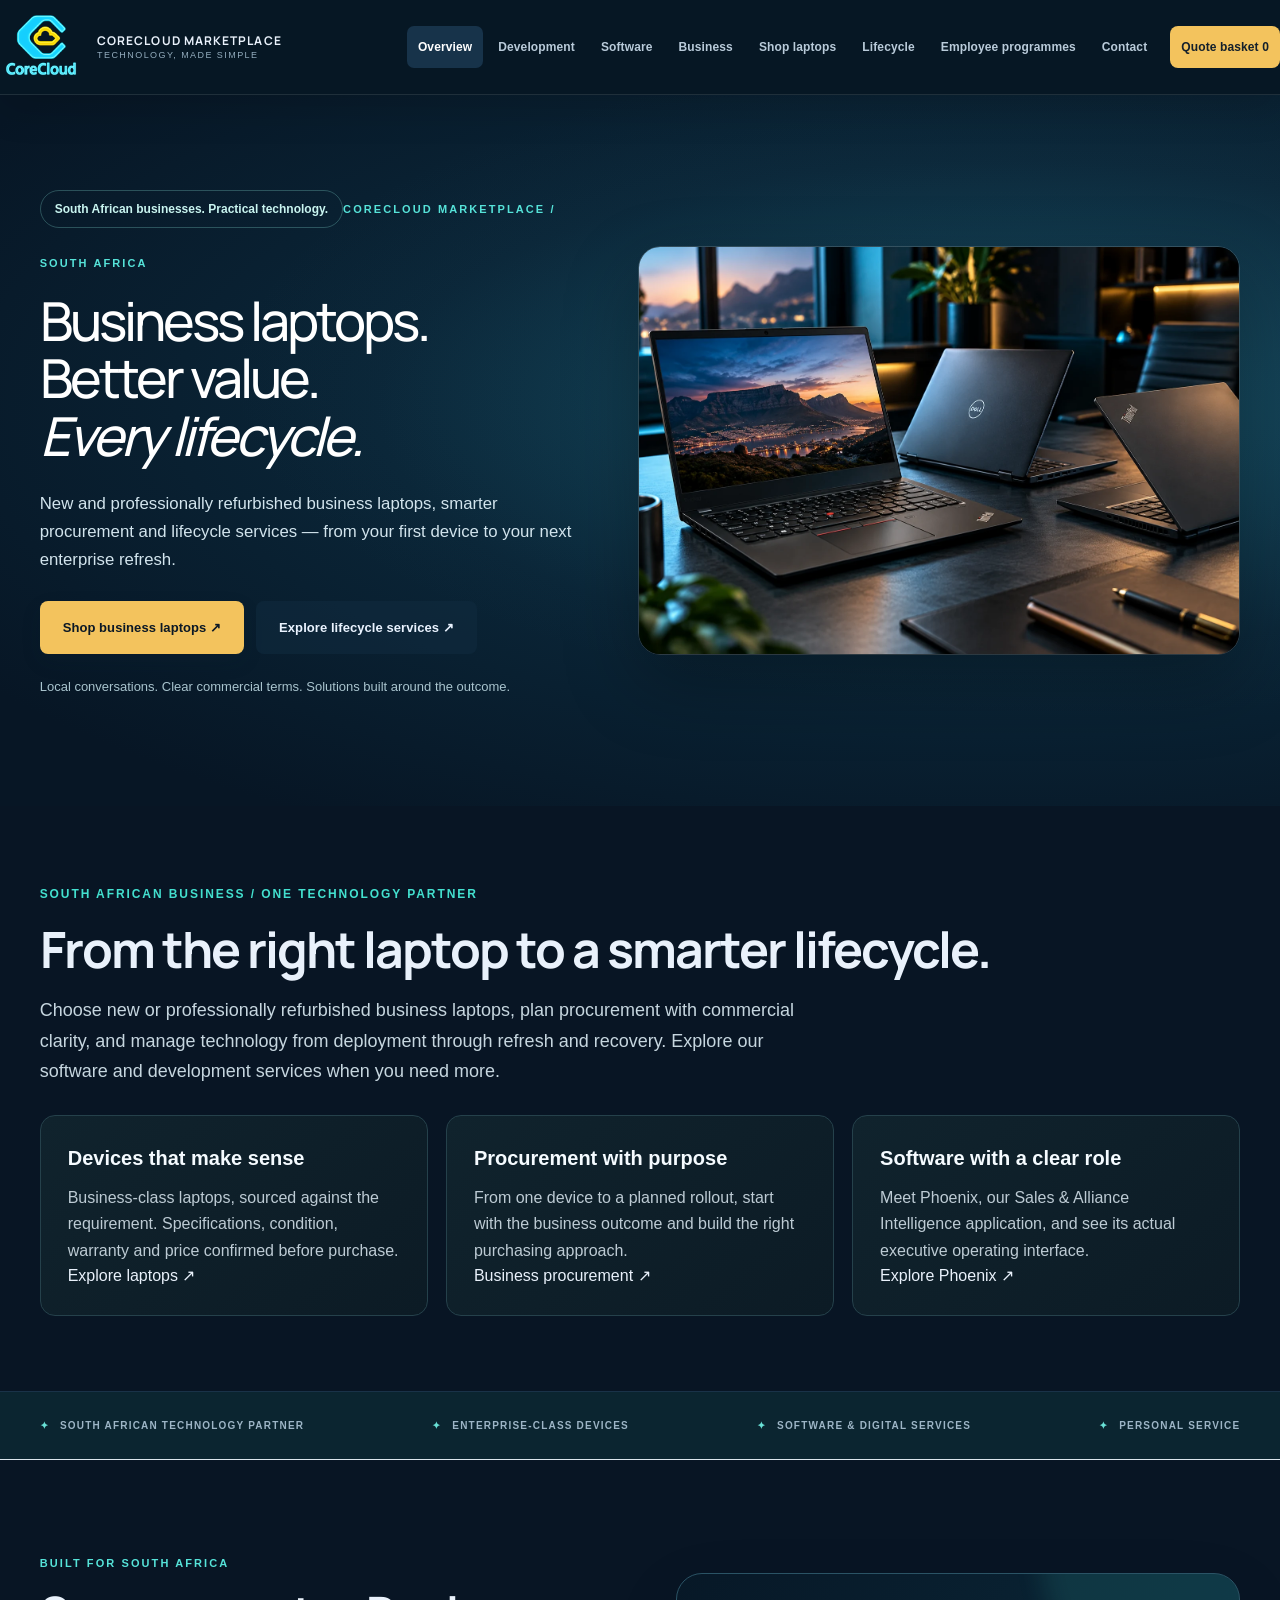
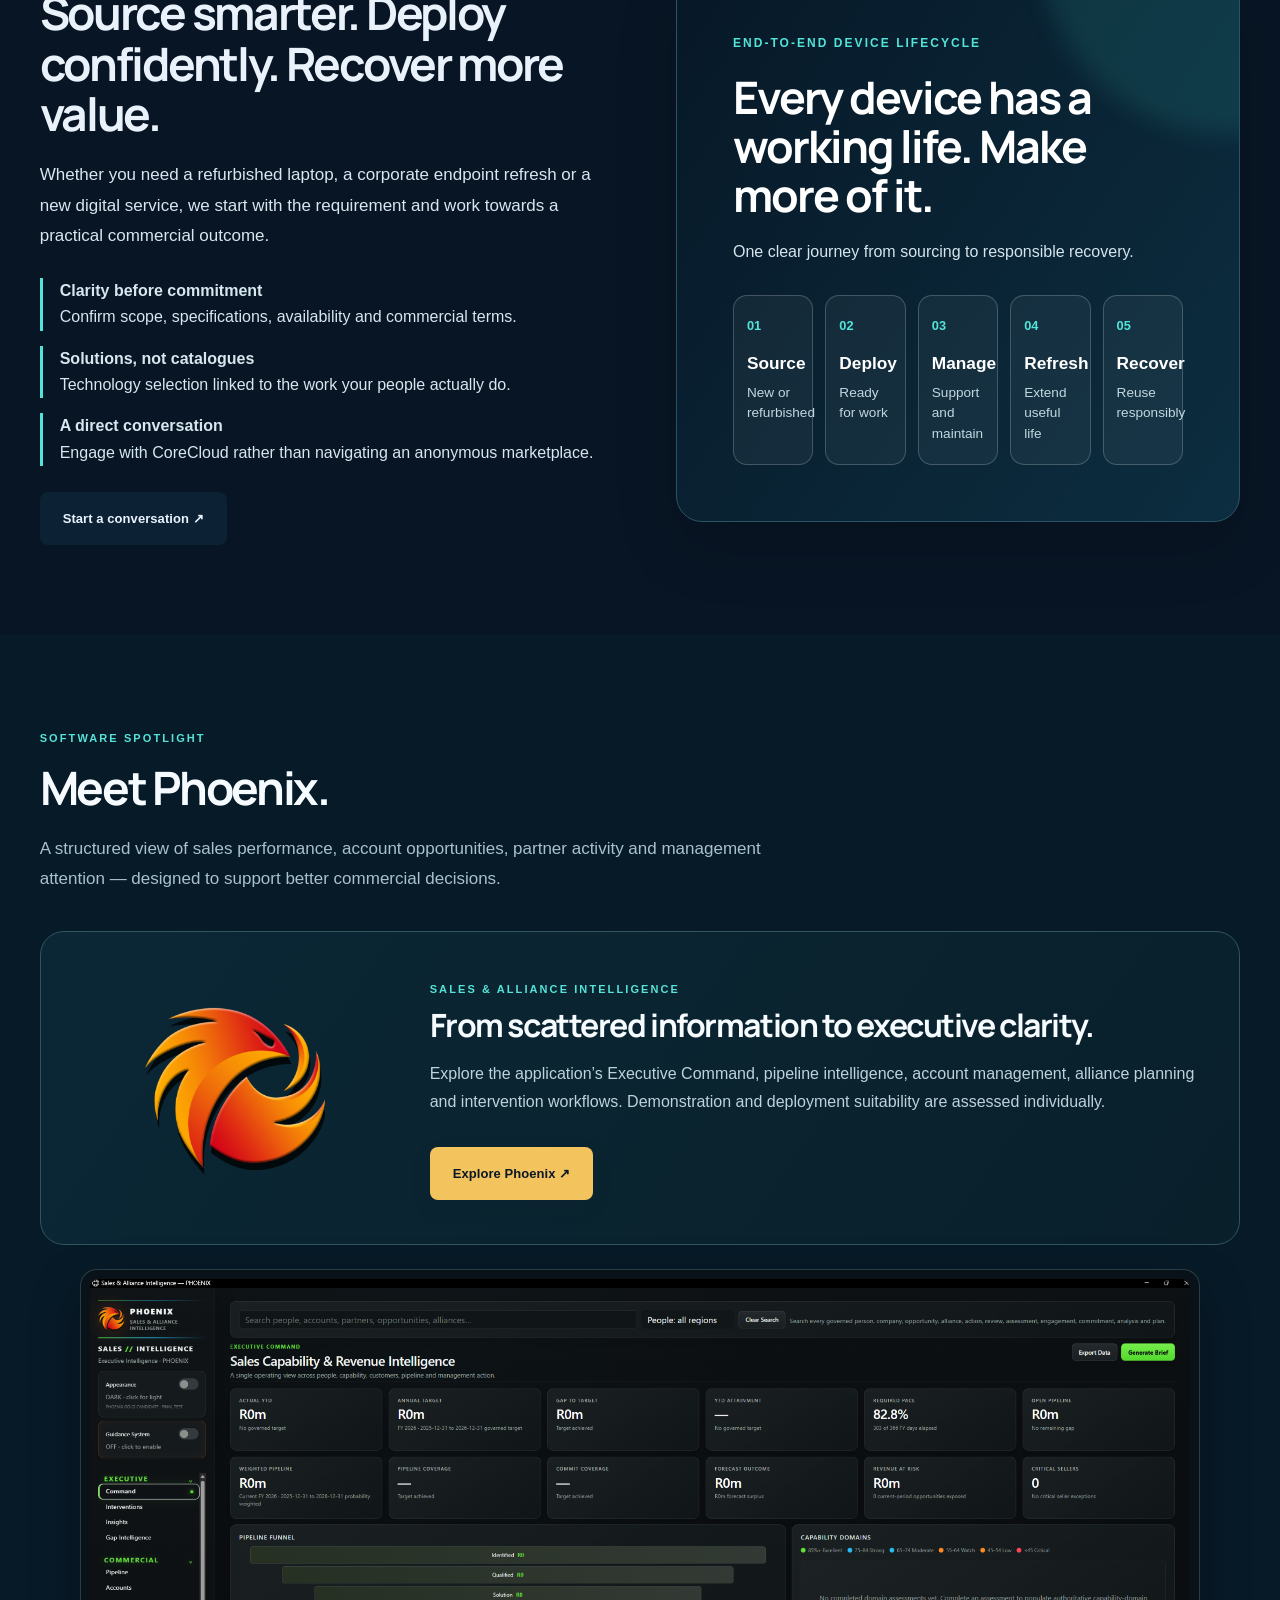
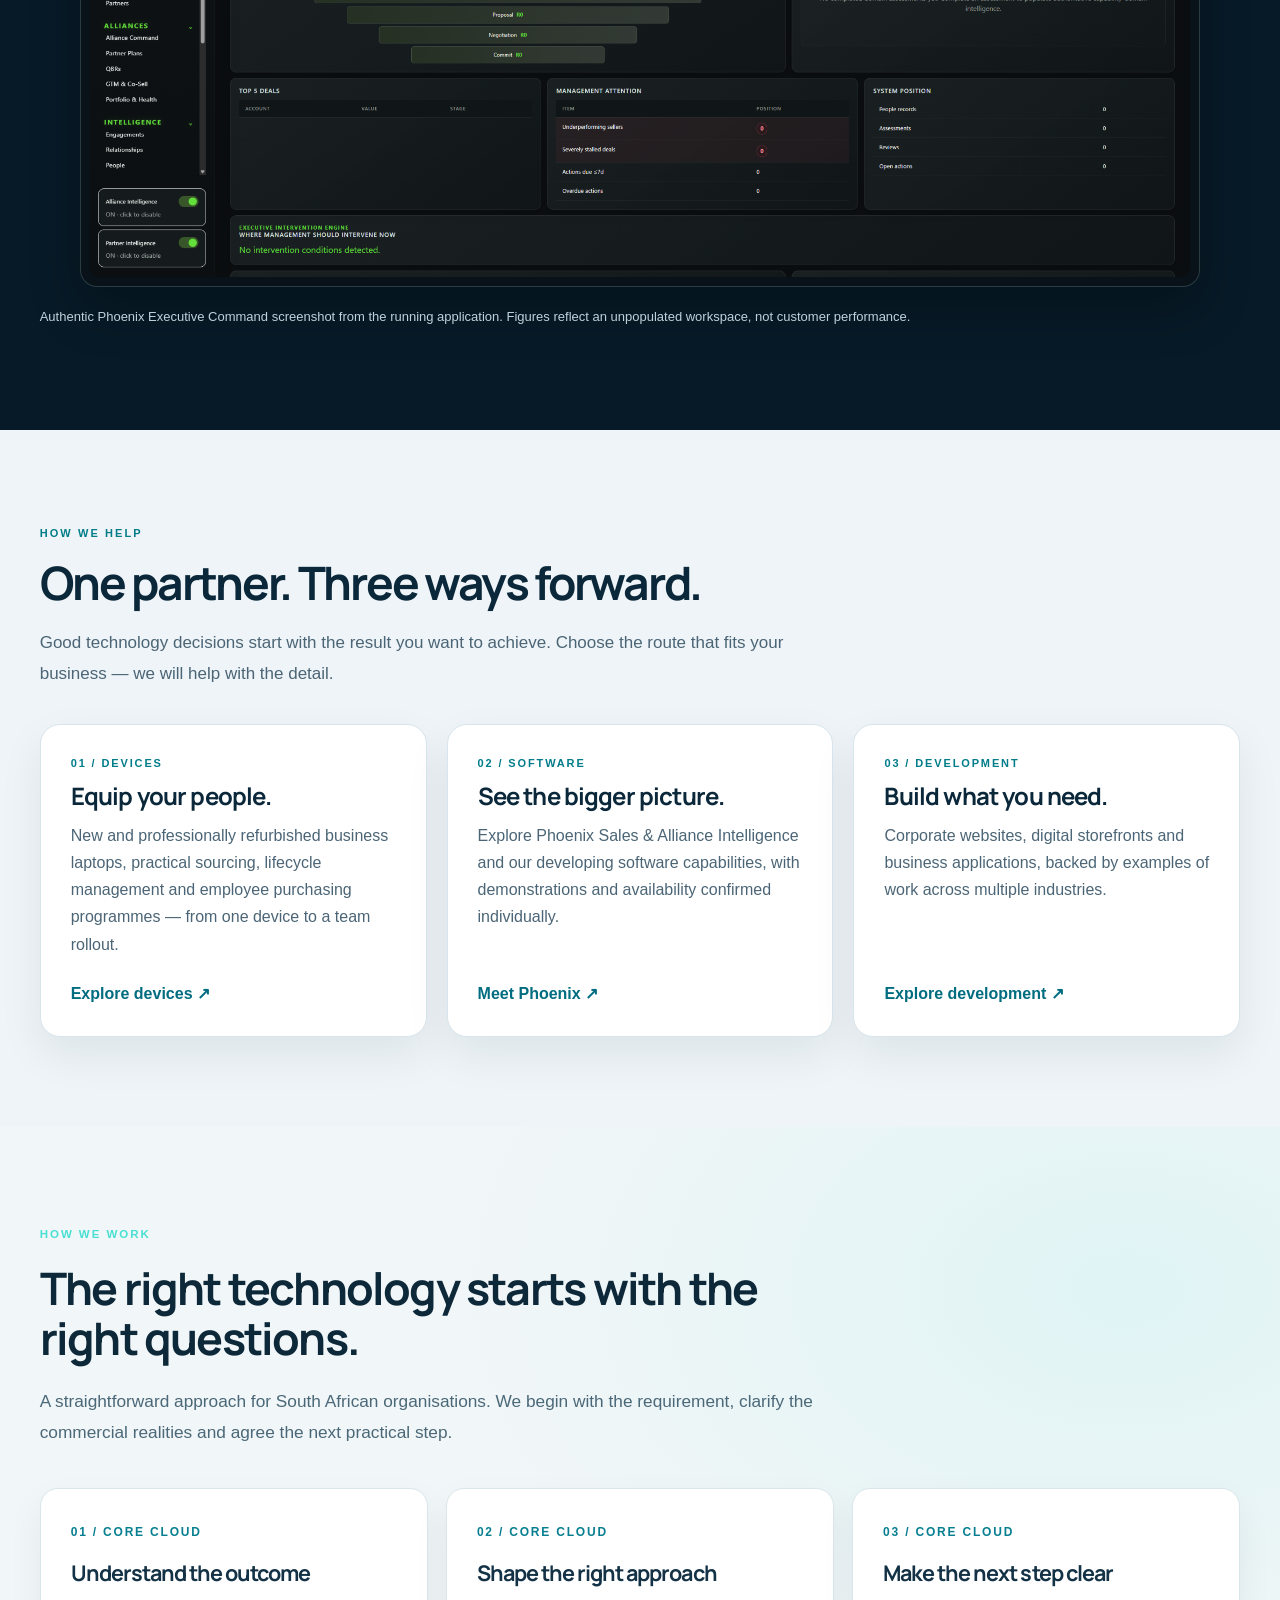
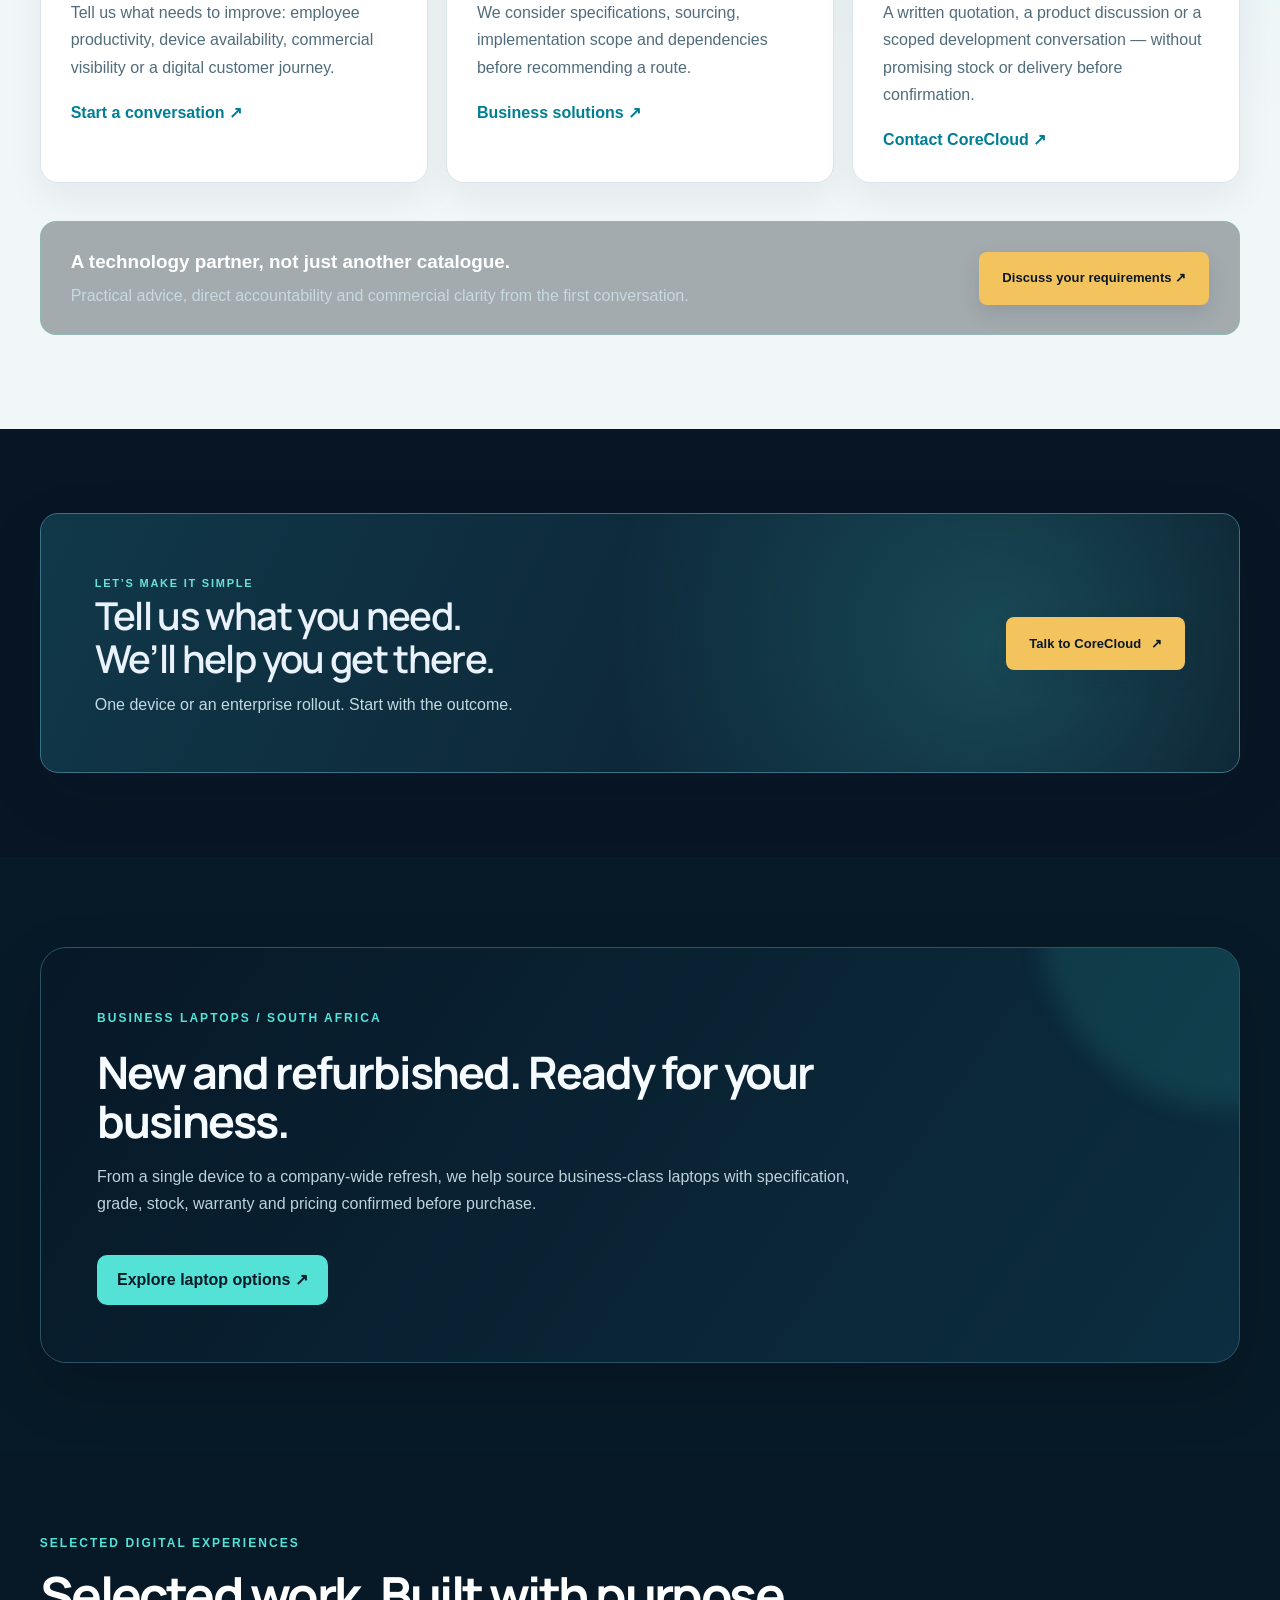
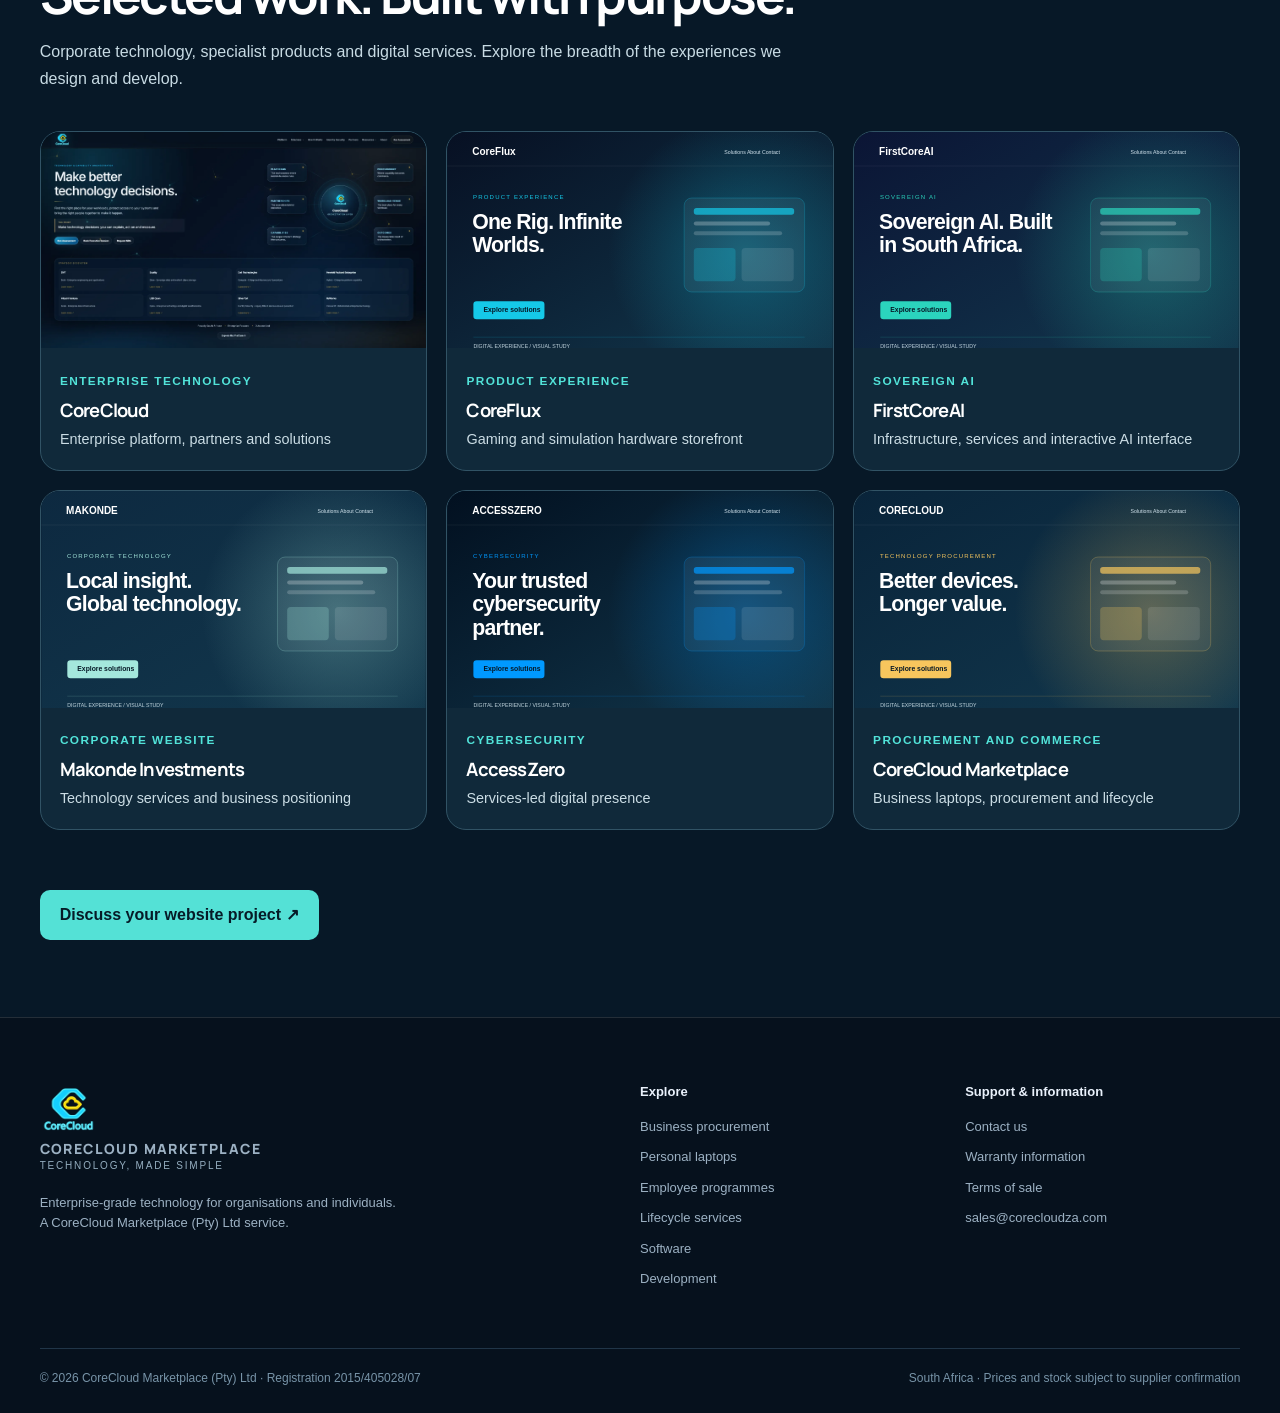
<file: index.html>
<!DOCTYPE html>

<html lang="en-ZA"><head><meta charset="utf-8"/><meta content="width=device-width,initial-scale=1" name="viewport"/><meta content="#071320" name="theme-color"/><title>CoreCloud Marketplace | South African Technology, Software &amp; Business Solutions</title><meta content="New and refurbished laptops in South Africa, lifecycle management, procurement, software and website development. Discover CoreCloud Marketplace and request a tailored quote." name="description"/><link href="assets/images/corecloud-neon-logo.png" rel="icon"/><link href="https://images.unsplash.com" rel="preconnect"/><link href="assets/css/site.css" rel="stylesheet"/></head><body><header class="site-header"><div class="container header-row"><a class="brand" href="index.html"><img alt="CoreCloud logo" src="assets/images/corecloud-neon-logo.png"/><span><b>CORECLOUD MARKETPLACE</b><small>TECHNOLOGY, MADE SIMPLE</small></span></a><button aria-expanded="false" aria-label="Toggle navigation" class="menu-toggle" id="menuToggle">☰ Menu</button><nav aria-label="Main navigation" class="nav" id="mainNav"><a class="active" href="index.html">Overview</a><a href="development.html">Development</a><a href="software.html">Software</a><a class="" href="business.html">Business</a><a class="" href="shop.html">Shop laptops</a><a class="" href="lifecycle.html">Lifecycle</a><a class="" href="employee-programme.html">Employee programmes</a><a class="" href="contact.html">Contact</a><a class="nav-cta" href="cart.html">Quote basket <span id="basketCount">0</span></a></nav></div></header><main><section class="hero rc6-hero" style='--hero-photo:url("assets/images/enterprise-laptops-editorial.webp")'><div class="container hero-grid"><div><div class="sa-pill">South African businesses. Practical technology.</div><span class="sa-eyebrow">CORECLOUD MARKETPLACE / SOUTH AFRICA</span><h1>Business laptops.<br/>Better value.<br/><em>Every lifecycle.</em></h1><p class="lead">New and professionally refurbished business laptops, smarter procurement and lifecycle services — from your first device to your next enterprise refresh.</p><div class="button-row"><a class="btn btn-primary" href="shop.html">Shop business laptops ↗</a><a class="btn btn-secondary" href="lifecycle.html">Explore lifecycle services ↗</a></div><p class="sa-hero-note">Local conversations. Clear commercial terms. Solutions built around the outcome.</p></div><div class="hero-art rc6-photo"><img alt="Lenovo ThinkPad and Dell business laptops on a desk" decoding="async" loading="eager" src="assets/images/enterprise-laptops-editorial.webp"/></div></div></section><section class="rc17-section"><div class="container"><span class="rc17-kicker">South African business / One technology partner</span><h2>From the right laptop to a smarter lifecycle.</h2><p class="rc17-lead">Choose new or professionally refurbished business laptops, plan procurement with commercial clarity, and manage technology from deployment through refresh and recovery. Explore our software and development services when you need more.</p><div class="rc17-grid"><div class="rc17-tile"><strong>Devices that make sense</strong><p>Business-class laptops, sourced against the requirement. Specifications, condition, warranty and price confirmed before purchase.</p><a href="shop.html">Explore laptops ↗</a></div><div class="rc17-tile"><strong>Procurement with purpose</strong><p>From one device to a planned rollout, start with the business outcome and build the right purchasing approach.</p><a href="business.html">Business procurement ↗</a></div><div class="rc17-tile"><strong>Software with a clear role</strong><p>Meet Phoenix, our Sales &amp; Alliance Intelligence application, and see its actual executive operating interface.</p><a href="phoenix.html">Explore Phoenix ↗</a></div></div></div></section><div class="trust-strip"><div class="container trust-inner"><span>SOUTH AFRICAN TECHNOLOGY PARTNER</span><span>ENTERPRISE-CLASS DEVICES</span><span>SOFTWARE &amp; DIGITAL SERVICES</span><span>PERSONAL SERVICE</span></div></div><section class="sa-section"><div class="container sa-feature"><div><span class="sa-eyebrow">BUILT FOR SOUTH AFRICA</span><h2>Source smarter. Deploy confidently. Recover more value.</h2><p class="sa-intro">Whether you need a refurbished laptop, a corporate endpoint refresh or a new digital service, we start with the requirement and work towards a practical commercial outcome.</p><div class="sa-checks"><div class="sa-check"><b>Clarity before commitment</b>Confirm scope, specifications, availability and commercial terms.</div><div class="sa-check"><b>Solutions, not catalogues</b>Technology selection linked to the work your people actually do.</div><div class="sa-check"><b>A direct conversation</b>Engage with CoreCloud rather than navigating an anonymous marketplace.</div></div><a class="btn btn-secondary" href="contact.html">Start a conversation ↗</a></div><div class="rc21-feature"><span class="rc21-kicker">END-TO-END DEVICE LIFECYCLE</span><h2>Every device has a working life. Make more of it.</h2><p>One clear journey from sourcing to responsible recovery.</p><div class="rc21-steps"><div><span>01</span><strong>Source</strong><small>New or refurbished</small></div><div><span>02</span><strong>Deploy</strong><small>Ready for work</small></div><div><span>03</span><strong>Manage</strong><small>Support and maintain</small></div><div><span>04</span><strong>Refresh</strong><small>Extend useful life</small></div><div><span>05</span><strong>Recover</strong><small>Reuse responsibly</small></div></div></div></div></section><section class="sa-section dark"><div class="container"><span class="sa-eyebrow">SOFTWARE SPOTLIGHT</span><h2>Meet Phoenix.</h2><p class="sa-intro">A structured view of sales performance, account opportunities, partner activity and management attention — designed to support better commercial decisions.</p><div class="sa-phoenix-panel"><img alt="Phoenix Sales and Alliance Intelligence product logo" class="rc18-phoenix-mark" loading="lazy" src="assets/images/phoenix-official-mark.png"/><div><span class="sa-eyebrow">SALES &amp; ALLIANCE INTELLIGENCE</span><h3>From scattered information to executive clarity.</h3><p>Explore the application’s Executive Command, pipeline intelligence, account management, alliance planning and intervention workflows. Demonstration and deployment suitability are assessed individually.</p><a class="btn btn-primary" href="phoenix.html">Explore Phoenix ↗</a></div></div><a aria-label="Explore the authentic Phoenix application dashboard" class="rc18-home-preview" href="phoenix.html"><img alt="Authentic Phoenix Executive Command dashboard with pipeline funnel and commercial intelligence panels" decoding="async" loading="lazy" src="assets/images/phoenix-executive-command.png"/></a><p class="sa-note">Authentic Phoenix Executive Command screenshot from the running application. Figures reflect an unpopulated workspace, not customer performance.</p></div></section><section class="sa-section light"><div class="container"><span class="sa-eyebrow">HOW WE HELP</span><h2>One partner. Three ways forward.</h2><p class="sa-intro">Good technology decisions start with the result you want to achieve. Choose the route that fits your business — we will help with the detail.</p><div class="sa-cards"><article class="sa-card"><span class="sa-number">01 / DEVICES</span><h3>Equip your people.</h3><p>New and professionally refurbished business laptops, practical sourcing, lifecycle management and employee purchasing programmes — from one device to a team rollout.</p><a href="shop.html">Explore devices ↗</a></article><article class="sa-card"><span class="sa-number">02 / SOFTWARE</span><h3>See the bigger picture.</h3><p>Explore Phoenix Sales &amp; Alliance Intelligence and our developing software capabilities, with demonstrations and availability confirmed individually.</p><a href="phoenix.html">Meet Phoenix ↗</a></article><article class="sa-card"><span class="sa-number">03 / DEVELOPMENT</span><h3>Build what you need.</h3><p>Corporate websites, digital storefronts and business applications, backed by examples of work across multiple industries.</p><a href="development.html">Explore development ↗</a></article></div></div></section><section class="rc20-depth rc20-light"><div class="container"><span class="rc20-kicker">HOW WE WORK</span><h2>The right technology starts with the right questions.</h2><p class="rc20-lead">A straightforward approach for South African organisations. We begin with the requirement, clarify the commercial realities and agree the next practical step.</p><div class="rc20-grid"><article class="rc20-card"><span class="rc20-index">01 / CORE CLOUD</span><h3>Understand the outcome</h3><p>Tell us what needs to improve: employee productivity, device availability, commercial visibility or a digital customer journey.</p><a href="contact.html">Start a conversation ↗</a></article><article class="rc20-card"><span class="rc20-index">02 / CORE CLOUD</span><h3>Shape the right approach</h3><p>We consider specifications, sourcing, implementation scope and dependencies before recommending a route.</p><a href="business.html">Business solutions ↗</a></article><article class="rc20-card"><span class="rc20-index">03 / CORE CLOUD</span><h3>Make the next step clear</h3><p>A written quotation, a product discussion or a scoped development conversation — without promising stock or delivery before confirmation.</p><a href="contact.html">Contact CoreCloud ↗</a></article></div><div class="rc20-outcome"><div><strong>A technology partner, not just another catalogue.</strong><p>Practical advice, direct accountability and commercial clarity from the first conversation.</p></div><a class="btn btn-primary" href="contact.html">Discuss your requirements ↗</a></div></div></section><section class="section"><div class="container"><div class="cta-panel"><div><span class="eyebrow">LET’S MAKE IT SIMPLE</span><h2>Tell us what you need.<br/>We’ll help you get there.</h2><p>One device or an enterprise rollout. Start with the outcome.</p></div><a class="btn btn-primary" href="contact.html">Talk to CoreCloud <span aria-hidden="true">↗</span></a></div></div></section><section class="sa-section dark"><div class="container"><div class="rc21-feature"><span class="rc21-kicker">BUSINESS LAPTOPS / SOUTH AFRICA</span><h2>New and refurbished. Ready for your business.</h2><p>From a single device to a company-wide refresh, we help source business-class laptops with specification, grade, stock, warranty and pricing confirmed before purchase.</p><a class="rc21-cta" href="shop.html">Explore laptop options ↗</a></div></div></section><section class="rc21-portfolio-section" id="portfolio-home"><div class="container"><span class="rc21-kicker">SELECTED DIGITAL EXPERIENCES</span><h2>Selected work. Built with purpose.</h2><p class="rc21-intro">Corporate technology, specialist products and digital services. Explore the breadth of the experiences we design and develop.</p><div class="rc21-portfolio"><article class="rc21-project"><div class="rc21-project-art"><img alt="CoreCloud website preview" loading="lazy" src="assets/images/portfolio-corecloud.webp"/></div><div class="rc21-project-copy"><small>Enterprise technology</small><h3>CoreCloud</h3><p>Enterprise platform, partners and solutions</p></div></article><article class="rc21-project"><div class="rc21-project-art"><img alt="Illustrative design study for CoreFlux" loading="lazy" src="assets/images/portfolio-study-1.svg"/></div><div class="rc21-project-copy"><small>Product experience</small><h3>CoreFlux</h3><p>Gaming and simulation hardware storefront</p></div></article><article class="rc21-project"><div class="rc21-project-art"><img alt="Illustrative design study for FirstCoreAI" loading="lazy" src="assets/images/portfolio-study-2.svg"/></div><div class="rc21-project-copy"><small>Sovereign AI</small><h3>FirstCoreAI</h3><p>Infrastructure, services and interactive AI interface</p></div></article><article class="rc21-project"><div class="rc21-project-art"><img alt="Illustrative design study for Makonde Investments" loading="lazy" src="assets/images/portfolio-study-3.svg"/></div><div class="rc21-project-copy"><small>Corporate website</small><h3>Makonde Investments</h3><p>Technology services and business positioning</p></div></article><article class="rc21-project"><div class="rc21-project-art"><img alt="Illustrative design study for AccessZero" loading="lazy" src="assets/images/portfolio-study-4.svg"/></div><div class="rc21-project-copy"><small>Cybersecurity</small><h3>AccessZero</h3><p>Services-led digital presence</p></div></article><article class="rc21-project"><div class="rc21-project-art"><img alt="Illustrative design study for CoreCloud Marketplace" loading="lazy" src="assets/images/portfolio-study-5.svg"/></div><div class="rc21-project-copy"><small>Procurement and commerce</small><h3>CoreCloud Marketplace</h3><p>Business laptops, procurement and lifecycle</p></div></article></div><p class="rc21-intro"></p><a class="rc21-cta" href="contact.html">Discuss your website project ↗</a></div></section></main><footer class="footer"><div class="container"><div class="footer-grid"><div><a class="brand" href="index.html"><img alt="" src="assets/images/corecloud-neon-logo.png"/><span><b>CORECLOUD MARKETPLACE</b><small>TECHNOLOGY, MADE SIMPLE</small></span></a><p style="margin-top:20px;max-width:360px">Enterprise-grade technology for organisations and individuals. A CoreCloud Marketplace (Pty) Ltd service.</p></div><div><h4>Explore</h4><a href="business.html">Business procurement</a><a href="shop.html">Personal laptops</a><a href="employee-programme.html">Employee programmes</a><a href="lifecycle.html">Lifecycle services</a><a href="software.html">Software</a><a href="development.html">Development</a></div><div><h4>Support &amp; information</h4><a href="contact.html">Contact us</a><a href="warranty.html">Warranty information</a><a href="terms.html">Terms of sale</a><a href="mailto:sales@corecloudza.com">sales@corecloudza.com</a></div></div><div class="footer-bottom"><span>© 2026 CoreCloud Marketplace (Pty) Ltd · Registration 2015/405028/07</span><span>South Africa · Prices and stock subject to supplier confirmation</span></div></div></footer><script defer="" src="assets/js/rc5.js"></script><script defer="True" src="assets/js/rc6-motion.js"></script></body></html>
</file>
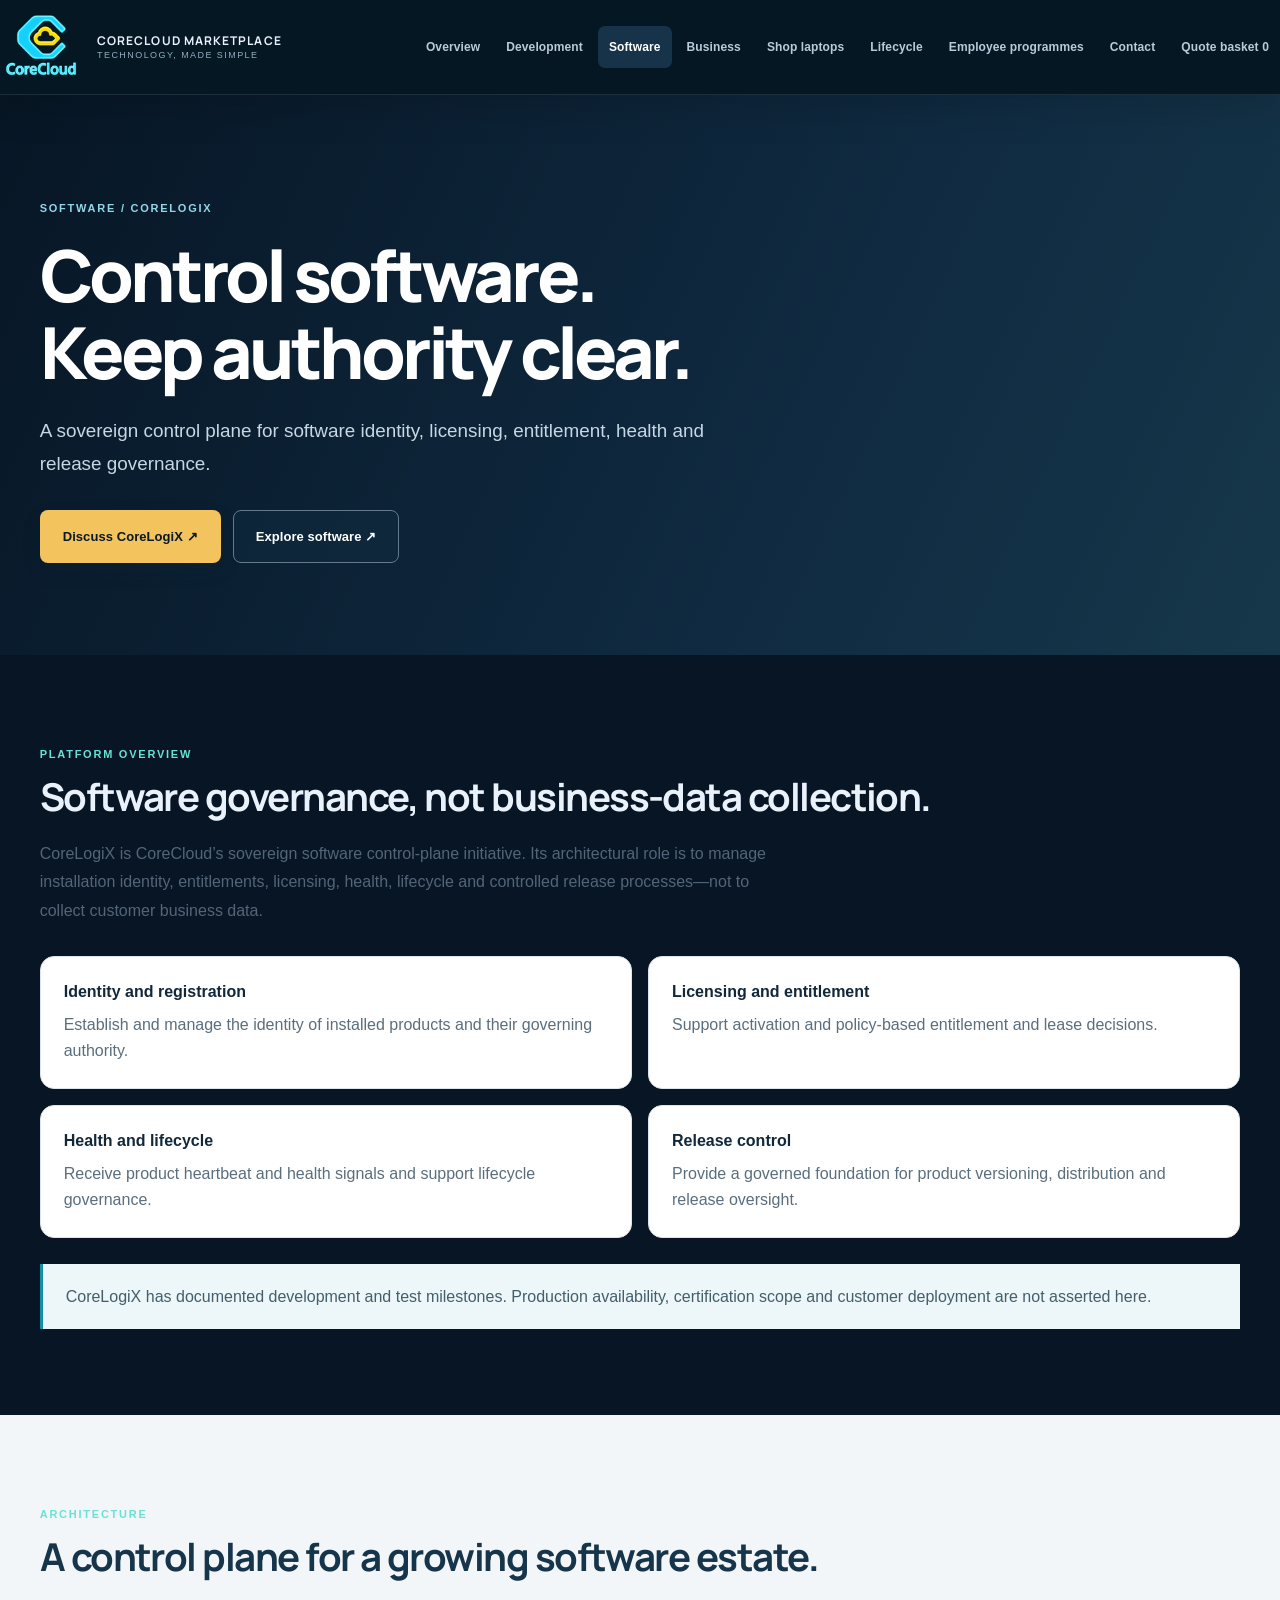
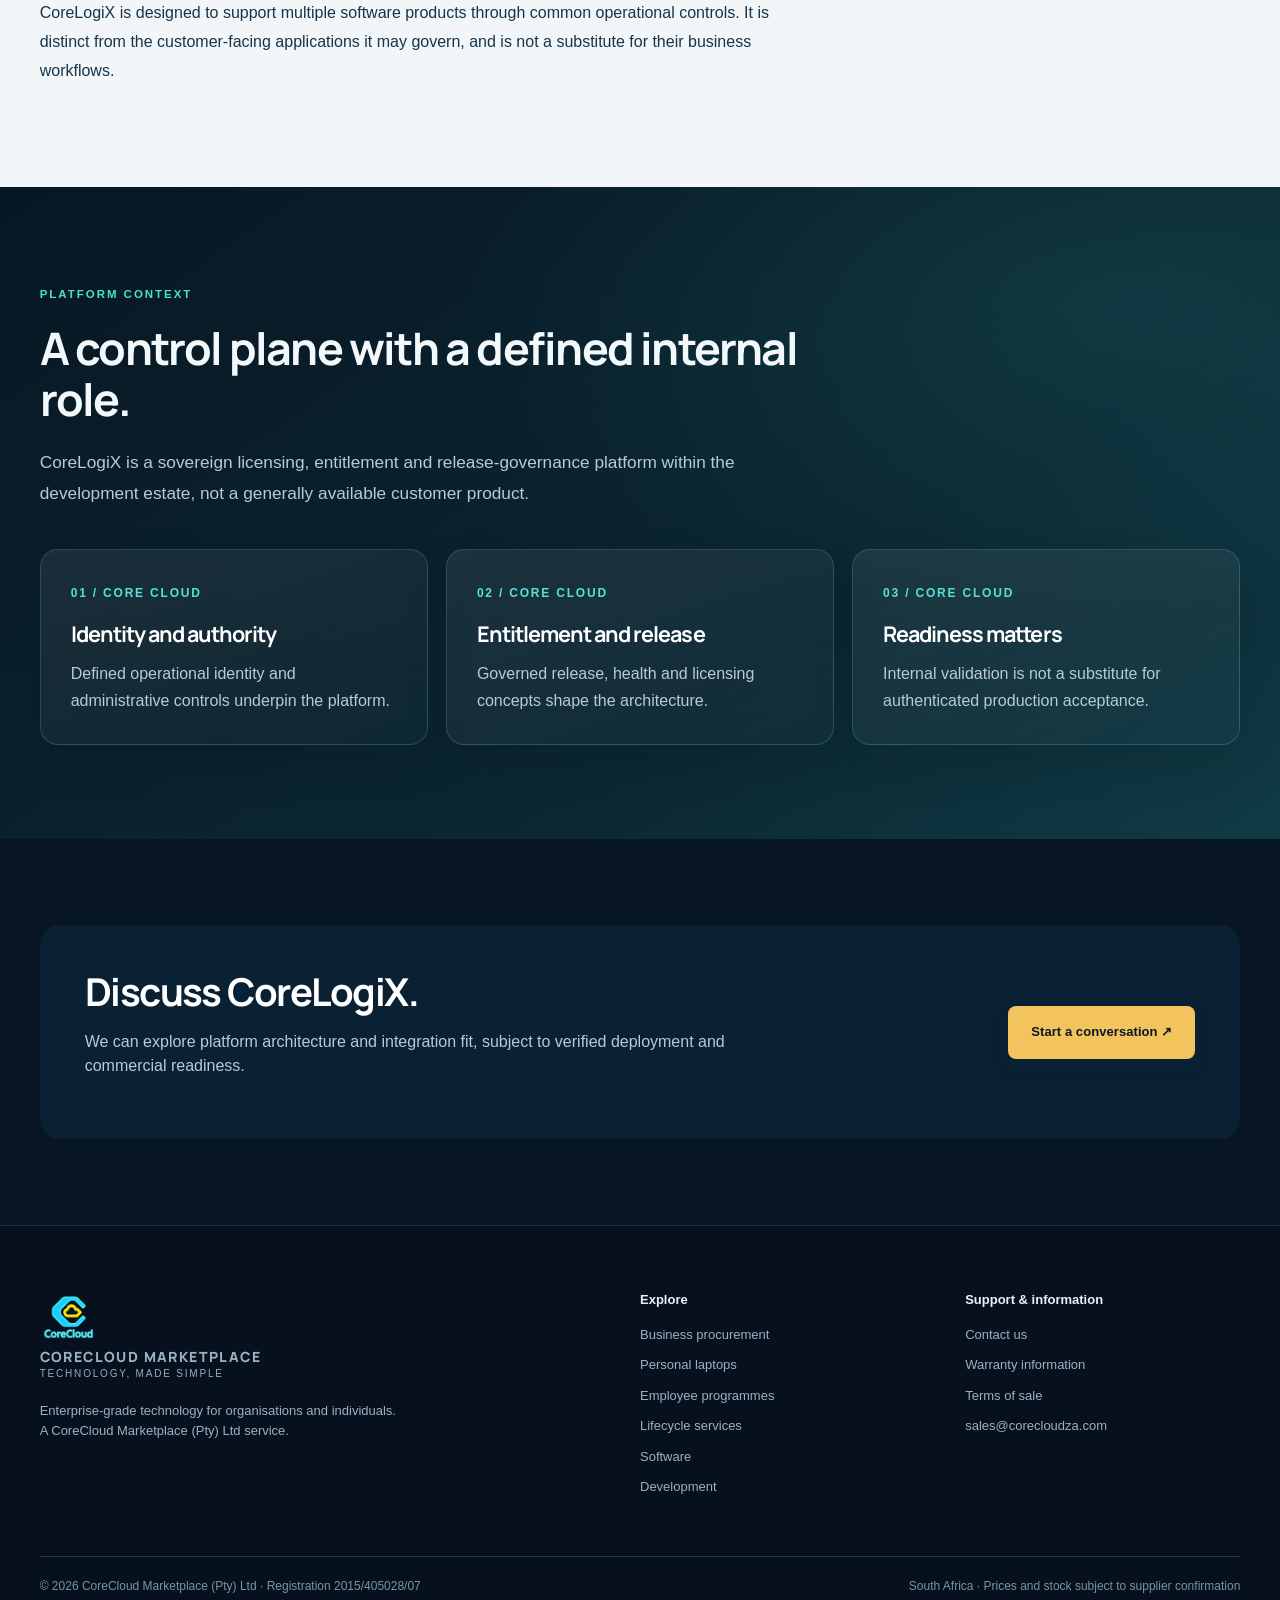
<file: corelogix.html>
<!DOCTYPE html>

<html lang="en-ZA"><head><meta charset="utf-8"/><meta content="width=device-width,initial-scale=1" name="viewport"/><meta content="#071320" name="theme-color"/><title>CoreLogiX — Sovereign Software Control | CoreCloud Marketplace</title><meta content="CoreLogiX is CoreCloud’s sovereign software control-plane initiative." name="description"/><link href="assets/images/corecloud-neon-logo.png" rel="icon"/><link href="https://images.unsplash.com" rel="preconnect"/><link href="assets/css/site.css" rel="stylesheet"/></head><body><header class="site-header"><div class="container header-row"><a class="brand" href="index.html"><img alt="CoreCloud logo" src="assets/images/corecloud-neon-logo.png"/><span><b>CORECLOUD MARKETPLACE</b><small>TECHNOLOGY, MADE SIMPLE</small></span></a><button aria-expanded="false" aria-label="Toggle navigation" class="menu-toggle" id="menuToggle">☰ Menu</button><nav aria-label="Main navigation" class="nav" id="mainNav"><a class="" href="index.html">Overview</a><a class="" href="development.html">Development</a><a class="active" href="software.html">Software</a><a class="" href="business.html">Business</a><a class="" href="shop.html">Shop laptops</a><a class="" href="lifecycle.html">Lifecycle</a><a class="" href="employee-programme.html">Employee programmes</a><a class="" href="contact.html">Contact</a><a class="" href="cart.html">Quote basket <span id="basketCount">0</span></a></nav></div></header><main><section class="software-hero"><div class="container"><span class="eyebrow">SOFTWARE / CORELOGIX</span><h1>Control software.<br/>Keep authority clear.</h1><p>A sovereign control plane for software identity, licensing, entitlement, health and release governance.</p><div class="button-row"><a class="btn btn-primary" href="contact.html">Discuss CoreLogiX ↗</a><a class="btn btn-secondary" href="software.html">Explore software ↗</a></div></div></section><section class="software-section"><div class="container"><span class="eyebrow">PLATFORM OVERVIEW</span><h2>Software governance, not business-data collection.</h2><p class="intro">CoreLogiX is CoreCloud’s sovereign software control-plane initiative. Its architectural role is to manage installation identity, entitlements, licensing, health, lifecycle and controlled release processes—not to collect customer business data.</p><div class="software-list"><div><strong>Identity and registration</strong><p>Establish and manage the identity of installed products and their governing authority.</p></div><div><strong>Licensing and entitlement</strong><p>Support activation and policy-based entitlement and lease decisions.</p></div><div><strong>Health and lifecycle</strong><p>Receive product heartbeat and health signals and support lifecycle governance.</p></div><div><strong>Release control</strong><p>Provide a governed foundation for product versioning, distribution and release oversight.</p></div></div><div class="software-note">CoreLogiX has documented development and test milestones. Production availability, certification scope and customer deployment are not asserted here.</div></div></section><section class="software-section alt"><div class="container"><span class="eyebrow">ARCHITECTURE</span><h2>A control plane for a growing software estate.</h2><p class="intro">CoreLogiX is designed to support multiple software products through common operational controls. It is distinct from the customer-facing applications it may govern, and is not a substitute for their business workflows.</p></div></section><section class="rc20-depth"><div class="container"><span class="rc20-kicker">PLATFORM CONTEXT</span><h2>A control plane with a defined internal role.</h2><p class="rc20-lead">CoreLogiX is a sovereign licensing, entitlement and release-governance platform within the development estate, not a generally available customer product.</p><div class="rc20-grid"><article class="rc20-card"><span class="rc20-index">01 / CORE CLOUD</span><h3>Identity and authority</h3><p>Defined operational identity and administrative controls underpin the platform.</p></article><article class="rc20-card"><span class="rc20-index">02 / CORE CLOUD</span><h3>Entitlement and release</h3><p>Governed release, health and licensing concepts shape the architecture.</p></article><article class="rc20-card"><span class="rc20-index">03 / CORE CLOUD</span><h3>Readiness matters</h3><p>Internal validation is not a substitute for authenticated production acceptance.</p></article></div></div></section><section class="software-section"><div class="container"><div class="software-cta"><div><h2>Discuss CoreLogiX.</h2><p>We can explore platform architecture and integration fit, subject to verified deployment and commercial readiness.</p></div><a class="btn btn-primary" href="contact.html">Start a conversation ↗</a></div></div></section></main><footer class="footer"><div class="container"><div class="footer-grid"><div><a class="brand" href="index.html"><img alt="" src="assets/images/corecloud-neon-logo.png"/><span><b>CORECLOUD MARKETPLACE</b><small>TECHNOLOGY, MADE SIMPLE</small></span></a><p style="margin-top:20px;max-width:360px">Enterprise-grade technology for organisations and individuals. A CoreCloud Marketplace (Pty) Ltd service.</p></div><div><h4>Explore</h4><a href="business.html">Business procurement</a><a href="shop.html">Personal laptops</a><a href="employee-programme.html">Employee programmes</a><a href="lifecycle.html">Lifecycle services</a><a href="software.html">Software</a><a href="development.html">Development</a></div><div><h4>Support &amp; information</h4><a href="contact.html">Contact us</a><a href="warranty.html">Warranty information</a><a href="terms.html">Terms of sale</a><a href="mailto:sales@corecloudza.com">sales@corecloudza.com</a></div></div><div class="footer-bottom"><span>© 2026 CoreCloud Marketplace (Pty) Ltd · Registration 2015/405028/07</span><span>South Africa · Prices and stock subject to supplier confirmation</span></div></div></footer><script defer="" src="assets/js/rc5.js"></script></body></html>
</file>
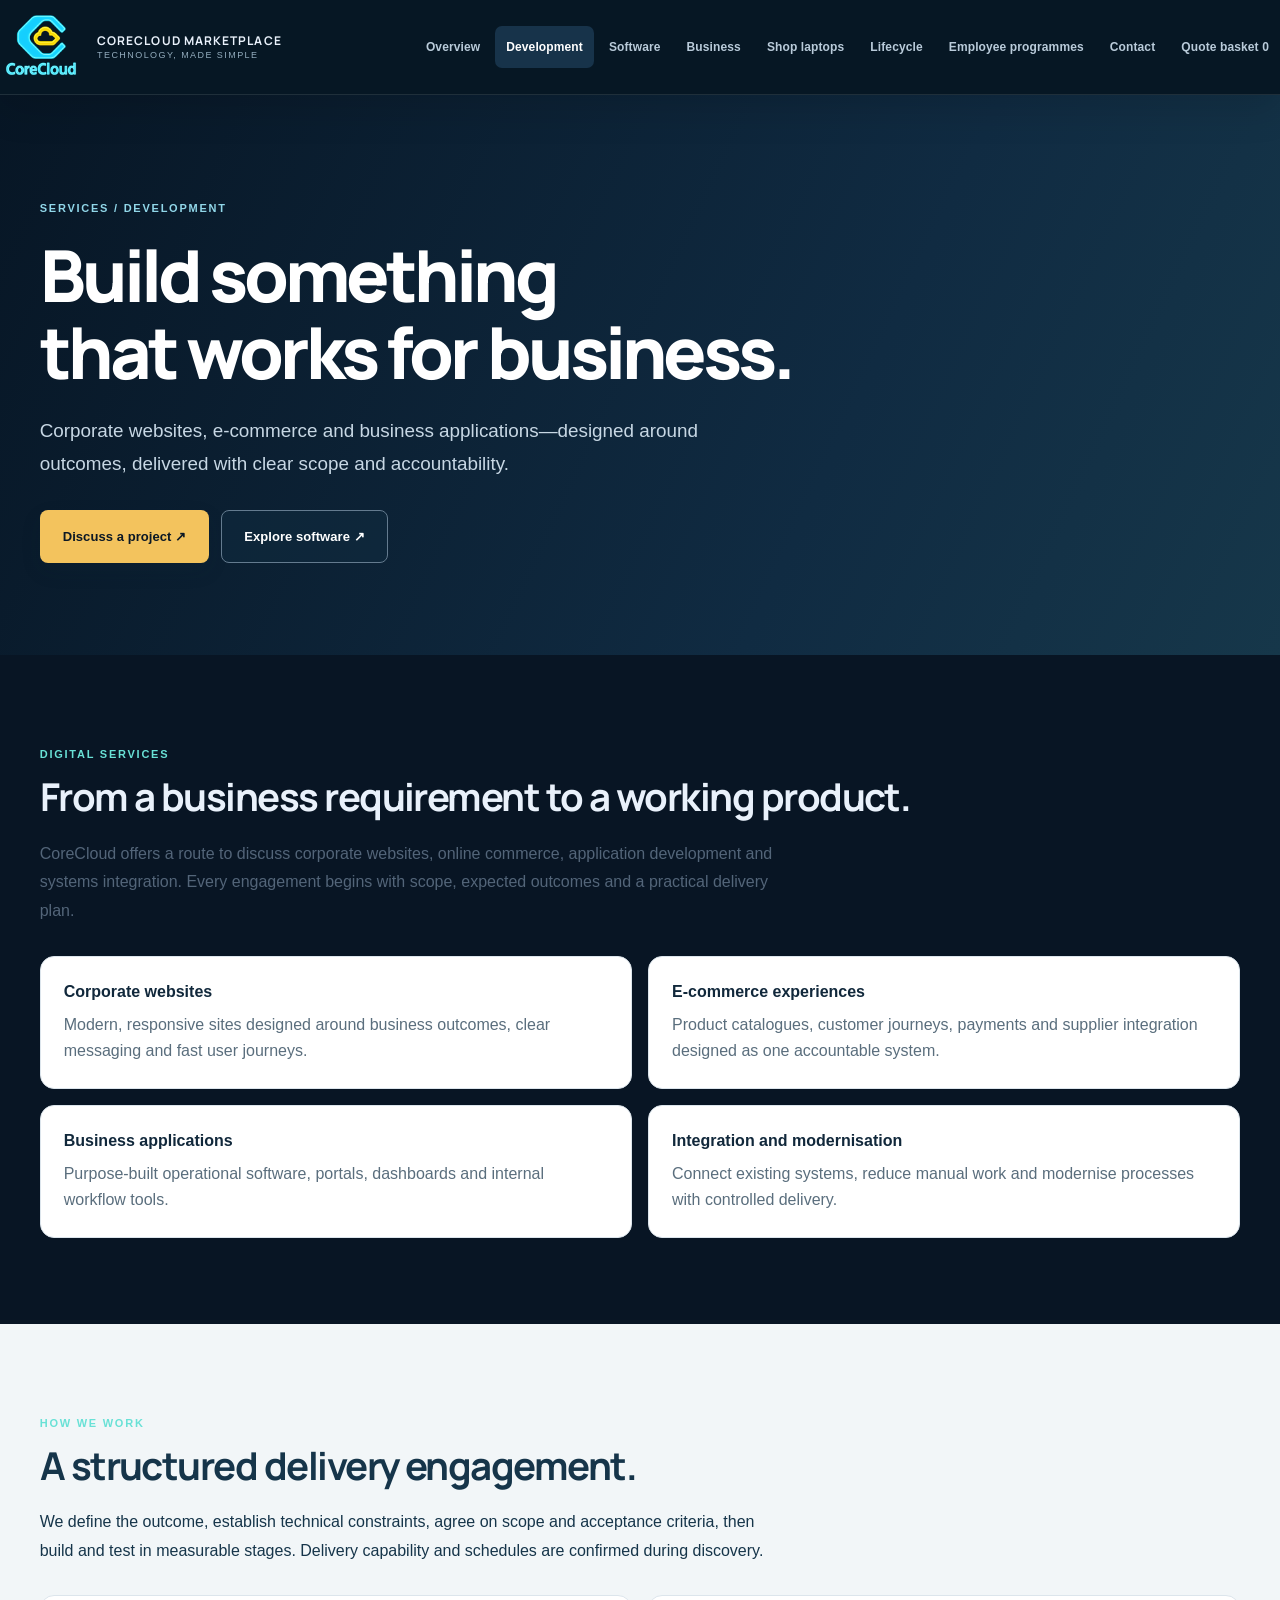
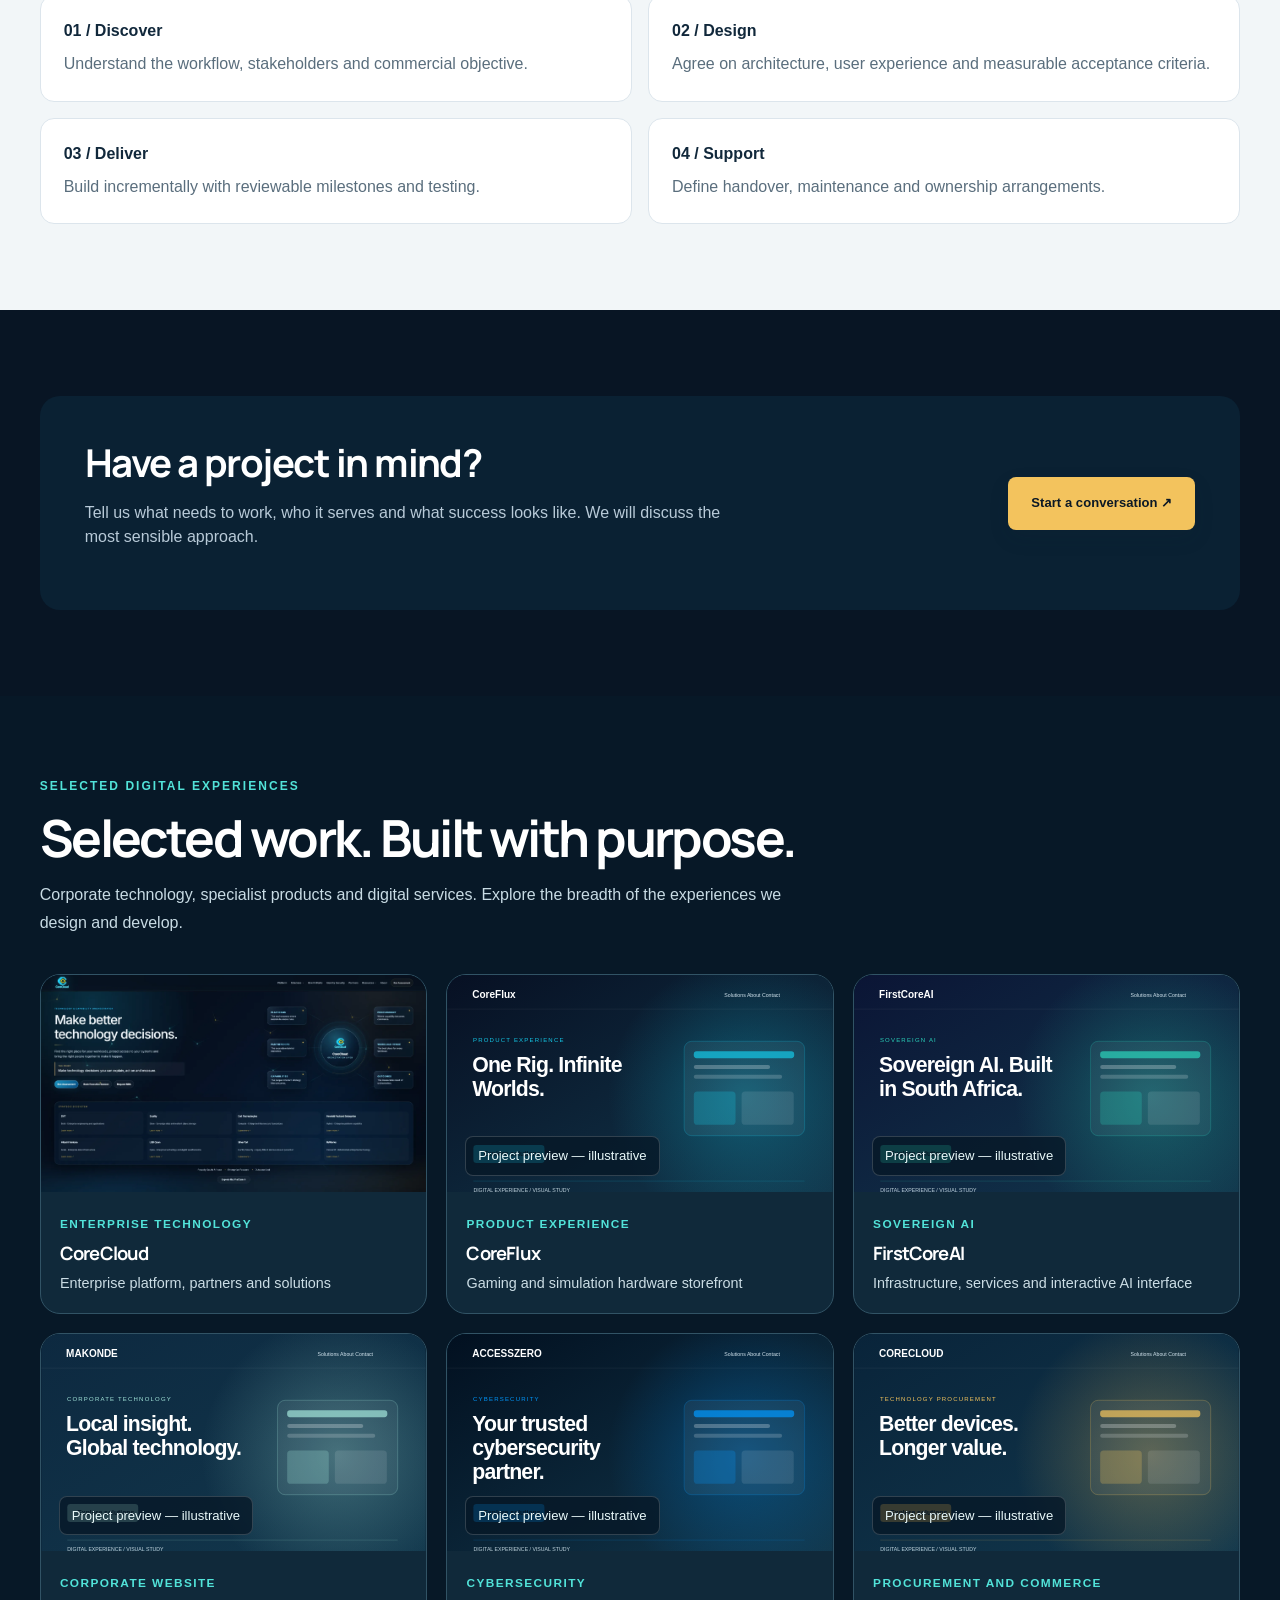
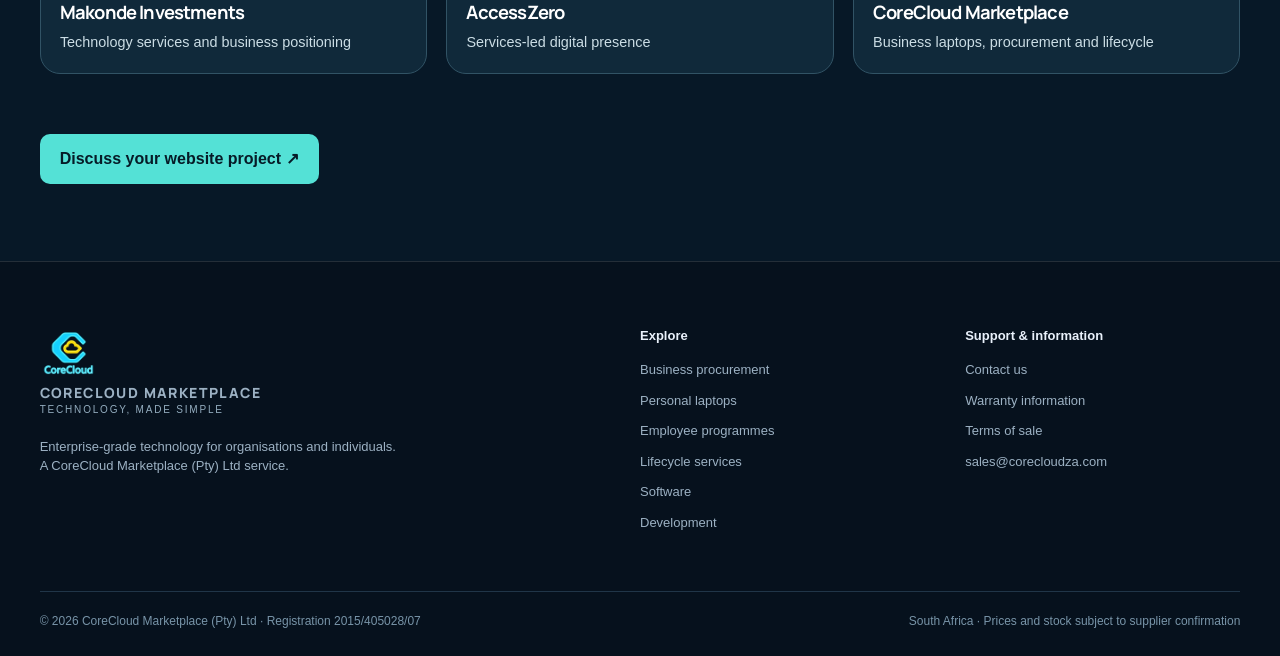
<file: development.html>
<!DOCTYPE html>

<html lang="en-ZA"><head><meta charset="utf-8"/><meta content="width=device-width,initial-scale=1" name="viewport"/><meta content="#071320" name="theme-color"/><title>Web &amp; Application Development | CoreCloud Marketplace</title><meta content="Explore corporate websites, e-commerce, digital experiences and business application development by CoreCloud Marketplace." name="description"/><link href="assets/images/corecloud-neon-logo.png" rel="icon"/><link href="https://images.unsplash.com" rel="preconnect"/><link href="assets/css/site.css" rel="stylesheet"/></head><body><header class="site-header"><div class="container header-row"><a class="brand" href="index.html"><img alt="CoreCloud logo" src="assets/images/corecloud-neon-logo.png"/><span><b>CORECLOUD MARKETPLACE</b><small>TECHNOLOGY, MADE SIMPLE</small></span></a><button aria-expanded="false" aria-label="Toggle navigation" class="menu-toggle" id="menuToggle">☰ Menu</button><nav aria-label="Main navigation" class="nav" id="mainNav"><a class="" href="index.html">Overview</a><a class="active" href="development.html">Development</a><a class="" href="software.html">Software</a><a class="" href="business.html">Business</a><a class="" href="shop.html">Shop laptops</a><a class="" href="lifecycle.html">Lifecycle</a><a class="" href="employee-programme.html">Employee programmes</a><a class="" href="contact.html">Contact</a><a class="" href="cart.html">Quote basket <span id="basketCount">0</span></a></nav></div></header><main><section class="software-hero"><div class="container"><span class="eyebrow">SERVICES / DEVELOPMENT</span><h1>Build something<br/>that works for business.</h1><p>Corporate websites, e-commerce and business applications—designed around outcomes, delivered with clear scope and accountability.</p><div class="button-row"><a class="btn btn-primary" href="contact.html">Discuss a project ↗</a><a class="btn btn-secondary" href="software.html">Explore software ↗</a></div></div></section><section class="software-section"><div class="container"><span class="eyebrow">DIGITAL SERVICES</span><h2>From a business requirement to a working product.</h2><p class="intro">CoreCloud offers a route to discuss corporate websites, online commerce, application development and systems integration. Every engagement begins with scope, expected outcomes and a practical delivery plan.</p><div class="software-list"><div><strong>Corporate websites</strong><p>Modern, responsive sites designed around business outcomes, clear messaging and fast user journeys.</p></div><div><strong>E-commerce experiences</strong><p>Product catalogues, customer journeys, payments and supplier integration designed as one accountable system.</p></div><div><strong>Business applications</strong><p>Purpose-built operational software, portals, dashboards and internal workflow tools.</p></div><div><strong>Integration and modernisation</strong><p>Connect existing systems, reduce manual work and modernise processes with controlled delivery.</p></div></div></div></section><section class="software-section alt"><div class="container"><span class="eyebrow">HOW WE WORK</span><h2>A structured delivery engagement.</h2><p class="intro">We define the outcome, establish technical constraints, agree on scope and acceptance criteria, then build and test in measurable stages. Delivery capability and schedules are confirmed during discovery.</p><div class="software-list"><div><strong>01 / Discover</strong><p>Understand the workflow, stakeholders and commercial objective.</p></div><div><strong>02 / Design</strong><p>Agree on architecture, user experience and measurable acceptance criteria.</p></div><div><strong>03 / Deliver</strong><p>Build incrementally with reviewable milestones and testing.</p></div><div><strong>04 / Support</strong><p>Define handover, maintenance and ownership arrangements.</p></div></div></div></section><section class="software-section"><div class="container"><div class="software-cta"><div><h2>Have a project in mind?</h2><p>Tell us what needs to work, who it serves and what success looks like. We will discuss the most sensible approach.</p></div><a class="btn btn-primary" href="contact.html">Start a conversation ↗</a></div></div></section><section class="rc21-portfolio-section" id="portfolio"><div class="container"><span class="rc21-kicker">SELECTED DIGITAL EXPERIENCES</span><h2>Selected work. Built with purpose.</h2><p class="rc21-intro">Corporate technology, specialist products and digital services. Explore the breadth of the experiences we design and develop.</p><div class="rc21-portfolio"><article class="rc21-project"><div class="rc21-project-art"><img alt="CoreCloud website preview" loading="lazy" src="assets/images/portfolio-corecloud.webp"/></div><div class="rc21-project-copy"><small>Enterprise technology</small><h3>CoreCloud</h3><p>Enterprise platform, partners and solutions</p></div></article><article class="rc21-project"><div class="rc21-project-art"><img alt="Conceptual visual for CoreFlux; actual website screenshot pending" loading="lazy" src="assets/images/portfolio-study-1.svg"/><span class="preview-label">Project preview — illustrative</span></div><div class="rc21-project-copy"><small>Product experience</small><h3>CoreFlux</h3><p>Gaming and simulation hardware storefront</p></div></article><article class="rc21-project"><div class="rc21-project-art"><img alt="Conceptual visual for FirstCoreAI; actual website screenshot pending" loading="lazy" src="assets/images/portfolio-study-2.svg"/><span class="preview-label">Project preview — illustrative</span></div><div class="rc21-project-copy"><small>Sovereign AI</small><h3>FirstCoreAI</h3><p>Infrastructure, services and interactive AI interface</p></div></article><article class="rc21-project"><div class="rc21-project-art"><img alt="Conceptual visual for Makonde Investments; actual website screenshot pending" loading="lazy" src="assets/images/portfolio-study-3.svg"/><span class="preview-label">Project preview — illustrative</span></div><div class="rc21-project-copy"><small>Corporate website</small><h3>Makonde Investments</h3><p>Technology services and business positioning</p></div></article><article class="rc21-project"><div class="rc21-project-art"><img alt="Conceptual visual for AccessZero; actual website screenshot pending" loading="lazy" src="assets/images/portfolio-study-4.svg"/><span class="preview-label">Project preview — illustrative</span></div><div class="rc21-project-copy"><small>Cybersecurity</small><h3>AccessZero</h3><p>Services-led digital presence</p></div></article><article class="rc21-project"><div class="rc21-project-art"><img alt="Conceptual visual for CoreCloud Marketplace; actual website screenshot pending" loading="lazy" src="assets/images/portfolio-study-5.svg"/><span class="preview-label">Project preview — illustrative</span></div><div class="rc21-project-copy"><small>Procurement and commerce</small><h3>CoreCloud Marketplace</h3><p>Business laptops, procurement and lifecycle</p></div></article></div><a class="rc21-cta" href="contact.html">Discuss your website project ↗</a></div></section></main><footer class="footer"><div class="container"><div class="footer-grid"><div><a class="brand" href="index.html"><img alt="" src="assets/images/corecloud-neon-logo.png"/><span><b>CORECLOUD MARKETPLACE</b><small>TECHNOLOGY, MADE SIMPLE</small></span></a><p style="margin-top:20px;max-width:360px">Enterprise-grade technology for organisations and individuals. A CoreCloud Marketplace (Pty) Ltd service.</p></div><div><h4>Explore</h4><a href="business.html">Business procurement</a><a href="shop.html">Personal laptops</a><a href="employee-programme.html">Employee programmes</a><a href="lifecycle.html">Lifecycle services</a><a href="software.html">Software</a><a href="development.html">Development</a></div><div><h4>Support &amp; information</h4><a href="contact.html">Contact us</a><a href="warranty.html">Warranty information</a><a href="terms.html">Terms of sale</a><a href="mailto:sales@corecloudza.com">sales@corecloudza.com</a></div></div><div class="footer-bottom"><span>© 2026 CoreCloud Marketplace (Pty) Ltd · Registration 2015/405028/07</span><span>South Africa · Prices and stock subject to supplier confirmation</span></div></div></footer><script defer="" src="assets/js/rc5.js"></script></body></html>
</file>
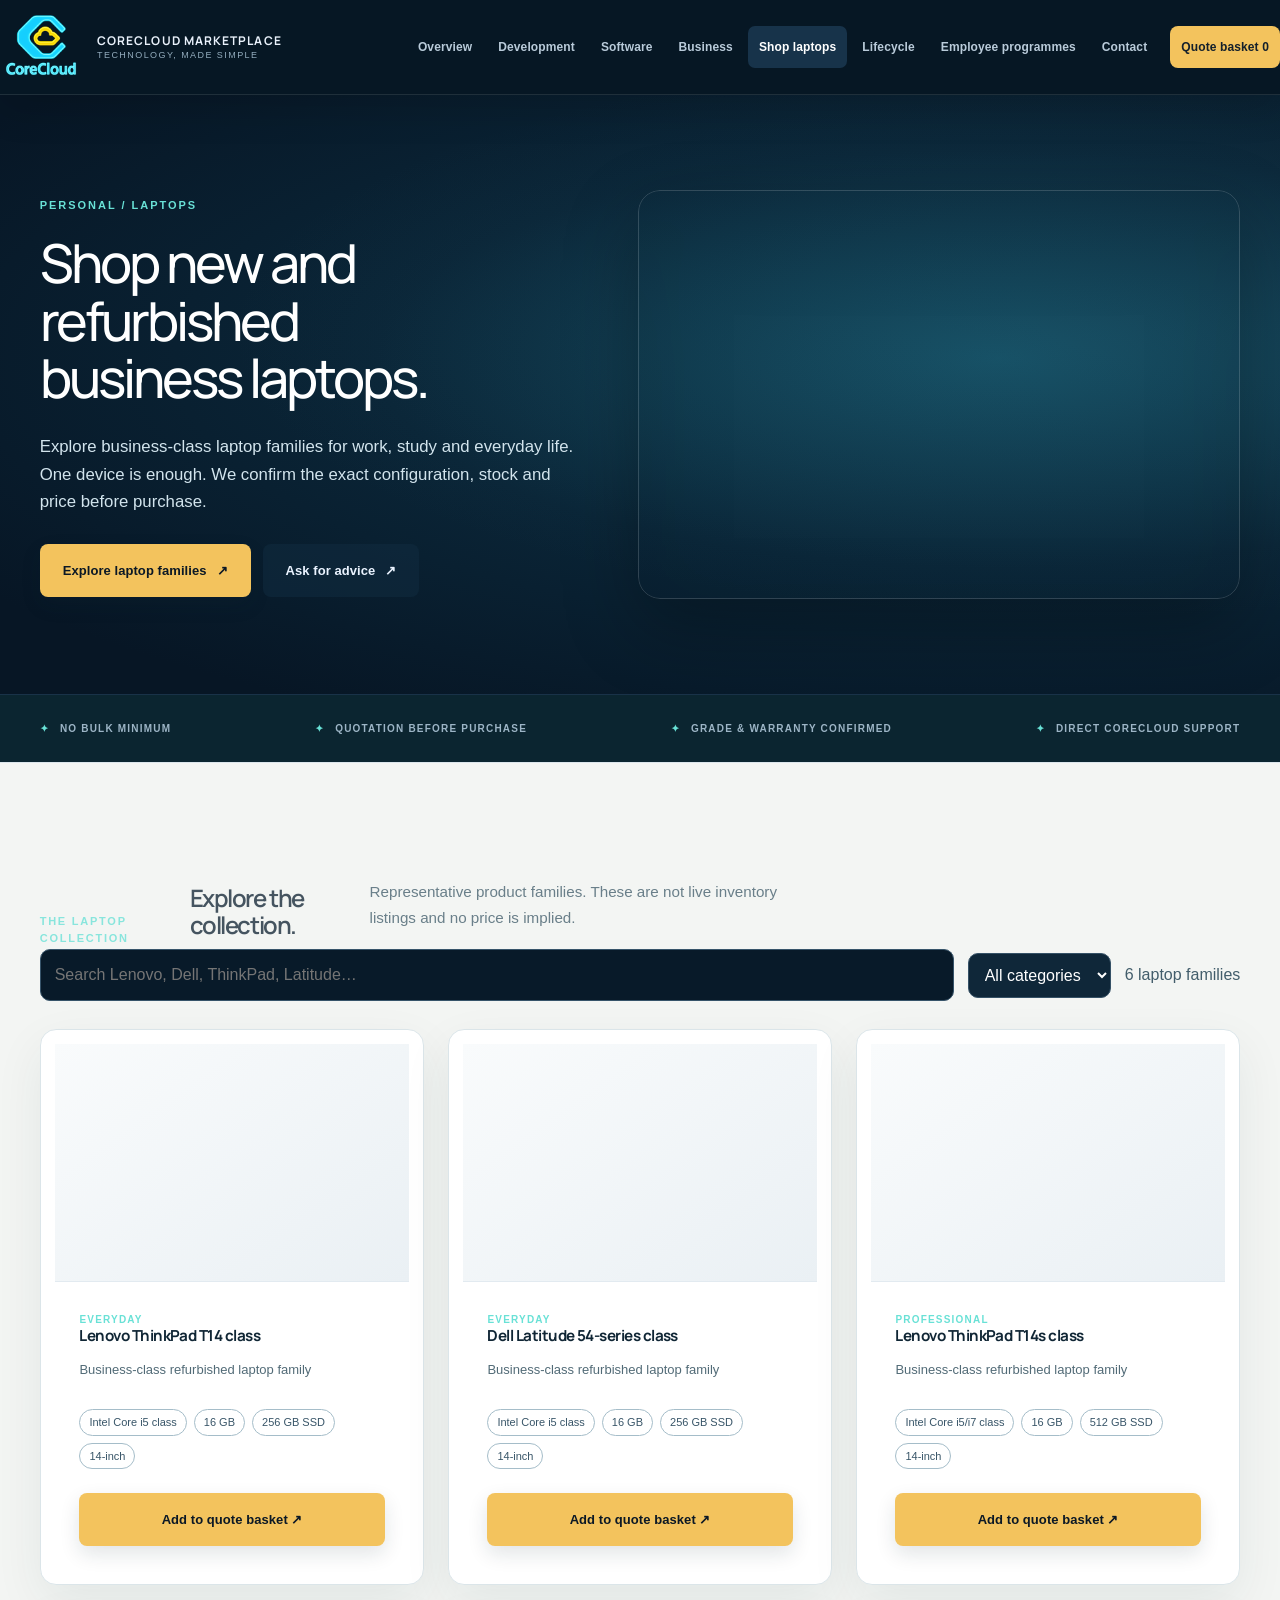
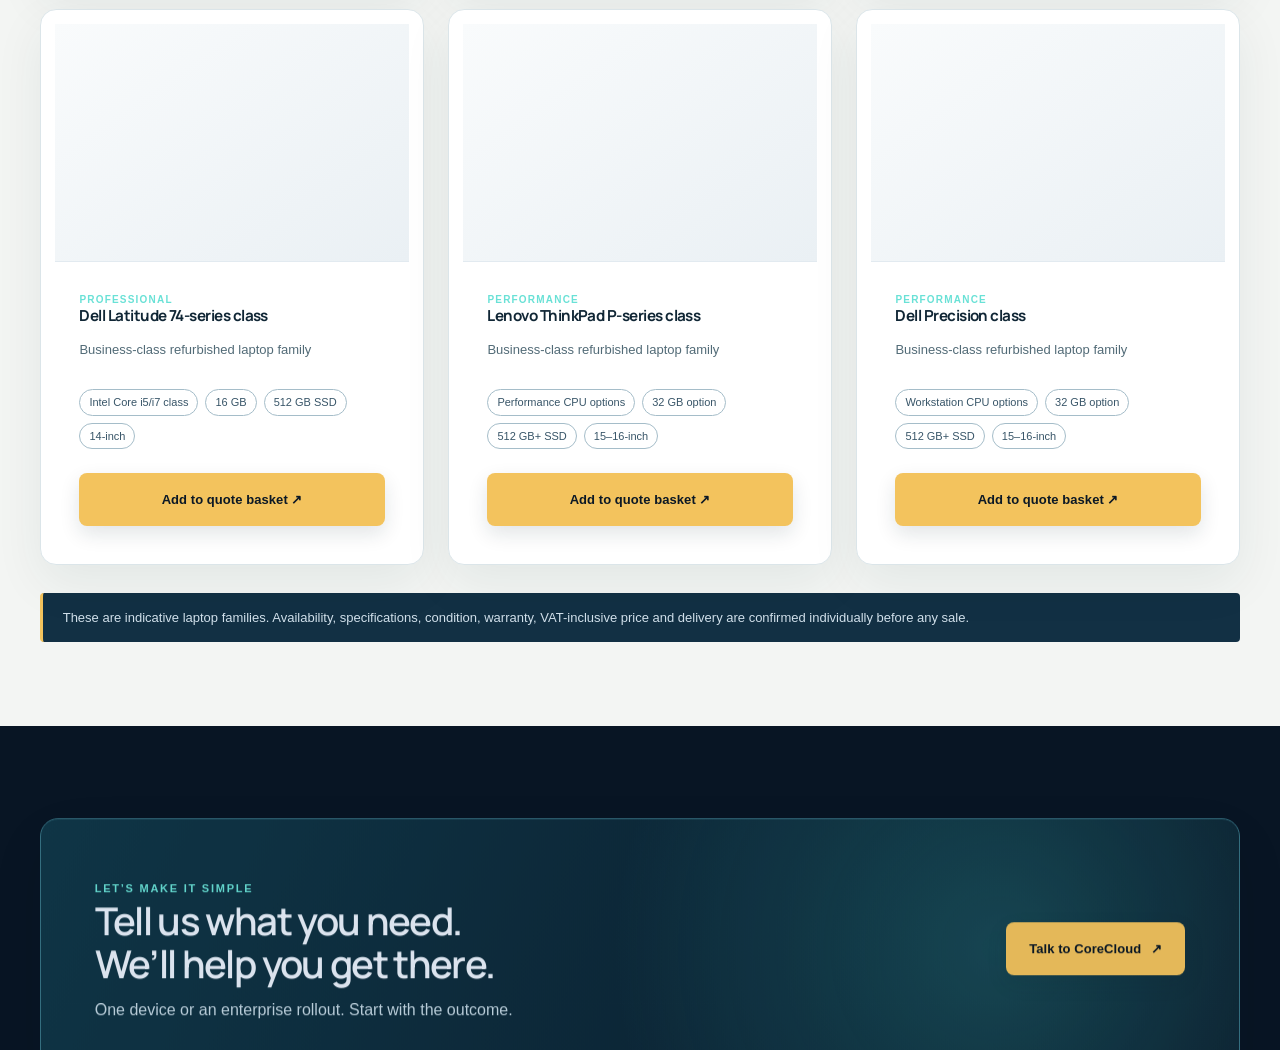
<file: employee-purchase.html>
<!DOCTYPE html>

<html lang="en"><head><meta charset="utf-8"/><meta content="width=device-width,initial-scale=1" name="viewport"/><meta content="0;url=shop.html" http-equiv="refresh"/><title>Shop laptops | CoreCloud Marketplace</title><link href="https://www.corecloud-marketplace.com/shop.html" rel="canonical"/><link href="assets/css/site.css" rel="stylesheet"/></head><body><p>Our laptop catalogue has moved to <a href="shop.html">Shop laptops</a>.</p></body></html>
</file>
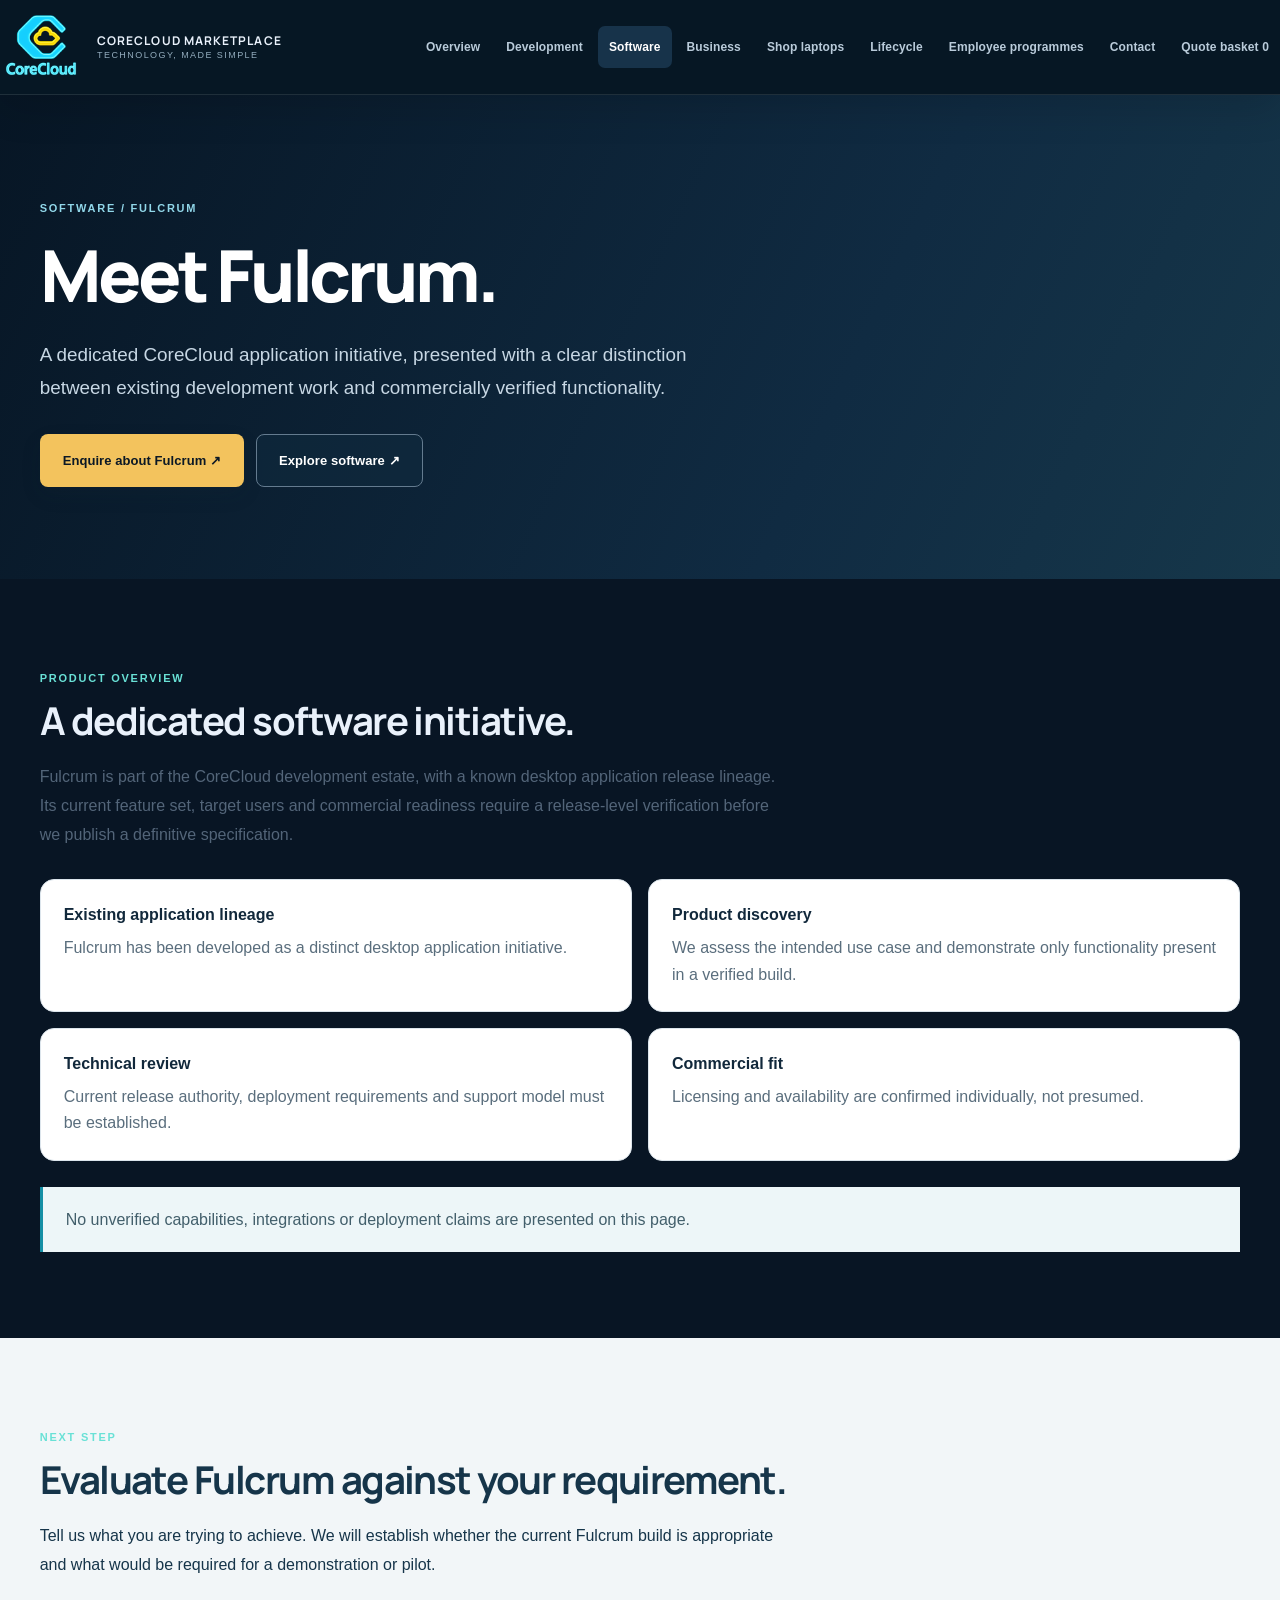
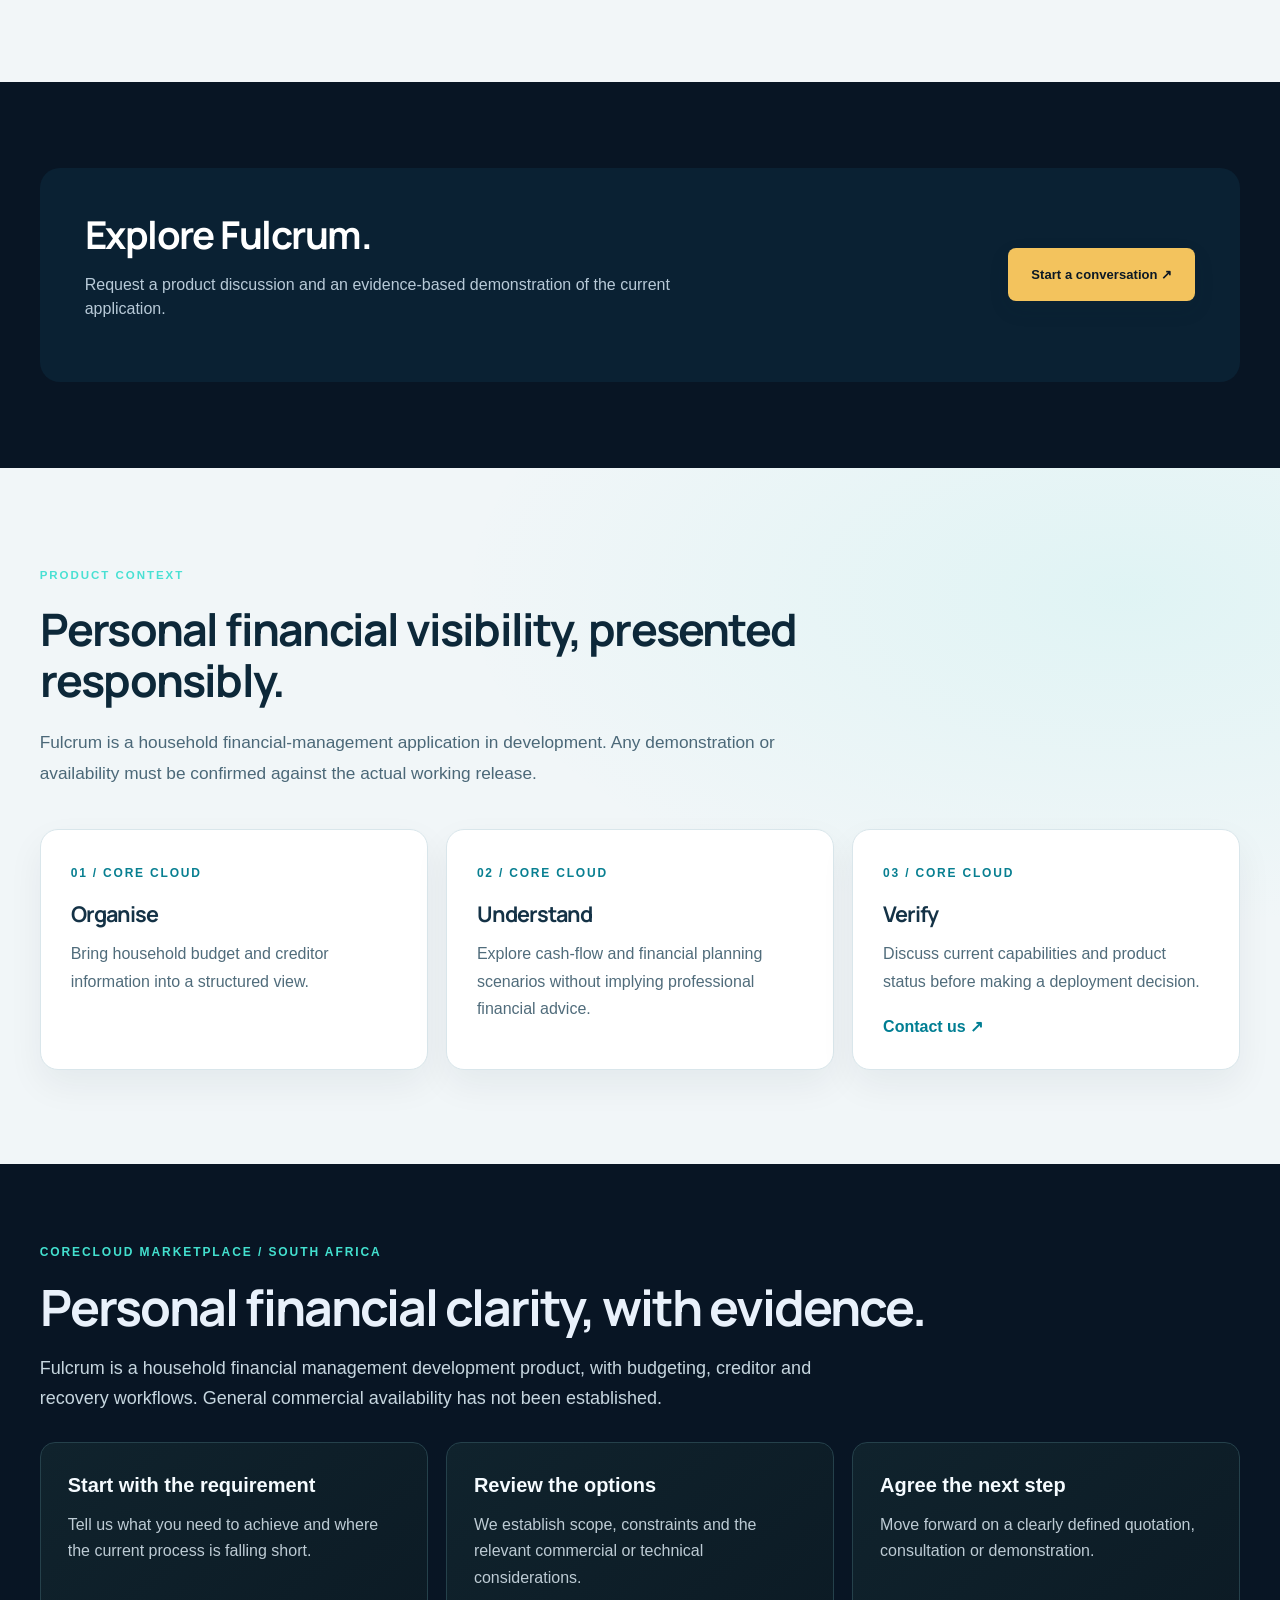
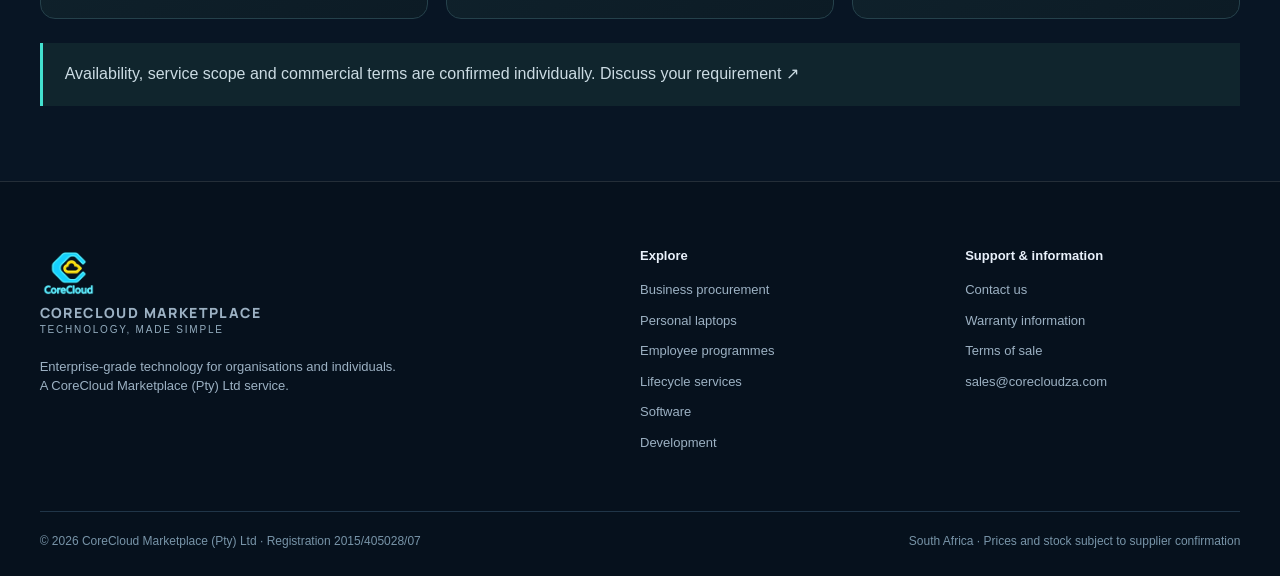
<file: fulcrum.html>
<!DOCTYPE html>

<html lang="en-ZA"><head><meta charset="utf-8"/><meta content="width=device-width,initial-scale=1" name="viewport"/><meta content="#071320" name="theme-color"/><title>Fulcrum — Software | CoreCloud Marketplace</title><meta content="Learn about Fulcrum, a CoreCloud software development initiative." name="description"/><link href="assets/images/corecloud-neon-logo.png" rel="icon"/><link href="https://images.unsplash.com" rel="preconnect"/><link href="assets/css/site.css" rel="stylesheet"/></head><body><header class="site-header"><div class="container header-row"><a class="brand" href="index.html"><img alt="CoreCloud logo" src="assets/images/corecloud-neon-logo.png"/><span><b>CORECLOUD MARKETPLACE</b><small>TECHNOLOGY, MADE SIMPLE</small></span></a><button aria-expanded="false" aria-label="Toggle navigation" class="menu-toggle" id="menuToggle">☰ Menu</button><nav aria-label="Main navigation" class="nav" id="mainNav"><a class="" href="index.html">Overview</a><a class="" href="development.html">Development</a><a class="active" href="software.html">Software</a><a class="" href="business.html">Business</a><a class="" href="shop.html">Shop laptops</a><a class="" href="lifecycle.html">Lifecycle</a><a class="" href="employee-programme.html">Employee programmes</a><a class="" href="contact.html">Contact</a><a class="" href="cart.html">Quote basket <span id="basketCount">0</span></a></nav></div></header><main><section class="software-hero"><div class="container"><span class="eyebrow">SOFTWARE / FULCRUM</span><h1>Meet Fulcrum.</h1><p>A dedicated CoreCloud application initiative, presented with a clear distinction between existing development work and commercially verified functionality.</p><div class="button-row"><a class="btn btn-primary" href="contact.html">Enquire about Fulcrum ↗</a><a class="btn btn-secondary" href="software.html">Explore software ↗</a></div></div></section><section class="software-section"><div class="container"><span class="eyebrow">PRODUCT OVERVIEW</span><h2>A dedicated software initiative.</h2><p class="intro">Fulcrum is part of the CoreCloud development estate, with a known desktop application release lineage. Its current feature set, target users and commercial readiness require a release-level verification before we publish a definitive specification.</p><div class="software-list"><div><strong>Existing application lineage</strong><p>Fulcrum has been developed as a distinct desktop application initiative.</p></div><div><strong>Product discovery</strong><p>We assess the intended use case and demonstrate only functionality present in a verified build.</p></div><div><strong>Technical review</strong><p>Current release authority, deployment requirements and support model must be established.</p></div><div><strong>Commercial fit</strong><p>Licensing and availability are confirmed individually, not presumed.</p></div></div><div class="software-note">No unverified capabilities, integrations or deployment claims are presented on this page.</div></div></section><section class="software-section alt"><div class="container"><span class="eyebrow">NEXT STEP</span><h2>Evaluate Fulcrum against your requirement.</h2><p class="intro">Tell us what you are trying to achieve. We will establish whether the current Fulcrum build is appropriate and what would be required for a demonstration or pilot.</p></div></section><section class="software-section"><div class="container"><div class="software-cta"><div><h2>Explore Fulcrum.</h2><p>Request a product discussion and an evidence-based demonstration of the current application.</p></div><a class="btn btn-primary" href="contact.html">Start a conversation ↗</a></div></div></section><section class="rc20-depth rc20-light"><div class="container"><span class="rc20-kicker">PRODUCT CONTEXT</span><h2>Personal financial visibility, presented responsibly.</h2><p class="rc20-lead">Fulcrum is a household financial-management application in development. Any demonstration or availability must be confirmed against the actual working release.</p><div class="rc20-grid"><article class="rc20-card"><span class="rc20-index">01 / CORE CLOUD</span><h3>Organise</h3><p>Bring household budget and creditor information into a structured view.</p></article><article class="rc20-card"><span class="rc20-index">02 / CORE CLOUD</span><h3>Understand</h3><p>Explore cash-flow and financial planning scenarios without implying professional financial advice.</p></article><article class="rc20-card"><span class="rc20-index">03 / CORE CLOUD</span><h3>Verify</h3><p>Discuss current capabilities and product status before making a deployment decision.</p><a href="contact.html">Contact us ↗</a></article></div></div></section><section class="rc17-section"><div class="container"><span class="rc17-kicker">CoreCloud Marketplace / South Africa</span><h2>Personal financial clarity, with evidence.</h2><p class="rc17-lead">Fulcrum is a household financial management development product, with budgeting, creditor and recovery workflows. General commercial availability has not been established.</p><div class="rc17-grid"><div class="rc17-tile"><strong>Start with the requirement</strong><p>Tell us what you need to achieve and where the current process is falling short.</p></div><div class="rc17-tile"><strong>Review the options</strong><p>We establish scope, constraints and the relevant commercial or technical considerations.</p></div><div class="rc17-tile"><strong>Agree the next step</strong><p>Move forward on a clearly defined quotation, consultation or demonstration.</p></div></div><div class="rc17-info">Availability, service scope and commercial terms are confirmed individually. <a href="contact.html">Discuss your requirement ↗</a></div></div></section></main><footer class="footer"><div class="container"><div class="footer-grid"><div><a class="brand" href="index.html"><img alt="" src="assets/images/corecloud-neon-logo.png"/><span><b>CORECLOUD MARKETPLACE</b><small>TECHNOLOGY, MADE SIMPLE</small></span></a><p style="margin-top:20px;max-width:360px">Enterprise-grade technology for organisations and individuals. A CoreCloud Marketplace (Pty) Ltd service.</p></div><div><h4>Explore</h4><a href="business.html">Business procurement</a><a href="shop.html">Personal laptops</a><a href="employee-programme.html">Employee programmes</a><a href="lifecycle.html">Lifecycle services</a><a href="software.html">Software</a><a href="development.html">Development</a></div><div><h4>Support &amp; information</h4><a href="contact.html">Contact us</a><a href="warranty.html">Warranty information</a><a href="terms.html">Terms of sale</a><a href="mailto:sales@corecloudza.com">sales@corecloudza.com</a></div></div><div class="footer-bottom"><span>© 2026 CoreCloud Marketplace (Pty) Ltd · Registration 2015/405028/07</span><span>South Africa · Prices and stock subject to supplier confirmation</span></div></div></footer><script defer="" src="assets/js/rc5.js"></script></body></html>
</file>
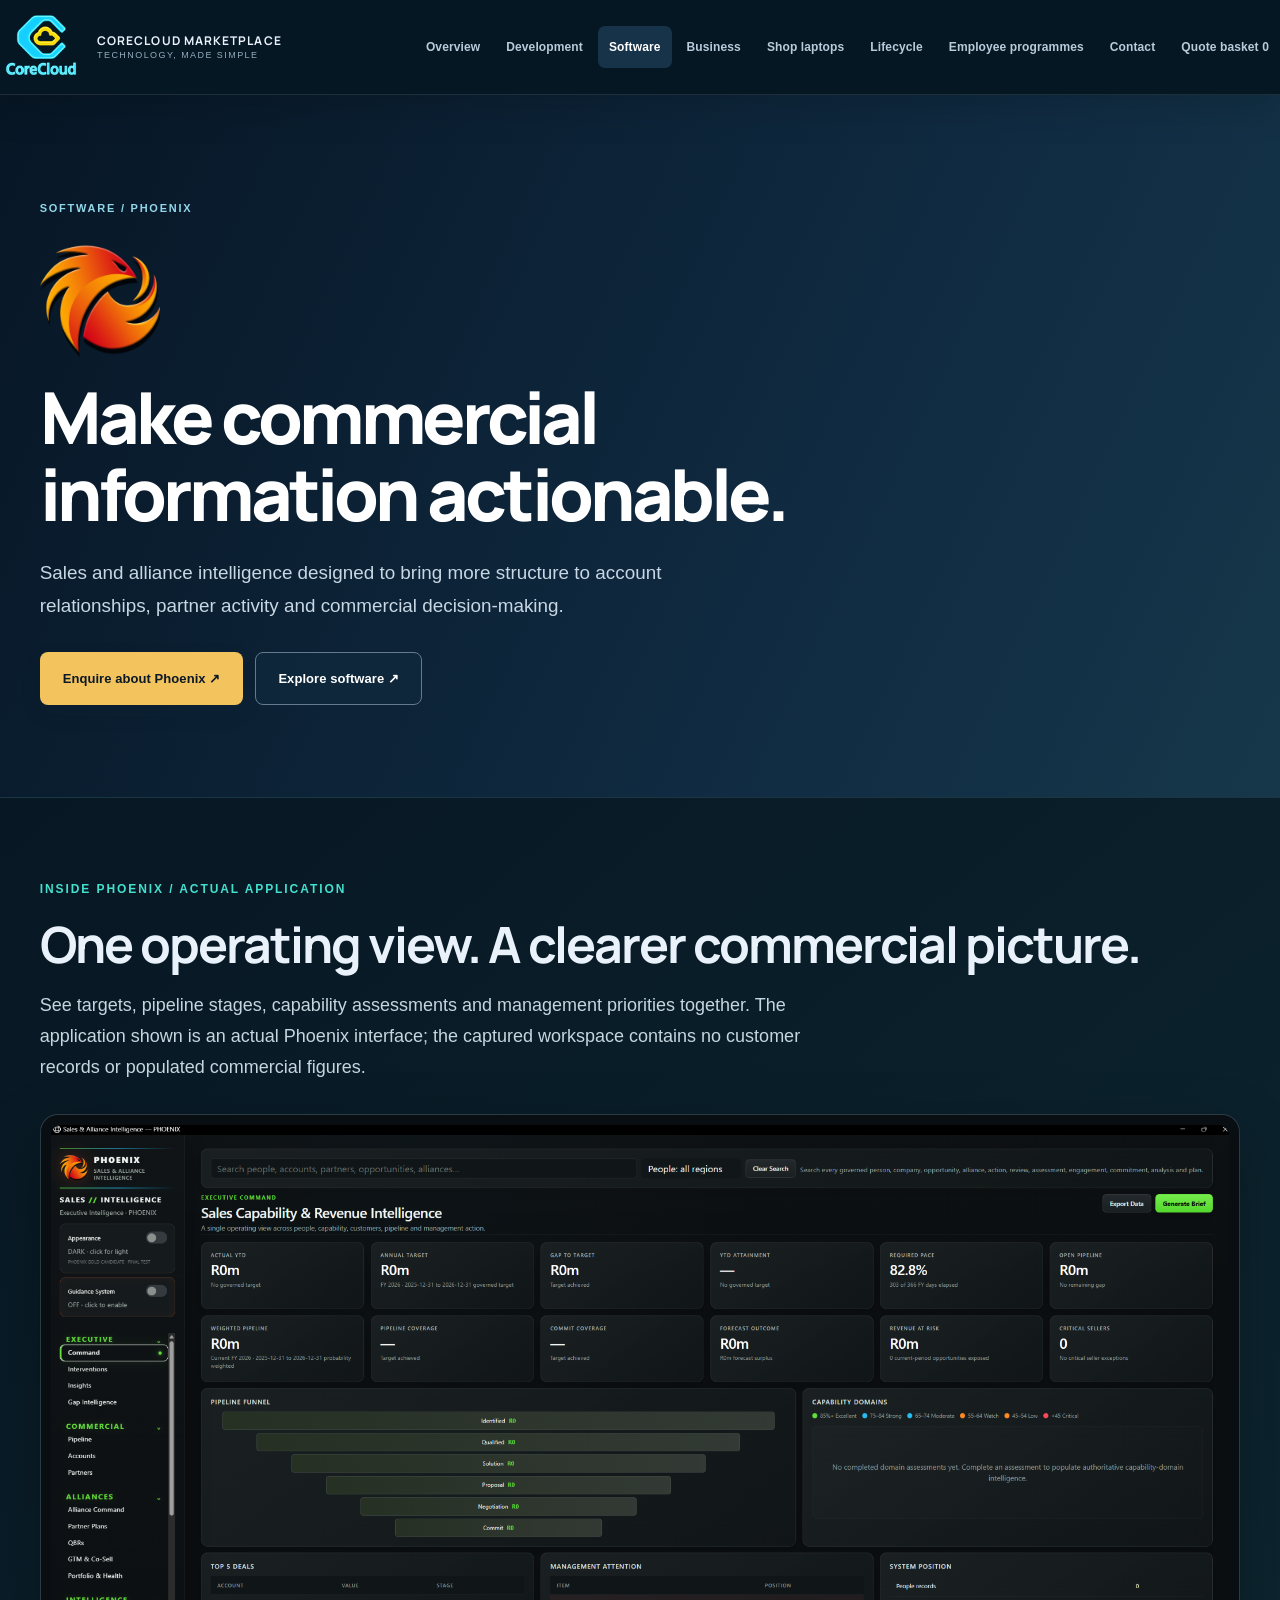
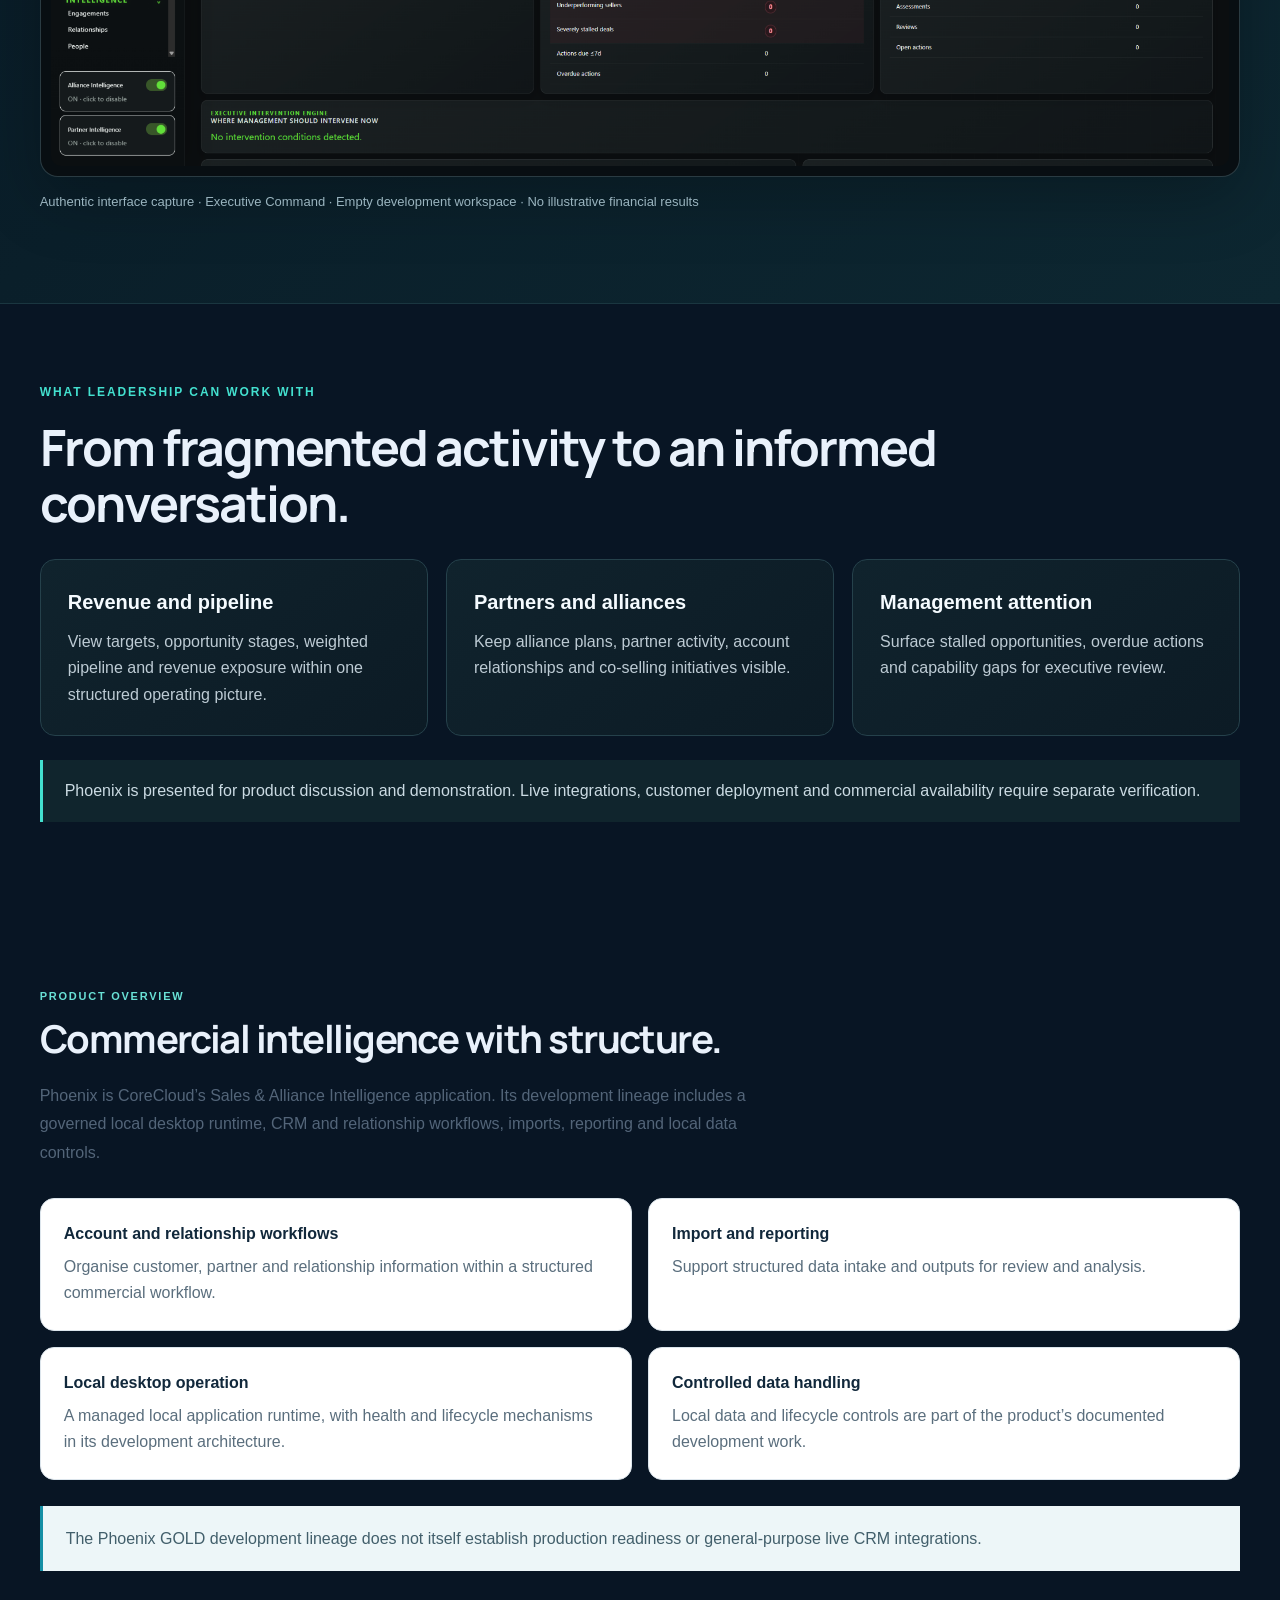
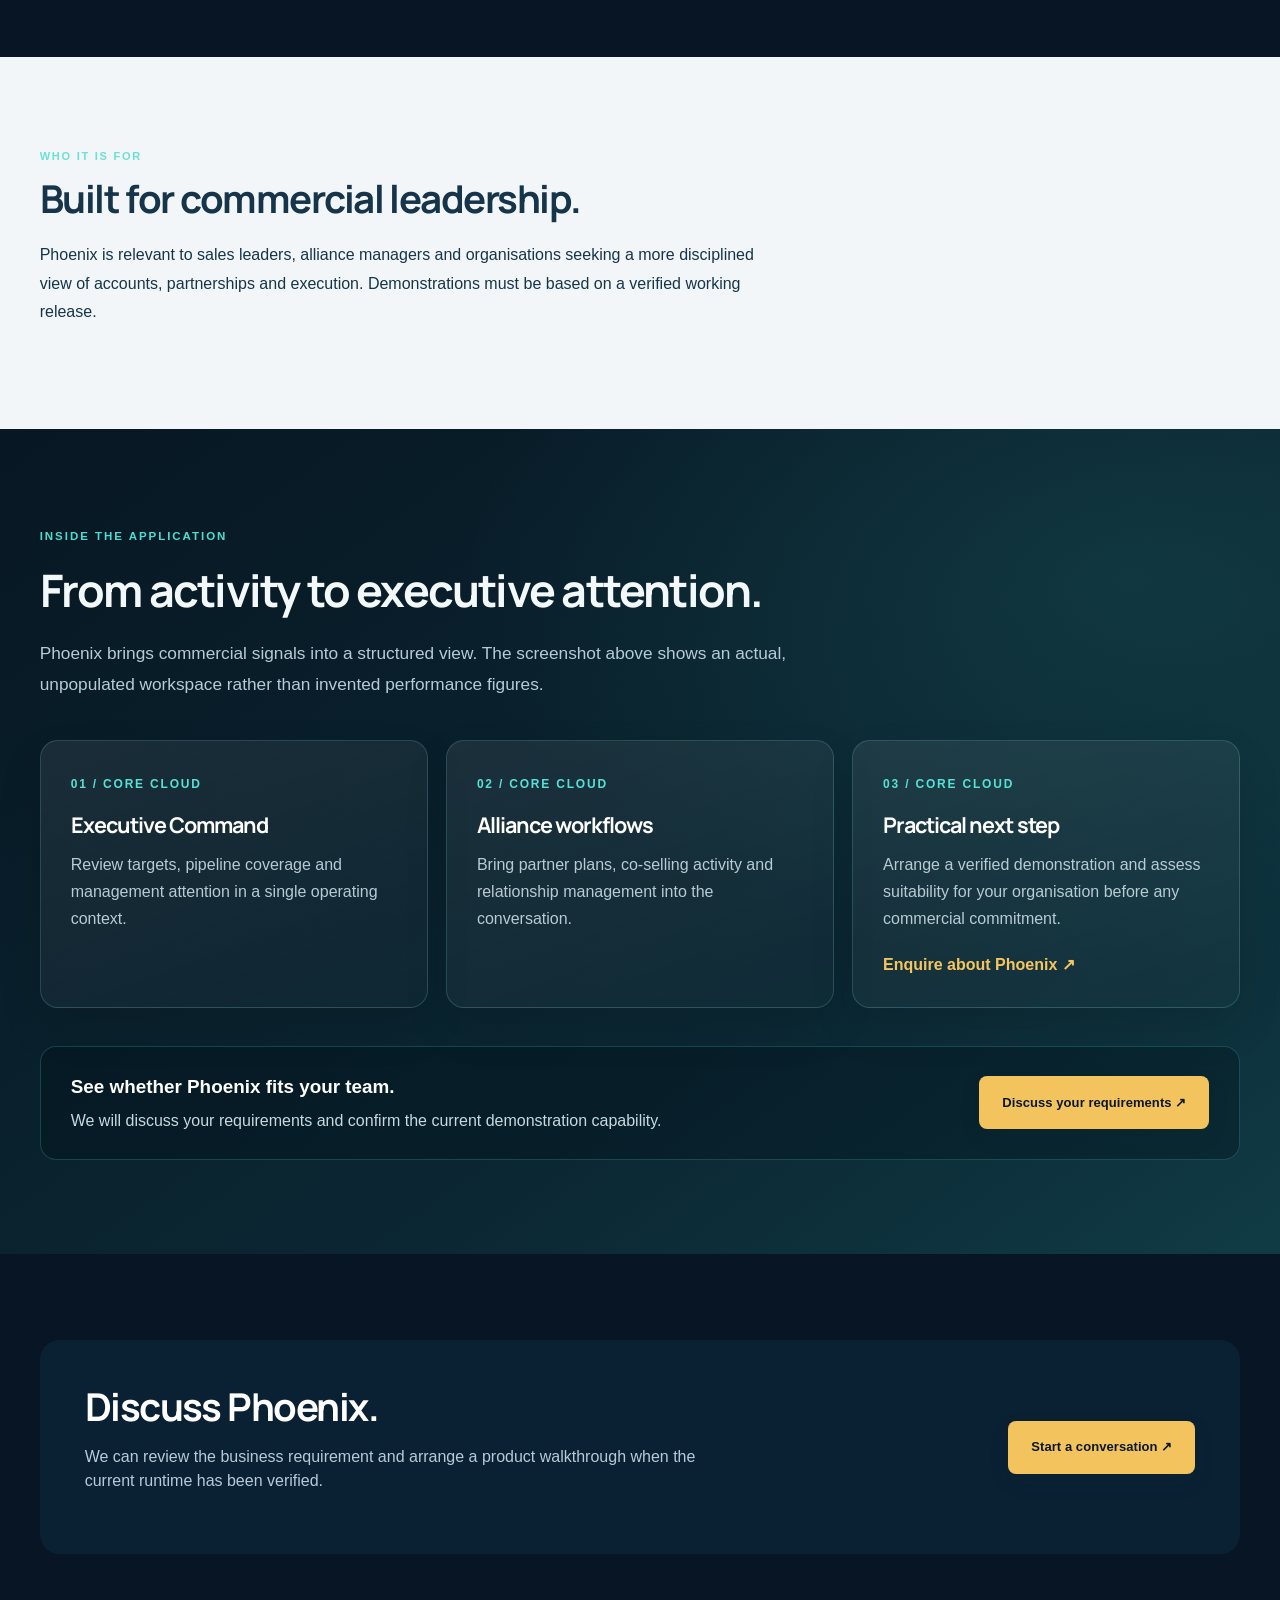
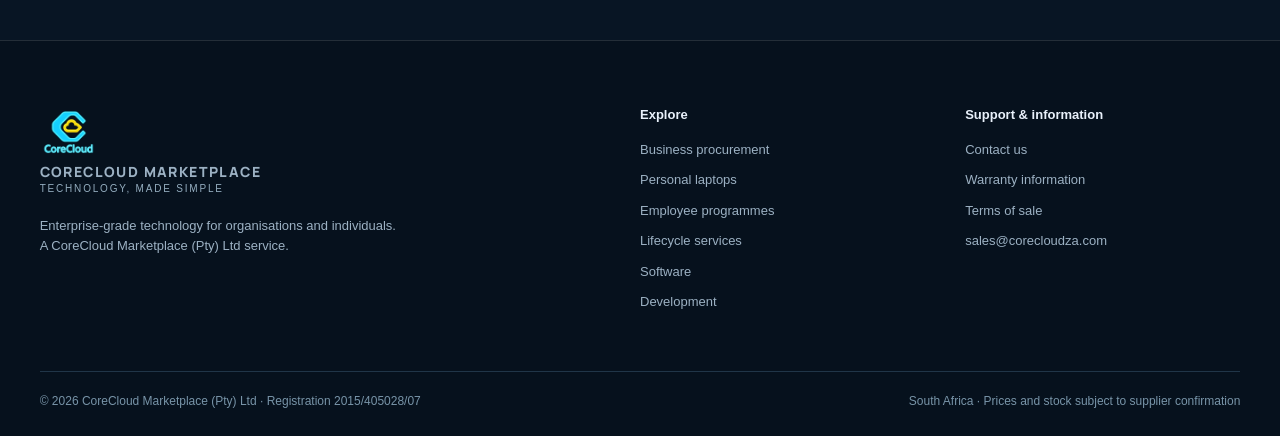
<file: phoenix.html>
<!DOCTYPE html>

<html lang="en-ZA"><head><meta charset="utf-8"/><meta content="width=device-width,initial-scale=1" name="viewport"/><meta content="#071320" name="theme-color"/><title>Phoenix — Sales &amp; Alliance Intelligence | CoreCloud Marketplace</title><meta content="Phoenix is CoreCloud’s Sales &amp; Alliance Intelligence application." name="description"/><link href="assets/images/corecloud-neon-logo.png" rel="icon"/><link href="https://images.unsplash.com" rel="preconnect"/><link href="assets/css/site.css" rel="stylesheet"/></head><body><header class="site-header"><div class="container header-row"><a class="brand" href="index.html"><img alt="CoreCloud logo" src="assets/images/corecloud-neon-logo.png"/><span><b>CORECLOUD MARKETPLACE</b><small>TECHNOLOGY, MADE SIMPLE</small></span></a><button aria-expanded="false" aria-label="Toggle navigation" class="menu-toggle" id="menuToggle">☰ Menu</button><nav aria-label="Main navigation" class="nav" id="mainNav"><a class="" href="index.html">Overview</a><a class="" href="development.html">Development</a><a class="active" href="software.html">Software</a><a class="" href="business.html">Business</a><a class="" href="shop.html">Shop laptops</a><a class="" href="lifecycle.html">Lifecycle</a><a class="" href="employee-programme.html">Employee programmes</a><a class="" href="contact.html">Contact</a><a class="" href="cart.html">Quote basket <span id="basketCount">0</span></a></nav></div></header><main><section class="software-hero"><div class="container"><span class="eyebrow">SOFTWARE / PHOENIX</span><img alt="Phoenix product logo" loading="eager" src="assets/images/phoenix-official-mark.png" style="display:block;max-width:260px;max-height:120px;object-fit:contain;margin:20px 0;"/><h1>Make commercial<br/>information actionable.</h1><p>Sales and alliance intelligence designed to bring more structure to account relationships, partner activity and commercial decision-making.</p><div class="button-row"><a class="btn btn-primary" href="contact.html">Enquire about Phoenix ↗</a><a class="btn btn-secondary" href="software.html">Explore software ↗</a></div></div></section><section class="rc17-showcase"><div class="container"><span class="rc17-kicker">Inside Phoenix / Actual application</span><h2>One operating view. A clearer commercial picture.</h2><p class="rc17-lead">See targets, pipeline stages, capability assessments and management priorities together. The application shown is an actual Phoenix interface; the captured workspace contains no customer records or populated commercial figures.</p><div class="rc17-screen-frame"><img alt="Actual Phoenix Sales and Alliance Intelligence Executive Command interface showing revenue metrics, pipeline funnel, capability domains and management attention" loading="lazy" src="assets/images/phoenix-executive-command.png"/></div><p class="rc17-screen-caption">Authentic interface capture · Executive Command · Empty development workspace · No illustrative financial results</p></div></section><section class="rc17-section"><div class="container"><span class="rc17-kicker">What leadership can work with</span><h2>From fragmented activity to an informed conversation.</h2><div class="rc17-grid"><div class="rc17-tile"><strong>Revenue and pipeline</strong><p>View targets, opportunity stages, weighted pipeline and revenue exposure within one structured operating picture.</p></div><div class="rc17-tile"><strong>Partners and alliances</strong><p>Keep alliance plans, partner activity, account relationships and co-selling initiatives visible.</p></div><div class="rc17-tile"><strong>Management attention</strong><p>Surface stalled opportunities, overdue actions and capability gaps for executive review.</p></div></div><div class="rc17-info">Phoenix is presented for product discussion and demonstration. Live integrations, customer deployment and commercial availability require separate verification.</div></div></section><section class="software-section"><div class="container"><span class="eyebrow">PRODUCT OVERVIEW</span><h2>Commercial intelligence with structure.</h2><p class="intro">Phoenix is CoreCloud’s Sales &amp; Alliance Intelligence application. Its development lineage includes a governed local desktop runtime, CRM and relationship workflows, imports, reporting and local data controls.</p><div class="software-list"><div><strong>Account and relationship workflows</strong><p>Organise customer, partner and relationship information within a structured commercial workflow.</p></div><div><strong>Import and reporting</strong><p>Support structured data intake and outputs for review and analysis.</p></div><div><strong>Local desktop operation</strong><p>A managed local application runtime, with health and lifecycle mechanisms in its development architecture.</p></div><div><strong>Controlled data handling</strong><p>Local data and lifecycle controls are part of the product’s documented development work.</p></div></div><div class="software-note">The Phoenix GOLD development lineage does not itself establish production readiness or general-purpose live CRM integrations.</div></div></section><section class="software-section alt"><div class="container"><span class="eyebrow">WHO IT IS FOR</span><h2>Built for commercial leadership.</h2><p class="intro">Phoenix is relevant to sales leaders, alliance managers and organisations seeking a more disciplined view of accounts, partnerships and execution. Demonstrations must be based on a verified working release.</p></div></section><section class="rc20-depth"><div class="container"><span class="rc20-kicker">INSIDE THE APPLICATION</span><h2>From activity to executive attention.</h2><p class="rc20-lead">Phoenix brings commercial signals into a structured view. The screenshot above shows an actual, unpopulated workspace rather than invented performance figures.</p><div class="rc20-grid"><article class="rc20-card"><span class="rc20-index">01 / CORE CLOUD</span><h3>Executive Command</h3><p>Review targets, pipeline coverage and management attention in a single operating context.</p></article><article class="rc20-card"><span class="rc20-index">02 / CORE CLOUD</span><h3>Alliance workflows</h3><p>Bring partner plans, co-selling activity and relationship management into the conversation.</p></article><article class="rc20-card"><span class="rc20-index">03 / CORE CLOUD</span><h3>Practical next step</h3><p>Arrange a verified demonstration and assess suitability for your organisation before any commercial commitment.</p><a href="contact.html">Enquire about Phoenix ↗</a></article></div><div class="rc20-outcome"><div><strong>See whether Phoenix fits your team.</strong><p>We will discuss your requirements and confirm the current demonstration capability.</p></div><a class="btn btn-primary" href="contact.html">Discuss your requirements ↗</a></div></div></section><section class="software-section"><div class="container"><div class="software-cta"><div><h2>Discuss Phoenix.</h2><p>We can review the business requirement and arrange a product walkthrough when the current runtime has been verified.</p></div><a class="btn btn-primary" href="contact.html">Start a conversation ↗</a></div></div></section></main><footer class="footer"><div class="container"><div class="footer-grid"><div><a class="brand" href="index.html"><img alt="" src="assets/images/corecloud-neon-logo.png"/><span><b>CORECLOUD MARKETPLACE</b><small>TECHNOLOGY, MADE SIMPLE</small></span></a><p style="margin-top:20px;max-width:360px">Enterprise-grade technology for organisations and individuals. A CoreCloud Marketplace (Pty) Ltd service.</p></div><div><h4>Explore</h4><a href="business.html">Business procurement</a><a href="shop.html">Personal laptops</a><a href="employee-programme.html">Employee programmes</a><a href="lifecycle.html">Lifecycle services</a><a href="software.html">Software</a><a href="development.html">Development</a></div><div><h4>Support &amp; information</h4><a href="contact.html">Contact us</a><a href="warranty.html">Warranty information</a><a href="terms.html">Terms of sale</a><a href="mailto:sales@corecloudza.com">sales@corecloudza.com</a></div></div><div class="footer-bottom"><span>© 2026 CoreCloud Marketplace (Pty) Ltd · Registration 2015/405028/07</span><span>South Africa · Prices and stock subject to supplier confirmation</span></div></div></footer><script defer="" src="assets/js/rc5.js"></script></body></html>
</file>
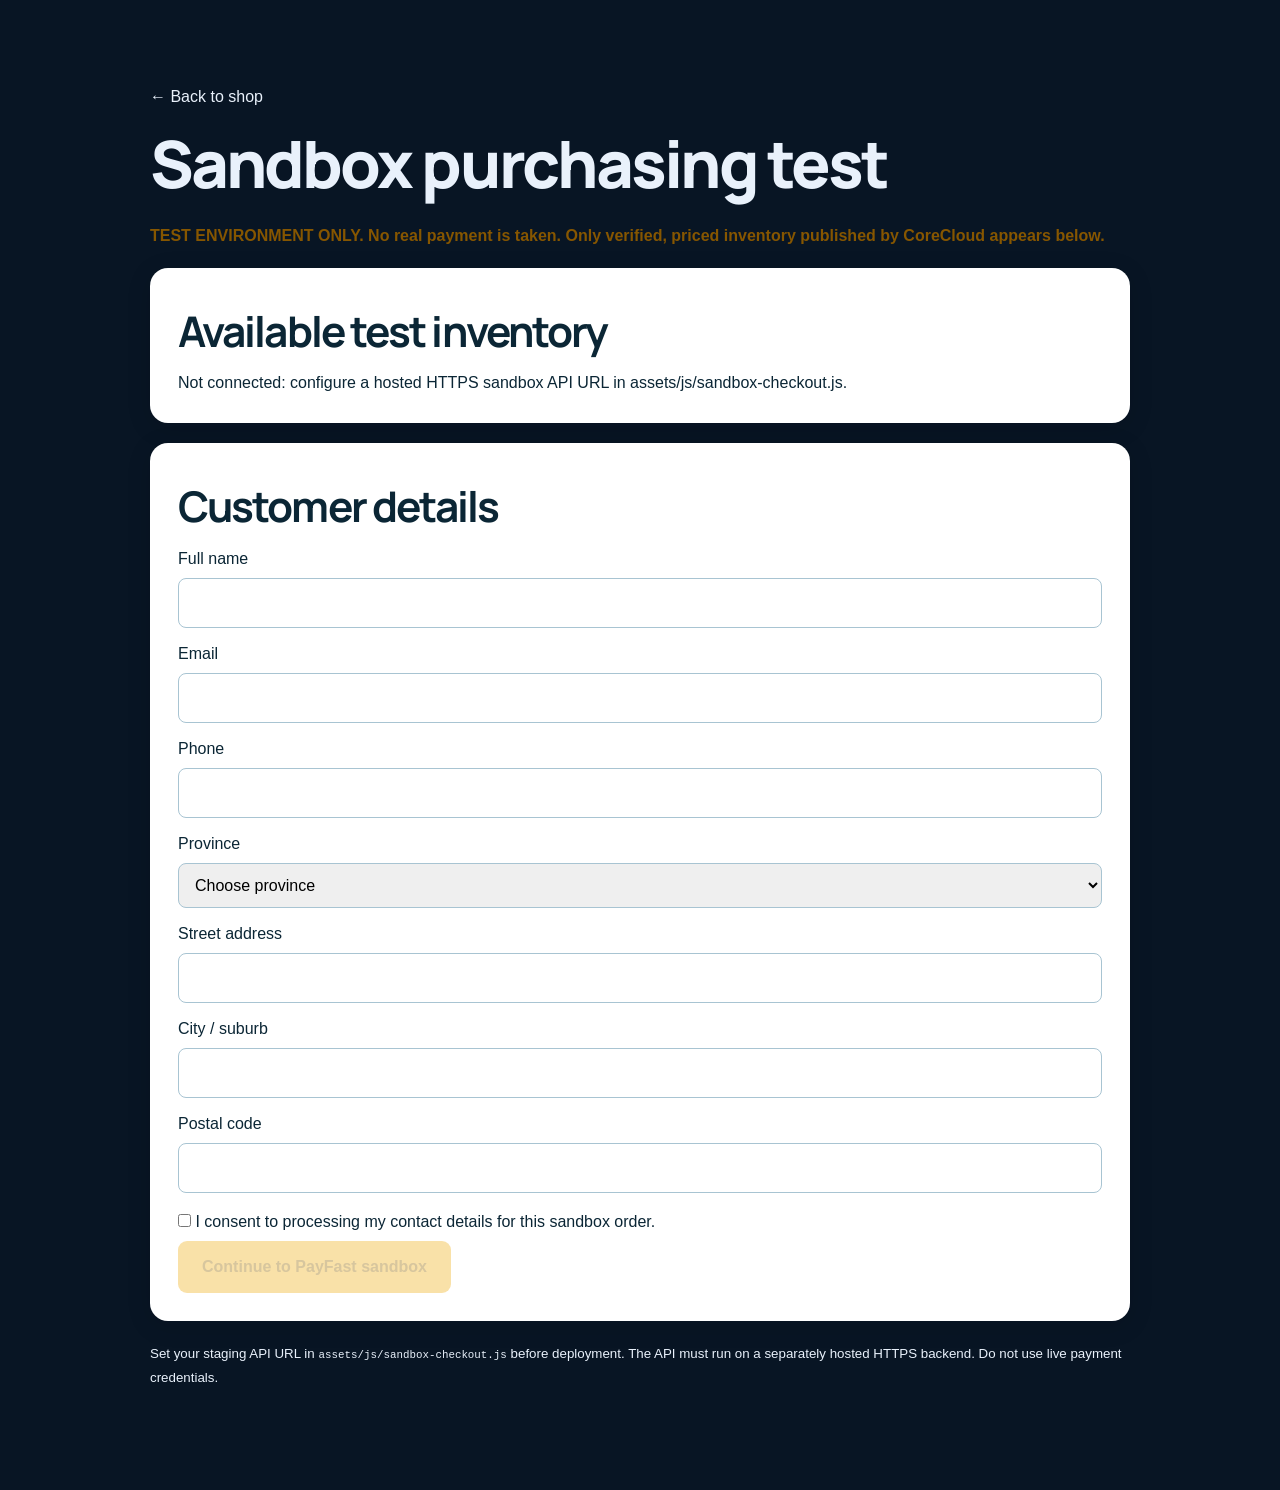
<file: sandbox-checkout.html>
<!DOCTYPE html>

<html lang="en-ZA"><head><meta charset="utf-8"/><meta content="width=device-width,initial-scale=1" name="viewport"/><title>Sandbox checkout | CoreCloud Marketplace</title><style>main{max-width:1020px;margin:65px auto;padding:20px} .sandbox{background:#fff;border-radius:18px;padding:28px;margin:20px 0;color:#0b2635;box-shadow:0 5px 24px #0012} .sandbox input,.sandbox select{width:100%;padding:12px;margin:7px 0 14px;border:1px solid #a8c4d2;border-radius:8px} .sandbox button{padding:14px 24px;border:0;border-radius:9px;background:#f5c453;font-weight:700;cursor:pointer} .sandbox button:disabled{opacity:.5} .sandbox label{display:block} .sandbox .check{width:auto} #status{white-space:pre-wrap} .warn{color:#865600;font-weight:700}</style><meta content="noindex,nofollow" name="robots"/><link href="assets/css/site.css" rel="stylesheet"/></head><body><main><a href="shop.html">← Back to shop</a><h1>Sandbox purchasing test</h1><p class="warn">TEST ENVIRONMENT ONLY. No real payment is taken. Only verified, priced inventory published by CoreCloud appears below.</p><div class="sandbox"><h2>Available test inventory</h2><div id="products">Connecting to commerce API…</div></div><form class="sandbox" id="checkout"><h2>Customer details</h2><label>Full name<input maxlength="150" name="customer" required=""/></label><label>Email<input name="email" required="" type="email"/></label><label>Phone<input name="phone" required=""/></label><label>Province<select name="province" required=""><option value="">Choose province</option><option>Gauteng</option><option>Western Cape</option><option>KwaZulu-Natal</option><option>Eastern Cape</option><option>Free State</option><option>Mpumalanga</option><option>Limpopo</option><option>North West</option><option>Northern Cape</option></select></label><label>Street address<input autocomplete="street-address" maxlength="150" name="address_line1" required=""/></label><label>City / suburb<input maxlength="150" name="city" required=""/></label><label>Postal code<input autocomplete="postal-code" maxlength="20" name="postal_code" required=""/></label><label><input class="check" name="consent" required="" type="checkbox"/> I consent to processing my contact details for this sandbox order.</label><button disabled="" id="submit">Continue to PayFast sandbox</button></form><div id="status" role="status"></div><p><small>Set your staging API URL in <code>assets/js/sandbox-checkout.js</code> before deployment. The API must run on a separately hosted HTTPS backend. Do not use live payment credentials.</small></p></main><script defer="" src="assets/js/sandbox-checkout.js"></script></body></html>
</file>
<file: assets/css/site.css>
/* CoreCloud Marketplace | canonical stylesheet */
@import url("https://fonts.googleapis.com/css2?family=DM+Sans:wght@400;500;600;700&family=Manrope:wght@400;500;600;700;800&display=swap");
button{cursor:pointer;}
.brand{display:flex;align-items:center;gap:12px;flex-shrink:0;}
.brand small{display:block;font-size:10px;letter-spacing:.18em;color:#94adbf;}
.nav{display:flex;align-items:center;gap:8px;flex-wrap:wrap;justify-content:flex-end;}
.nav a:hover,.nav a.active{color:#fff;background:#17334a;}
.nav .nav-cta{background:var(--gold);color:#13202c;font-weight:800;margin-left:8px;}
.nav .nav-cta:hover{background:#ffdb88;color:#13202c;}
.menu-toggle{display:none;border:1px solid var(--line);color:white;background:none;border-radius:12px;padding:9px 13px;}
h1,h2,h3{font-family:Manrope,sans-serif;letter-spacing:-.045em;line-height:1.12;}
h1{font-size:clamp(42px,5.1vw,78px);margin:18px 0 24px;font-weight:800;}
h2{font-size:clamp(30px,3.3vw,48px);margin:12px 0 16px;}
h3{font-size:21px;margin:10px 0;}
.lead{font-size:18px;color:#b5c8d8;max-width:640px;line-height:1.75;}
.muted{color:var(--muted);}
.hero{position:relative;overflow:hidden;padding:90px 0 85px;background:radial-gradient(ellipse at 79% 28%,rgba(23,121,144,.3),transparent 44%),linear-gradient(150deg,#0b1d2c,#071320 68%);}
.hero-art{position:relative;min-height:420px;display:flex;align-items:center;justify-content:center;}
.hero-art:before{content:"";position:absolute;width:80%;aspect-ratio:1;border:1px solid #2b6671;border-radius:50%;box-shadow:0 0 0 50px rgba(53,145,153,.035),0 0 0 100px rgba(53,145,153,.025);}
.button-row{display:flex;gap:12px;flex-wrap:wrap;margin-top:30px;}
.btn-secondary{border-color:#46657b;background:rgba(16,43,63,.6);color:#eaf3ff;}
.btn-secondary:hover{background:#193c54;}
.trust-inner span:before{content:"✦";color:var(--aqua);margin-right:11px;}
.grid-2{grid-template-columns:repeat(2,minmax(0,1fr));}
.grid-3{grid-template-columns:repeat(3,minmax(0,1fr));}
.grid-4{grid-template-columns:repeat(4,minmax(0,1fr));}
.card .card-link{font-size:13px;font-weight:800;color:var(--gold);}
.feature-card{padding:0;overflow:hidden;}
.feature-content{padding:25px;}
.tag{display:inline-block;color:var(--aqua);font-size:10px;letter-spacing:.12em;text-transform:uppercase;font-weight:800;}
.statline{display:flex;gap:26px;flex-wrap:wrap;margin-top:36px;}
.statline div{border-left:2px solid var(--aqua);padding-left:15px;}
.statline strong{display:block;font:800 20px Manrope;}
.statline small{font-size:12px;color:var(--muted);}
.split{display:grid;grid-template-columns:1fr 1fr;gap:60px;align-items:center;}
.steps{counter-reset:step;}
.step{display:flex;gap:20px;padding:18px 0;border-bottom:1px solid #284153;}
.step:before{counter-increment:step;content:"0" counter(step);color:var(--gold);font:800 20px Manrope;}
.step h3{margin:0 0 6px;font-size:17px;}
.step p{margin:0;color:var(--muted);font-size:14px;}
.cta-panel h2{margin:0;font-size:clamp(26px,3vw,40px);}
.cta-panel p{margin:12px 0 0;color:#c4d8e4;}
.footer-grid{display:grid;grid-template-columns:2fr 1fr 1fr;gap:50px;}
.footer h4{font-size:13px;margin:0 0 15px;}
.footer a,.footer p{display:block;color:#9cb1c3;font-size:13px;margin:0 0 11px;}
.footer-bottom{border-top:1px solid #203548;margin-top:48px;padding-top:20px;font-size:12px;color:#7894a8;display:flex;justify-content:space-between;gap:20px;}
.page-hero{padding:85px 0 65px;background:radial-gradient(ellipse at 86% 20%,rgba(32,119,138,.23),transparent 44%),#0a1c2b;}
.page-hero h1{font-size:clamp(40px,4.5vw,66px);max-width:850px;}
.page-hero .lead{max-width:790px;}
.notice{padding:15px 20px;background:#123044;border-left:3px solid var(--gold);color:#d1e0eb;font-size:13px;border-radius:4px;}
.form-grid{display:grid;grid-template-columns:1fr 1fr;gap:17px;}
.field{display:flex;flex-direction:column;gap:7px;}
.field.full{grid-column:1/-1;}
.field label{font-size:12px;font-weight:700;color:#c7d9e5;}
.field input,.field textarea,.field select,.search{width:100%;border:1px solid #37546a;background:#081a29;color:#eaf3ff;padding:13px 14px;border-radius:10px;outline:none;}
.field input:focus,.field textarea:focus,.field select:focus,.search:focus{border-color:var(--aqua);}
.field textarea{min-height:120px;resize:vertical;}
.filterbar{display:flex;align-items:center;gap:14px;flex-wrap:wrap;margin-bottom:28px;}
.filterbar .search{flex:1;min-width:220px;}
.filterbar select{background:#0f2739;color:white;border:1px solid #355166;padding:12px;border-radius:10px;}
.product-card .feature-content .btn{margin-top:auto;}
.specs{display:flex;flex-wrap:wrap;gap:7px;margin:16px 0 24px;}
.specs span{font-size:11px;color:#c4d5e2;border:1px solid #395469;border-radius:99px;padding:4px 9px;}
.product-card .muted{font-size:13px;}
.basket-panel{position:sticky;top:108px;}
.basket-line{display:flex;justify-content:space-between;gap:15px;border-bottom:1px solid #2d4b60;padding:12px 0;font-size:13px;}
.basket-line button{border:0;background:none;color:var(--gold);}
.two-col{display:grid;grid-template-columns:1.25fr .75fr;gap:26px;align-items:start;}
.faq details{border-bottom:1px solid #2c485d;padding:20px 0;}
.faq summary{font-weight:800;cursor:pointer;}
.faq p{color:var(--muted);}
.hidden{display:none;}
@media(max-width:1050px){.hero-grid,.split{gap:35px}.grid-4{grid-template-columns:repeat(2,1fr)}.nav a{padding:8px}}
@media(max-width:800px){.header-row{min-height:76px}.menu-toggle{display:block}.nav{display:none;position:absolute;left:0;right:0;top:76px;background:#0a1c2c;padding:18px 22px 24px;border-bottom:1px solid #2d465a;flex-direction:column;align-items:stretch}.nav.open{display:flex}.nav a{padding:12px}.nav .nav-cta{margin-left:0}.hero{padding:60px 0}.hero-grid,.split,.two-col{grid-template-columns:1fr}.hero-art{min-height:270px}.hero-art img{max-height:260px}.grid-3{grid-template-columns:repeat(2,minmax(0,1fr))}.trust-inner{flex-wrap:wrap}.footer-grid{grid-template-columns:1fr 1fr}.basket-panel{position:static}.cta-panel{flex-direction:column;align-items:flex-start}}
@media(max-width:560px){.brand b{font-size:12px}.brand small{font-size:8px}.brand img{width:42px;height:42px}.grid-2,.grid-3,.grid-4,.form-grid,.footer-grid{grid-template-columns:1fr}.hero-art{min-height:220px}.section{padding:64px 0}.page-hero{padding:62px 0 45px}.cta-panel{padding:30px}.footer-bottom{flex-direction:column}.field.full{grid-column:auto}h1{font-size:42px}.lead{font-size:16px}}
.header-row{display:flex;align-items:center;justify-content:space-between;gap:28px;min-height:84px;}
.brand img{object-fit:contain;width:57px;height:57px;}
.brand b{display:block;letter-spacing:.1em;font:800 14px Manrope,sans-serif;font-size:14px;}
.nav a{font-size:13px;color:#b9cbda;padding:10px 13px;border-radius:999px;transition:background .25s,transform .25s;}
.nav a:hover{transform:translateY(-2px);}
.rc6-photo:before{display:none;}
.rc6-photo:after{content:"";position:absolute;inset:5% -8% 5% 6%;border:1px solid rgba(107,218,221,.24);border-radius:50%;pointer-events:none;z-index:-1;}
.page-hero.rc6-hero{min-height:410px;padding:85px 0;display:block;background:linear-gradient(95deg,rgba(5,17,28,.97),rgba(6,23,34,.89) 50%,rgba(8,35,44,.68)),var(--hero-photo) center/cover;}
.page-hero.rc6-hero>
.rc6-page-visual{display:none;}
.section:nth-of-type(even){background:#f3f5f3;color:#132635;}
.section:nth-of-type(even) .section-head p,.section:nth-of-type(even) .muted,.section:nth-of-type(even) .lead{color:#425d6b;}
.section:nth-of-type(even) .card{background:#fff;border-color:#dbe5e9;color:#102635;box-shadow:0 18px 50px rgba(20,51,62,.07);}
.section:nth-of-type(even) .card p{color:#526b77;}
.section-alt .lead,.section-alt p{color:#385968;}
.section-alt .btn-secondary{color:#0d3544;border-color:#a8c7cc;}
.card{border:1px solid #294356;background:linear-gradient(145deg,#112a3d,#0d2031);border-radius:var(--radius);padding:28px;min-width:0;transition:transform .4s cubic-bezier(.2,.8,.2,1),box-shadow .4s,border-color .4s;overflow:hidden;}
.card:hover{transform:translateY(-9px);border-color:#3d8d99;box-shadow:0 30px 70px rgba(0,0,0,.18);}
.grid{display:grid;gap:24px;}
.card h3{font-size:clamp(20px,1.5vw,27px);}
.card p{color:#b2c4d3;font-size:15px;line-height:1.7;}
.btn-primary:hover{background:#ffdb83;}
.cta-panel:after{content:"";position:absolute;right:-80px;top:-100px;width:330px;height:330px;border:1px solid rgba(111,227,225,.28);border-radius:50%;pointer-events:none;}
.form-grid input,.form-grid textarea,.form-grid select{transition:border-color .2s,box-shadow .2s;}
.form-grid input:focus,.form-grid textarea:focus{box-shadow:0 0 0 3px rgba(95,220,216,.15);}
.rc6-reveal{opacity:0;transform:translateY(28px);transition:opacity .8s ease,transform .8s cubic-bezier(.2,.8,.2,1);}
.rc6-reveal.is-visible{opacity:1;transform:none;}
@media(max-width:1050px){.rc6-hero .hero-grid{gap:22px}.rc6-hero h1{font-size:clamp(45px,6vw,70px)}.rc6-photo{min-height:350px}.rc6-photo img{height:390px}}
@media(max-width:800px){.rc6-hero{min-height:unset}.rc6-hero .hero-grid{grid-template-columns:1fr}.rc6-photo{min-height:260px;transform:none}.rc6-photo img{height:300px;border-radius:22px;mask-image:none}.page-hero.rc6-hero{min-height:340px}.section{padding:76px 0}.section-head h2{font-size:38px}}
@media(max-width:560px){.rc6-hero h1{font-size:clamp(42px,11vw,60px)}.rc6-hero .lead{font-size:16px}.rc6-photo img{height:240px}.section{padding:62px 0}.section-head h2{font-size:34px}.trust-inner{gap:12px}.trust-inner span{width:calc(50% - 12px);font-size:9px}}
@media(prefers-reduced-motion:reduce){*,*:before,*:after{scroll-behavior:auto;transition:none;animation:none}.rc6-reveal{opacity:1;transform:none}}
.site-header .brand{gap:15px;min-width:0;}
.rc6-hero h1,.page-hero.rc6-hero h1{font-weight:500;letter-spacing:-.045em;line-height:1.09;}
.page-hero.rc6-hero h1{font-size:clamp(45px,4.7vw,76px);max-width:970px;}
.section-head h2,.cta-panel h2{font-weight:600;letter-spacing:-.045em;}
.field label,.form-grid label{color:#244457;font-size:13px;font-weight:650;}
.field input::placeholder,.field textarea::placeholder,.form-grid input::placeholder,.form-grid textarea::placeholder{color:#5d7180;opacity:1;}
.field input:focus-visible,.field textarea:focus-visible,.field select:focus-visible,.form-grid input:focus-visible,.form-grid textarea:focus-visible,.form-grid select:focus-visible{outline:3px solid #3ca7b2;outline-offset:2px;}
.section:nth-of-type(even) .specs span,.section .product-card .specs span{color:#385568;border-color:#a5bdc9;}
@media(max-width:1180px){.site-header .brand img{width:86px;height:86px}.site-header .header-row{min-height:100px}.site-header .nav a{font-size:11px;padding:8px}}
@media(max-width:800px){.site-header .brand img{width:76px;height:76px}.site-header .header-row{min-height:90px}.site-header .nav{top:90px}.rc6-hero .hero-grid{grid-template-columns:1fr}.rc6-hero h1{font-size:clamp(43px,7vw,66px)}.section{padding-block:68px}}
@media(max-width:560px){.site-header .brand img{width:72px;height:72px}.site-header .brand b{font-size:11px}.site-header .brand small{font-size:8px}.rc6-hero h1{font-size:clamp(39px,10vw,54px)}.page-hero.rc6-hero h1{font-size:clamp(38px,10vw,55px)}.section{padding-block:56px}}
.feature-visual{display:flex;align-items:center;justify-content:center;overflow:hidden;height:265px;background:linear-gradient(145deg,#f2f6f7,#e8eff2);}
.feature-visual img{width:100%;height:100%;max-width:none;transition:transform .7s ease;object-fit:cover;object-position:center;filter:none;}
.product-card:hover{transform:translateY(-10px);box-shadow:0 30px 65px rgba(6,28,41,.18);}
.product-card .btn-primary{transition:transform .2s,filter .2s;}
.product-card .btn-primary:hover{filter:brightness(1.06);transform:translateY(-2px);}
@media(max-width:700px){.rc6-photo img{height:290px}.feature-visual{height:235px}.product-card .feature-content{padding:20px}}
@media(prefers-reduced-motion:reduce){.product-card,.product-card img,.btn{transition:none;animation:none}}
.product-card:hover .feature-visual img{transform:scale(1.025);}
@media(max-width:700px){.product-card .feature-visual{height:210px;padding:14px}}
:where(a,button,input,select,textarea):focus-visible{outline:3px solid #2a96b7;outline-offset:3px;}
.site-header{position:sticky;top:0;z-index:100;border-color:rgba(255,255,255,.12);box-shadow:0 12px 40px rgba(0,0,0,.14);background:rgba(7,24,37,.97);backdrop-filter:blur(18px);-webkit-backdrop-filter:blur(18px);border-bottom:1px solid rgba(255,255,255,.1);}
.site-header .header-row{min-height:94px;gap:20px;}
.site-header .brand img{flex:none;object-fit:contain;width:82px;height:82px;}
.site-header .brand b{font-weight:700;font-size:12px;letter-spacing:.09em;}
.site-header .brand small{font-size:9px;letter-spacing:.16em;}
.site-header .nav{align-items:center;gap:4px;}
.site-header .nav a{font-size:12px;font-weight:550;letter-spacing:.01em;padding:12px 11px;border-radius:7px;transition:background .2s,color .2s;}
.site-header .nav a:hover{background:rgba(255,255,255,.09);}
.site-header .nav .nav-cta{border-radius:8px;}
.rc6-hero:before{z-index:-1;content:"";position:absolute;inset:0;pointer-events:none;background:radial-gradient(ellipse at 85% 40%,rgba(55,115,136,.16),transparent 56%);}
.eyebrow{color:var(--aqua);font-size:11px;letter-spacing:.16em;font-weight:750;text-transform:uppercase;}
.hero .eyebrow,.page-hero .eyebrow{letter-spacing:.18em;}
.trust-strip{border-top:1px solid #193248;background:#0b2530;border-bottom:1px solid #dce6ec;}
.trust-inner{display:flex;align-items:center;justify-content:space-between;color:#9db5c6;font-size:12px;font-weight:700;letter-spacing:.06em;padding:26px 0;gap:20px;flex-wrap:wrap;}
.trust-inner span{font-size:10px;letter-spacing:.12em;font-weight:700;}
.section{padding:112px 0;padding-block:84px;}
.section-alt{color:#102635;background:var(--corp-surface);}
.section-head h2,.split h2,.cta-panel h2{letter-spacing:-.043em;line-height:1.13;}
.section-head p,.split p{line-height:1.7;}
.card,.product-card{border:1px solid var(--corp-border);border-radius:16px;box-shadow:0 12px 36px rgba(10,36,54,.045);transition:box-shadow .22s,transform .22s,border-color .22s;}
.card:hover,.product-card:hover{transform:translateY(-3px);border-color:#b9cbd6;box-shadow:0 20px 45px rgba(10,36,54,.095);}
.card-icon{font-size:26px;width:52px;height:52px;background:#1b4253;display:grid;place-items:center;margin-bottom:20px;border-radius:11px;}
.card h3,.product-card h3{letter-spacing:-.025em;}
.card p,.product-card p{line-height:1.65;}
.card-link{font-weight:700;}
.btn{display:inline-flex;align-items:center;justify-content:center;gap:10px;padding:12px 22px;font-size:13px;border:1px solid transparent;min-height:53px;border-radius:8px;font-weight:700;letter-spacing:.005em;transition:transform .2s,box-shadow .2s,background .2s;}
.btn:hover{box-shadow:0 12px 32px rgba(0,0,0,.2);transform:translateY(-1px);}
.btn-primary{color:#0b1825;background:#f3c35d;box-shadow:0 8px 20px rgba(19,39,51,.12);}
.product-card .feature-visual{overflow:hidden;height:238px;padding:17px 20px;background:linear-gradient(145deg,#f9fbfc,#eaf0f4);border-bottom:1px solid #e2eaf0;}
.product-card .feature-visual img{display:block;max-width:100%;max-height:100%;width:100%;height:100%;object-fit:contain;object-position:center;transform:none;filter:none;}
.product-card .feature-content{display:flex;flex:1;flex-direction:column;padding:23px 24px 25px;}
.product-card .feature-content h3{letter-spacing:-.035em;line-height:1.24;}
.product-card .specs{gap:7px;}
.visual-panel{display:flex;align-items:center;justify-content:center;min-height:460px;background:#0c2835;border:0;box-shadow:0 35px 80px rgba(0,0,0,.15);border-radius:16px;overflow:hidden;}
.visual-panel img{height:460px;max-width:none;max-height:none;width:100%;object-fit:cover;}
.cta-panel{border:1px solid #387485;padding:54px;display:flex;align-items:center;justify-content:space-between;gap:30px;position:relative;overflow:hidden;background:radial-gradient(circle at 80% 50%,rgba(68,213,210,.22),transparent 40%),linear-gradient(115deg,#103849,#0b1b2b);min-height:260px;border-radius:18px;box-shadow:0 20px 60px rgba(4,26,42,.11);}
.field input,.field textarea,.field select,.form-grid input,.form-grid textarea,.form-grid select{border:1px solid #72909f;background:#fff;color:#102535;border-radius:8px;border-color:#b7c9d4;min-height:44px;}
.footer{background:#06111d;padding:64px 0 26px;border-top:1px solid rgba(255,255,255,.12);}
.footer a:hover{text-decoration:underline;text-underline-offset:4px;}
@media(max-width:1180px){.site-header .brand img{width:72px;height:72px}.site-header .header-row{min-height:84px}.site-header .nav a{font-size:11px;padding:9px 8px}}
@media(max-width:800px){.site-header .header-row{min-height:78px}.site-header .brand img{width:66px;height:66px}.site-header .nav{top:78px}.section{padding-block:64px}.rc6-photo img{max-height:390px;object-fit:contain}.product-card .feature-visual{height:218px}}
@media(max-width:560px){.site-header .brand img{width:60px;height:60px}.site-header .brand b{font-size:10px}.section{padding-block:52px}.product-card .feature-visual{height:210px;padding:15px}.product-card .feature-content{padding:20px}.trust-inner{justify-content:center;text-align:center}.trust-inner span{font-size:9px}}
@media(prefers-reduced-motion:reduce){html{scroll-behavior:auto}.card,.product-card,.btn{transition:none}}
.software-hero{background:linear-gradient(115deg,#071625,#102b42 65%,#16374a);color:white;padding:100px 0 92px;position:relative;overflow:hidden;}
.software-hero:after{content:"";position:absolute;width:470px;height:470px;border:1px solid #ffffff18;border-radius:50%;right:-110px;top:-230px;box-shadow:0 0 0 75px #ffffff05,0 0 0 150px #ffffff03;}
.software-hero .eyebrow{color:#91d7e9;}
.software-hero h1{color:white;max-width:920px;font-size:clamp(2.8rem,5.6vw,5.7rem);line-height:1.07;letter-spacing:-.055em;margin:18px 0 24px;}
.software-hero p{color:#c7d7e4;max-width:700px;font-size:1.18rem;line-height:1.75;}
.software-hero .btn-secondary{border-color:#647b8f;color:white;}
.software-hero .btn-secondary:hover{background:#ffffff16;}
.software-section{padding:86px 0;}
.software-section.alt{background:#f2f6f8;}
.software-section h2{font-size:clamp(2rem,3vw,3rem);letter-spacing:-.04em;line-height:1.15;margin:10px 0 20px;}
.software-section .intro{max-width:740px;color:#536579;line-height:1.8;}
.software-grid{display:grid;grid-template-columns:repeat(2,minmax(0,1fr));gap:20px;margin-top:34px;}
.software-card{border:1px solid #dce5ec;background:#fff;border-radius:18px;padding:34px;box-shadow:0 16px 40px #0a22320a;display:flex;flex-direction:column;min-height:280px;}
.software-card .symbol{font-size:1.65rem;color:#007c95;margin-bottom:25px;}
.software-card h3{font-size:1.55rem;letter-spacing:-.025em;margin:0 0 10px;}
.software-card p{line-height:1.7;color:#536579;flex:1;}
.software-card a{font-weight:700;color:#006b83;text-decoration:none;margin-top:18px;}
.software-metrics{display:grid;grid-template-columns:repeat(3,1fr);gap:18px;margin-top:36px;}
.software-metrics>div{border-left:3px solid #00a2b8;padding:8px 18px;}
.software-metrics strong{display:block;font-size:1.05rem;}
.software-metrics small{color:#617486;line-height:1.5;}
.software-list{display:grid;grid-template-columns:repeat(2,1fr);gap:16px;margin-top:30px;}
.software-list>div{padding:23px;border:1px solid #dce5ec;border-radius:14px;background:white;}
.software-list strong{display:block;margin-bottom:8px;color:#11283b;}
.software-list p{color:#5a6e7d;line-height:1.65;margin:0;}
.software-note{margin-top:26px;padding:19px 23px;border-left:3px solid #168fa5;background:#edf6f8;color:#425f6b;line-height:1.7;}
.software-cta{background:#0a2133;color:#fff;border-radius:20px;padding:45px;display:flex;gap:24px;align-items:center;justify-content:space-between;}
.software-cta h2{color:white;margin:0 0 12px;}
.software-cta p{color:#b8cad8;max-width:650px;}
.software-cta .btn{white-space:nowrap;}
@media(max-width:760px){.software-hero{padding:70px 0}.software-grid,.software-list{grid-template-columns:1fr}.software-metrics{grid-template-columns:1fr}.software-cta{display:block;padding:30px}.software-cta .btn{margin-top:18px}.software-card{min-height:auto}}
.rc6-photo:after,.rc6-photo:before,.hero-art:after,.software-hero:after{content:none;display:none;}
.rc6-hero .lead{line-height:1.72;font-size:clamp(16px,1.25vw,19px);max-width:640px;}
.sa-eyebrow{font-size:11px;font-weight:800;letter-spacing:.19em;color:#56e3d9;text-transform:uppercase;}
.sa-pill{display:inline-flex;gap:8px;align-items:center;padding:9px 14px;border:1px solid #86e1d846;border-radius:999px;color:#c9f5f0;font-size:12px;font-weight:700;margin-bottom:22px;}
.sa-hero-note{margin-top:23px;color:#a9c4ce;font-size:13px;line-height:1.6;}
.sa-section{padding:90px 0;}
.sa-section.dark{background:#071a27;color:#fff;}
.sa-section h2{font-size:clamp(32px,3.6vw,55px);letter-spacing:-.05em;line-height:1.1;margin:14px 0 20px;}
.sa-section.dark h2{color:#fff;}
.sa-section .sa-intro{font-size:17px;line-height:1.8;color:#526b79;max-width:770px;}
.sa-section.dark .sa-intro{color:#a8c2cd;}
.sa-cards{display:grid;grid-template-columns:repeat(3,minmax(0,1fr));gap:20px;margin-top:34px;}
.sa-card{border:1px solid #dce7ed;border-radius:20px;padding:30px;background:white;box-shadow:0 18px 50px #071b2909;display:flex;flex-direction:column;gap:12px;}
.sa-card .sa-number{font-size:11px;letter-spacing:.17em;color:#008f9d;font-weight:800;}
.sa-card h3{font-size:24px;letter-spacing:-.035em;margin:0;}
.sa-card p{color:#516879;line-height:1.7;flex:1;margin:0;}
.sa-card a{color:#006d7e;font-weight:800;text-decoration:none;margin-top:12px;}
.sa-feature{display:grid;grid-template-columns:1.02fr 1fr;gap:60px;align-items:center;}
.sa-checks{display:grid;gap:15px;margin:26px 0;}
.sa-check{border-left:3px solid #12b7b4;padding-left:17px;line-height:1.65;color:#476070;}
.sa-check b{display:block;color:#102b39;}
.sa-phoenix-panel{display:grid;grid-template-columns:300px 1fr;gap:45px;align-items:center;background:linear-gradient(125deg,#0b2735,#09202b);border:1px solid #31545d;border-radius:24px;padding:44px;margin-top:36px;}
.sa-phoenix-panel img{width:100%;max-height:180px;object-fit:contain;}
.sa-phoenix-panel h3{font-size:32px;color:#fff;margin:8px 0 12px;}
.sa-phoenix-panel p{color:#bed3d9;line-height:1.75;}
.sa-phoenix-panel .btn{margin-top:15px;}
.sa-note{font-size:13px;color:#7e9da8;margin-top:20px;}
.sa-footer-tag{font-weight:700;color:#c6f3e9;}
@media(max-width:950px){.sa-cards{grid-template-columns:1fr 1fr}.sa-feature,.sa-phoenix-panel{grid-template-columns:1fr}.sa-phoenix-panel img{max-width:240px}}
@media(max-width:650px){.sa-cards{grid-template-columns:1fr}.sa-section{padding:65px 0}.sa-phoenix-panel{padding:26px}.rc6-hero .hero-grid{padding-top:30px;padding-bottom:30px}.rc6-photo{border-radius:16px}}
.hero-art::before,.hero-art::after,.rc6-photo::before,.rc6-photo::after{content:none;display:none;}
.hero-art img,.rc6-photo img{max-width:100%;height:auto;}
.rc17-showcase{padding:78px 0;background:linear-gradient(140deg,#071723,#0d2731);border-top:1px solid #1a3640;border-bottom:1px solid #1a3640;}
.rc17-kicker{font-size:12px;font-weight:800;letter-spacing:.16em;text-transform:uppercase;color:#43e0cf;}
.rc17-showcase h2,.rc17-section h2{font-size:clamp(30px,4vw,50px);line-height:1.12;letter-spacing:-.04em;margin:16px 0;}
.rc17-lead{max-width:780px;color:#c6d6df;font-size:18px;line-height:1.7;}
.rc17-screen-placeholder strong{display:block;font-size:20px;color:#fff;margin-bottom:10px;}
.rc17-screen-caption{color:#9ab4bf;font-size:13px;margin-top:15px;}
.rc17-section{padding:75px 0;}
.rc17-grid{display:grid;grid-template-columns:repeat(3,minmax(0,1fr));gap:18px;margin-top:28px;}
.rc17-tile{padding:27px;border:1px solid #25414b;border-radius:15px;background:linear-gradient(140deg,#10232d,#0c1b25);}
.rc17-tile strong{display:block;font-size:20px;color:#f5fbff;margin-bottom:12px;}
.rc17-tile p{color:#bdcbd4;line-height:1.65;margin:0;}
.rc17-breadcrumb{display:flex;gap:8px;align-items:center;color:#a7c0cb;font-size:13px;padding:16px 0;}
.rc17-breadcrumb a{color:#56e2d3;text-decoration:none;}
.rc17-info{margin-top:24px;padding:18px 22px;border-left:3px solid #43e0cf;background:#10252d;color:#cbdbe3;line-height:1.65;}
.rc17-visual{width:100%;height:230px;object-fit:cover;border-radius:14px;display:block;margin:24px 0;}
.rc17-slim-hero{padding:60px 0 45px;}
.rc17-hidden-from-public{display:none;}
@media(max-width:800px){.rc17-grid{grid-template-columns:1fr}.rc17-section,.rc17-showcase{padding:48px 0}.rc17-screen-frame{padding:5px;border-radius:10px}.rc17-screen-frame img{border-radius:6px}}
.rc17-screen-frame{margin-top:32px;overflow:hidden;border-radius:18px;background:#080e12;border:1px solid rgba(142,191,206,.25);padding:10px;box-shadow:0 22px 65px rgba(0,0,0,.24);}
.rc17-screen-frame>img{display:block;width:100%;height:auto;max-width:100%;object-fit:contain;object-position:center;border-radius:10px;}
.rc18-home-preview{display:block;max-width:1120px;margin:24px auto 8px;padding:9px;border:1px solid rgba(146,197,207,.24);background:#091218;border-radius:17px;overflow:hidden;box-shadow:0 20px 50px rgba(0,0,0,.25);}
.rc18-home-preview img{display:block;width:100%;height:auto;object-fit:contain;border-radius:9px;}
.rc18-home-preview:hover{border-color:rgba(104,228,200,.6);}
@media(max-width:700px){.rc17-screen-frame,.rc18-home-preview{padding:4px;border-radius:9px}.rc17-screen-frame>img,.rc18-home-preview img{border-radius:5px}}
.rc6-hero{isolation:isolate;display:flex;align-items:center;position:relative;overflow:hidden;background:linear-gradient(112deg,#061522 0%,#0a2130 63%,#103d47 100%);padding:42px 0 64px;min-height:0;}
.rc6-hero .hero-grid{position:relative;z-index:1;align-items:center;padding-top:40px;padding-bottom:40px;display:grid;grid-template-columns:minmax(0,1.04fr) minmax(0,.96fr);gap:clamp(28px,4vw,68px);min-height:0;padding:18px 0;}
.rc6-hero .hero-grid>div{min-width:0;}
.rc6-hero h1{font-weight:480;letter-spacing:-.055em;font-size:clamp(40px,4.5vw,74px);line-height:1.09;max-width:100%;overflow-wrap:normal;text-wrap:pretty;margin:18px 0 22px;}
.rc6-photo{position:relative;isolation:isolate;overflow:hidden;border-radius:22px;box-shadow:0 28px 75px rgba(0,0,0,.28);transform:none;min-height:0;align-self:center;max-width:100%;}
.rc6-photo img{filter:none;box-shadow:0 28px 80px rgba(0,0,0,.25);display:block;width:100%;height:auto;max-height:520px;aspect-ratio:1.35;object-fit:cover;object-position:center;border-radius:20px;mask-image:none;}
.sa-feature>div{min-width:0;}
.sa-feature img{height:auto;border-radius:22px;display:block;box-shadow:0 20px 55px #071b2920;width:100%;max-width:100%;}
.sa-section.light .sa-intro,.sa-section.light p{color:#455f70;}
.sa-section.light .sa-card p{color:#455f70;}
.sa-section.light .sa-card a{color:#006c80;}
.sa-section.light .sa-eyebrow{color:#007d88;}
.sa-section.dark h2,.sa-section.dark h3{color:#f6fbff;}
.sa-section.dark p{color:#bed2dc;}
.sa-section.light .sa-number{color:#007c8a;}
.sa-section.light .sa-card a:hover{text-decoration:underline;}
.rc19-business-visual{border:1px solid #315967;border-radius:22px;overflow:hidden;box-shadow:0 24px 65px #0003;background:#0c2734;}
.rc19-business-visual img{display:block;width:100%;height:auto;border-radius:0;box-shadow:none;}
.cta-panel::before,.cta-panel::after{content:none;display:none;}
@media(max-width:1050px){.rc6-hero .hero-grid{grid-template-columns:minmax(0,1fr) minmax(0,1fr)}.rc6-hero h1{font-size:clamp(36px,4.4vw,56px)}}
@media(max-width:800px){.rc6-hero .hero-grid,.sa-feature{grid-template-columns:1fr;gap:26px}.rc6-hero{padding:28px 0 48px}.rc6-photo img{aspect-ratio:1.55}.sa-section{padding:58px 0}.sa-cards{grid-template-columns:1fr}.sa-phoenix-panel{grid-template-columns:1fr;padding:24px}}
@media(max-width:480px){.rc6-hero h1{font-size:clamp(34px,9vw,48px)}.rc6-photo img{aspect-ratio:1.25}.sa-card{padding:22px}.cta-panel{padding:26px}}
*,*::before,*::after{box-sizing:border-box;}

.hero,.rc6-hero{overflow:hidden;}
.hero-grid>div{min-width:0;}
.hero h1,.hero-grid h1{font-size:clamp(2.9rem,5.1vw,5.8rem);line-height:1.07;letter-spacing:-.055em;overflow-wrap:normal;}
.hero .lead{max-width:620px;}
.hero-art,.rc6-photo{min-width:0;}
.hero-art img{position:relative;max-height:390px;width:100%;object-fit:contain;filter:drop-shadow(0 40px 45px rgba(0,0,0,.55));max-width:100%;height:auto;}
.sa-section.light{background:#eef4f7;color:#122e40;}
.sa-section.light h2,.sa-section.light h3,.sa-section.light .sa-card h3{color:#0b283b;}
.sa-section.light .sa-intro,.sa-section.light .sa-card p{color:#4b6576;}
.sa-section.light .sa-card{color:#102635;background:#fff;border:1px solid #d8e5ec;box-shadow:0 18px 45px rgba(6,27,43,.07);transition:transform .2s ease,box-shadow .2s ease;}
.sa-section.light .sa-card:hover{transform:translateY(-4px);box-shadow:0 25px 55px rgba(6,27,43,.12);}
.rc17-tile,.sa-phoenix-panel,.software-list>div{transition:transform .2s ease,box-shadow .2s ease;}
.rc17-tile:hover,.software-list>div:hover{transform:translateY(-3px);}
.rc20-depth{padding:94px 0;background:linear-gradient(145deg,#071723 0%,#0b2733 65%,#103b45 100%);color:#e9f3f7;position:relative;isolation:isolate;}
.rc20-depth:before{content:"";position:absolute;inset:0;background:radial-gradient(ellipse at 88% 18%,rgba(73,224,211,.10),transparent 42%);pointer-events:none;z-index:-1;}
.rc20-depth .rc20-kicker{color:var(--rc20-teal);font-size:.72rem;letter-spacing:.17em;font-weight:800;text-transform:uppercase;}
.rc20-depth h2{color:#f3f8fb;font-size:clamp(2rem,3.5vw,3.5rem);line-height:1.13;letter-spacing:-.04em;max-width:780px;margin:18px 0 22px;}
.rc20-depth .rc20-lead{font-size:1.08rem;color:#b6cbd6;max-width:780px;line-height:1.8;}
.rc20-grid{display:grid;grid-template-columns:repeat(3,minmax(0,1fr));gap:18px;margin-top:40px;}
.rc20-card{border:1px solid rgba(133,214,220,.2);background:linear-gradient(160deg,rgba(255,255,255,.075),rgba(255,255,255,.018));border-radius:18px;padding:30px;min-width:0;box-shadow:0 20px 45px rgba(0,0,0,.10);}
.rc20-card .rc20-index{color:#55e1d6;font-size:.75rem;font-weight:800;letter-spacing:.15em;}
.rc20-card h3{color:#fff;font-size:1.35rem;line-height:1.3;margin:16px 0 12px;}
.rc20-card p{color:#b8cbd4;line-height:1.7;margin:0;}
.rc20-card a{display:inline-block;margin-top:20px;color:#f6c65e;font-weight:700;text-decoration:none;}
.rc20-card a:hover{text-decoration:underline;}
.rc20-outcome{display:flex;align-items:center;justify-content:space-between;gap:30px;margin-top:38px;padding:26px 30px;border:1px solid rgba(73,224,211,.22);border-radius:16px;background:rgba(1,15,22,.32);}
.rc20-outcome p{color:#c8d9e0;margin:8px 0 0;}
.rc20-outcome strong{font-size:1.18rem;color:#fff;}
.rc20-outcome .btn{flex-shrink:0;}
.rc20-screen-caption{color:#8eaebb;font-size:.83rem;margin-top:13px;}
.rc17-screen-frame img{border-radius:10px;display:block;width:100%;height:auto;object-fit:contain;}
.rc17-screen-placeholder{min-height:260px;place-items:center;text-align:center;background:#0a151c;color:#b6c9d3;padding:35px;border-radius:10px;display:none;}
.rc20-light{background:#f1f6f8;color:#143246;}
.rc20-light h2{color:#0d2839;}
.rc20-light .rc20-lead{color:#4b6878;}
.rc20-light .rc20-card{background:#fff;border:1px solid #d9e6eb;box-shadow:0 15px 36px rgba(5,36,54,.06);}
.rc20-light .rc20-card h3{color:#143246;}
.rc20-light .rc20-card p{color:#506c7b;}
.rc20-light .rc20-card .rc20-index{color:#087f91;}
.rc20-light .rc20-card a{color:#007e93;}
@media(max-width:900px){.rc20-grid{grid-template-columns:1fr 1fr}.rc20-depth{padding:70px 0}.hero-grid{grid-template-columns:1fr}.hero-art{max-width:760px}.rc20-outcome{align-items:flex-start;flex-direction:column}}
@media(max-width:640px){.rc20-grid{grid-template-columns:1fr}.rc20-depth{padding:56px 0}.rc20-card{padding:23px}.hero h1,.hero-grid h1{font-size:clamp(2.6rem,10vw,4rem)}.rc20-outcome{padding:22px}}
@media(prefers-reduced-motion:reduce){html{scroll-behavior:auto}.rc20-card,.rc17-tile,.sa-card{transition:none}}
.rc21-feature{position:relative;background:linear-gradient(125deg,#071827 0%,#0c2e40 100%);border:1px solid #2a5365;border-radius:26px;padding:clamp(28px,4.4vw,64px);overflow:hidden;color:#f2faff;box-shadow:0 25px 65px #0002;}
.rc21-feature:before{content:"";position:absolute;width:380px;height:380px;right:-180px;top:-220px;border-radius:50%;background:#43dfd21c;filter:blur(12px);pointer-events:none;}
.rc21-feature h2{color:#fff;font-size:clamp(2.1rem,3.5vw,3.8rem);line-height:1.1;letter-spacing:-.045em;max-width:850px;margin:.4em 0;}
.rc21-feature p{color:#d5e5ed;max-width:780px;line-height:1.7;}
.rc21-kicker{font-size:.75rem;color:#52e3d9;letter-spacing:.17em;text-transform:uppercase;font-weight:800;}
.rc21-steps{display:grid;grid-template-columns:repeat(5,minmax(0,1fr));gap:12px;margin:30px 0 0;}
.rc21-steps>div{background:#ffffff0c;border:1px solid #ffffff33;border-radius:14px;padding:20px 13px;min-width:0;}
.rc21-steps span{display:block;color:#52e3d9;font-weight:800;font-size:.8rem;margin-bottom:16px;}
.rc21-steps strong{display:block;color:white;font-size:1.08rem;margin-bottom:6px;}
.rc21-steps small{display:block;color:#c2d7e0;font-size:.85rem;line-height:1.5;}



.rc21-project:hover{transform:translateY(-5px);border-color:#52e3d9;}



.rc21-dual{display:grid;grid-template-columns:repeat(2,minmax(0,1fr));gap:18px;margin-top:28px;}
.rc21-dual>div{background:#ffffff0d;border:1px solid #ffffff2b;padding:24px;border-radius:14px;}
.rc21-dual h3{color:white;}
.rc21-dual p{color:#d5e5ed;}
.sa-feature .sa-intro,.sa-feature .sa-check,.sa-feature .sa-check b{color:#d6e7ef;}
.sa-feature .sa-check{border-left-color:#52e3d9;}

.rc21-cta{display:inline-block;margin-top:22px;color:#061b27;background:#54e1d6;padding:13px 20px;border-radius:10px;font-weight:800;text-decoration:none;}
.rc21-cta:hover{background:#a1fff5;}
@media(max-width:950px){.rc21-steps{grid-template-columns:repeat(3,minmax(0,1fr))}}
@media(prefers-reduced-motion:reduce){html{scroll-behavior:auto}}
.hero.rc6-hero{min-height:0;padding:clamp(62px,7vw,118px) 0;background:radial-gradient(ellipse at 83% 42%,#125165 0%,#0a2537 42%,#071625 85%);}
.hero.rc6-hero 



.hero.rc6-hero h1 em{font-style:normal;color:#5de4dc;}



.hero.rc6-hero .button-row{display:flex;gap:12px;flex-wrap:wrap;margin-top:28px;}



.rc22-preview-note{font-size:.85rem;color:#a7c2d0;margin-top:-12px;max-width:850px;}

@media(max-width:950px){}
*,
*::before,
*::after{box-sizing:border-box;}
html,body{max-width:100%;overflow-x:clip;margin:0;padding:0;min-height:100%;}
img{max-width:100%;height:auto;display:block;}
.ccm-brand-text{display:flex;flex-direction:column;}
.ccm-nav-link:hover{opacity:1;background:rgba(255,255,255,0.06);transform:translateY(-1px);}
.ccm-nav-link.is-active,
.ccm-nav-link[aria-current="page"]{background:#f5b400;color:#050b18;opacity:1;}
.ccm-actions{display:flex;align-items:center;gap:.75rem;font-size:.8rem;}
.ccm-phone{white-space:nowrap;color:rgba(230,238,252,0.9);}
.ccm-cart-link,
.ccm-login-link{padding:.35rem .9rem;border-radius:999px;border:1px solid rgba(255,255,255,0.2);background:rgba(5,11,24,0.9);font-size:.8rem;white-space:nowrap;}
.ccm-cart-link{border-color:rgba(0,198,255,0.7);}
.ccm-burger{display:none;background:none;border:1px solid rgba(255,255,255,.4);color:#e6eefc;padding:.3rem .55rem;border-radius:999px;font-size:.75rem;cursor:pointer;margin-left:.35rem;width:34px;height:28px;flex-direction:column;justify-content:center;gap:5px;}
.ccm-burger span{display:block;height:2px;border-radius:999px;background:#e5e7eb;}
.ccm-hero{padding:4.5rem 0 3.5rem;}
.hero-grid{grid-template-columns:1.04fr .96fr;min-width:0;display:flex;gap:2rem;align-items:flex-start;}
.hero-copy{flex:1.4;}
.hero-panel{flex:1;}
.badge{font-size:.75rem;text-transform:uppercase;letter-spacing:.16em;color:#ffd970;margin-bottom:.75rem;}
.hero-copy h1{font-size:2.4rem;line-height:1.1;margin:0 0 1rem;}
.hero-copy .subtitle{font-size:1rem;max-width:36rem;color:rgba(230,238,252,0.88);}
.hero-actions{display:flex;flex-wrap:wrap;gap:.75rem;margin:1.5rem 0 .75rem;}
.hero-metas{display:flex;flex-wrap:wrap;gap:1rem;font-size:.8rem;color:rgba(230,238,252,0.8);}
.hero-metas .k{display:block;font-size:.75rem;text-transform:uppercase;letter-spacing:.12em;color:rgba(230,238,252,0.7);}
.hero-metas .v{display:block;}
.hc-tag{font-size:.75rem;text-transform:uppercase;letter-spacing:.16em;color:#ffd970;margin-bottom:.55rem;}
.hero-panel h2{margin:0 0 .35rem;font-size:1.35rem;}
.hc-sub{font-size:.9rem;color:rgba(230,238,252,0.88);margin-bottom:.4rem;}
.hc-price{font-size:1.4rem;font-weight:600;margin:.2rem 0 .5rem;}
.hc-price span{font-size:.8rem;color:rgba(230,238,252,0.7);}
.hc-specs{list-style:none;padding:0;margin:0 0 .75rem;}
.hc-specs li{font-size:.85rem;color:rgba(230,238,252,0.9);}
.ccm-btn{display:inline-flex;align-items:center;justify-content:center;padding:.55rem 1.2rem;border-radius:999px;border:1px solid transparent;font-size:.85rem;cursor:pointer;transition:background .16s ease, color .16s ease, border-color .16s ease, transform .08s ease;white-space:nowrap;background:transparent;color:#e6eefc;}
.ccm-btn.primary{background:#f5b400;color:#050b18;border-color:#f5b400;}
.ccm-btn.primary:hover{transform:translateY(-1px);}
.ccm-btn.ghost{background:transparent;border-color:rgba(255,255,255,0.4);}
.ccm-btn.ghost:hover{background:rgba(255,255,255,0.06);}
.ccm-btn.block{width:100%;text-align:center;}
.ccm-btn.small{font-size:.8rem;padding:.4rem .9rem;}
.ccm-section{padding:2.5rem 0;}
.section-head{max-width:760px;display:flex;align-items:flex-end;justify-content:space-between;gap:1.5rem;margin-bottom:1.25rem;}
.section-head h2{letter-spacing:-.06em;font-size:1.5rem;margin:0 0 .5rem;}
.section-head p{font-size:.95rem;max-width:42rem;color:rgba(230,238,252,0.9);}
.filter-row{display:flex;gap:.5rem;align-items:center;flex-wrap:wrap;}
.pill{display:inline-block;color:#91e3e4;font-weight:800;border:1px solid rgba(255,255,255,.28);border-radius:999px;padding:.42rem .9rem;font-size:.8rem;background:rgba(255,255,255,.04);cursor:pointer;transition:.18s ease;}
.pill:hover{transform:translateY(-1px);background:rgba(255,255,255,.08);}
.pill[aria-pressed="true"]{background:#f5b400;color:#050b18;border-color:#f5b400;}
.pill .count{margin-left:.35rem;opacity:.9;}
.search-input{min-width:260px;border-radius:999px;border:1px solid rgba(255,255,255,.28);padding:.5rem .85rem;background:rgba(5,11,24,0.9);color:#e6eefc;font-size:.85rem;}
.product-grid{display:grid;grid-template-columns:repeat(auto-fit,minmax(210px,1fr));gap:1.25rem;}
.card-fig{position:relative;margin:0 0 .4rem;}
.p-badges{position:absolute;top:10px;left:10px;display:flex;gap:.35rem;}
.b{padding:.28rem .55rem;border-radius:999px;font-size:.68rem;font-weight:800;border:1px solid rgba(255,255,255,.14);backdrop-filter:blur(6px);}
.b.pro{background:linear-gradient(135deg,#00c6ff55,#00c6ff18);border-color:rgba(0,198,255,.5);text-shadow:0 0 10px rgba(0,198,255,.35);}
.b.fire{background:linear-gradient(135deg,#ffd23f77,#ffd23f22);border-color:rgba(255,210,63,.5);color:#151515;}
.p-img-real{max-height:150px;width:100%;object-fit:contain;border-radius:12px;border:1px solid rgba(255,255,255,.08);background:rgba(15,23,42,.9);}
.product-card h3{font-size:.95rem;margin:0;}
.p-sub{font-size:.85rem;color:rgba(230,238,252,0.86);min-height:1.9em;}
.p-price{font-size:.95rem;font-weight:600;margin:.15rem 0;}
.p-meta{font-size:.8rem;color:rgba(148,163,184,0.95);}
.empty{border:1px dashed #3a5a6f;text-align:center;border-radius:14px;padding:1.2rem .5rem;font-size:.95rem;color:rgba(230,238,252,0.8);}
.bundles{display:grid;grid-template-columns:repeat(auto-fit,minmax(220px,1fr));gap:1.15rem;}
.bundle-card{border-radius:16px;padding:1rem;background:rgba(9,18,40,0.9);border:1px solid rgba(255,255,255,0.08);box-shadow:0 14px 34px rgba(0,0,0,0.5);backdrop-filter:blur(14px);}
.bundle-card h3{margin:0 0 .35rem;font-size:1rem;}
.bundle-card p{margin:.1rem 0;font-size:.9rem;color:rgba(230,238,252,0.9);}
.b-price{margin-top:.4rem;font-size:.92rem;font-weight:600;}
.bundle-card.hot{border-color:#f5b400;}
.ccm-footer-grid{display:flex;justify-content:space-between;align-items:flex-start;gap:2.5rem;flex-wrap:wrap;}
.ccm-footer-brand{flex:1 1 220px;text-align:left;}
.ccm-footer-logo{height:72px;width:auto;margin-bottom:.5rem;}
.ccm-footer-tagline{font-size:.8rem;color:rgba(230,238,252,0.8);max-width:260px;}
.ccm-footer-col{flex:1 1 180px;}
.ccm-footer-heading{font-weight:600;letter-spacing:.16em;text-transform:uppercase;font-size:.75rem;margin:0 0 .5rem;}
.ccm-footer-links,
.ccm-footer-meta{list-style:none;padding:0;margin:0;}
.ccm-footer-links li,
.ccm-footer-meta li{margin-bottom:.25rem;}
.ccm-footer-links a{font-size:.8rem;color:rgba(230,238,252,0.86);}
.ccm-footer-links a:hover{color:#f5b400;}
.ccm-footer-meta{font-size:.8rem;color:rgba(230,238,252,0.8);}
.ccm-footer-bottom{margin-top:1.5rem;}
.ccm-footer-bottom-inner{font-size:.75rem;color:rgba(230,238,252,0.6);display:flex;justify-content:space-between;gap:1rem;flex-wrap:wrap;}
#bgParticles{position:fixed;top:0;left:0;width:100%;height:100%;z-index:-1;background:#050b18;pointer-events:none;}
@media (max-width: 880px){
  .hero-grid{
    flex-direction:column;
  }

  .hero-panel{
    width:100%;
  }

  .ccm-footer-grid{
    flex-direction:column;
    align-items:flex-start;
    gap:1.25rem;
  }
}
@media (max-width: 720px){
  .ccm-header-inner{
    height:auto;
    padding-top:.75rem;
    padding-bottom:.75rem;
  }

  .ccm-logo{
    height:72px;
  }

  .ccm-burger{
    display:flex;
  }

  .ccm-nav{
    display:none;
    flex-direction:column;
    align-items:flex-start;
    margin-top:.75rem;
    width:100%;
  }

  .ccm-nav.open{
    display:flex;
    background:radial-gradient(circle at top, rgba(11,22,52,0.98), rgba(5,11,24,0.98));
    padding:.75rem .9rem;
    border-radius:18px;
    border:1px solid rgba(255,255,255,0.08);
    box-shadow:0 18px 40px rgba(0,0,0,0.8);
  }

  .ccm-nav-link{
    width:100%;
  }

  .ccm-main{
    padding-top:140px;
  }

  .ccm-hero{
    padding:4rem 0 2.5rem;
  }

  .ccm-footer-bottom-inner{
    flex-direction:column;
    align-items:flex-start;
  }
}
.ccm-section.ccm-legal{padding-top:1.1rem;padding-bottom:2.5rem;}
.ccm-section.ccm-legal .badge{margin-bottom:.45rem;}
.ccm-section.ccm-legal h1{margin-top:0;margin-bottom:.7rem;}
.ccm-logo,
.ccm-footer-logo{aspect-ratio:1 / 1;flex:0 0 auto;}
.hero-card{border-radius:18px;padding:1.25rem;background:radial-gradient(circle at top left, rgba(21,52,105,0.96), rgba(5,11,24,0.94));border:1px solid rgba(255,255,255,0.14);box-shadow:0 18px 40px rgba(0,0,0,0.6);backdrop-filter:blur(16px);min-height:360px;contain:layout paint;}
#heroBundleTitle{min-height:3.1rem;}
#heroBundleSub{min-height:2.7rem;}
#heroBundleSpecs{min-height:5.1rem;}
#productGrid{min-height:720px;align-items:stretch;}
.product-card{overflow:hidden;border-radius:16px;padding:.9rem .9rem .8rem;background:rgba(9,18,40,0.88);border:1px solid rgba(255,255,255,0.08);box-shadow:0 14px 34px rgba(0,0,0,0.5);backdrop-filter:blur(14px);display:flex;flex-direction:column;gap:.4rem;min-height:420px;height:100%;justify-content:flex-start;contain:layout paint;}
.bundle-meta-grid{min-height:132px;}
.p-actions{display:flex;gap:.4rem;margin-top:auto;}
.float-basket{min-width:186px;min-height:58px;}
.ccm-nav-link,
.ccm-btn,
.pill,
.product-card,
.bundle-card,
.ccm-cart-link,
.ccm-login-link,
.float-basket{will-change:transform;}
@media (prefers-reduced-motion: reduce){
  *, *::before, *::after{
    animation-duration:.01ms;
    animation-iteration-count:1;
    scroll-behavior:auto;
    transition-duration:.01ms;
  }
}
@media (max-width:720px){
  #productGrid{ min-height:960px; }
  .product-card{ min-height:auto; }
  .hero-card{ min-height:330px; }
}
#relatedGrid{min-height:360px;}
#itemsTable tbody{min-height:180px;}
#cartItems{min-height:170px;}
#summary{min-height:116px;}
.ccm-brand {display:flex;align-items:center;gap:.75rem;min-width: 0;}
@media (max-width: 920px) {
 .ccm-header-inner { height: auto; min-height: 90px; flex-wrap: wrap; gap: 8px; padding-block: 12px; }
 .ccm-logo { height: 68px; }
 .ccm-main { padding-top: 125px; }
 .ccm-nav { gap: 3px; }
 .ccm-nav-link { font-size: .78rem; padding: .35rem .48rem; }
}
@media (max-width: 720px) {
 .ccm-header-inner { position: relative; }
 .ccm-nav.open { position: absolute; left: 16px; right: 16px; top: calc(100% - 2px); width: auto; z-index: 50; }
 .ccm-main { padding-top: 112px; }
 .ccm-brand-title { font-size: .77rem; }
 .ccm-brand-tagline { font-size: .64rem; }
}
@media (max-width: 420px) {
 .ccm-logo { height: 54px; }
 .ccm-shell { padding-inline: 14px; }
 .ccm-brand-text { max-width: 160px; }
}
button,input,select,textarea{font:inherit;}
button:focus-visible,a:focus-visible,input:focus-visible,select:focus-visible{outline:3px solid var(--accent);outline-offset:3px;}
@media(max-width:900px){.ccm-shell{width:calc(100% - 64px)}.ccm-header-inner{height:76px}.ccm-logo{height:55px}.ccm-main{padding-top:88px}}
@media(max-width:600px){.ccm-shell{width:calc(100% - 64px)}.ccm-brand-title{font-size:.75rem;letter-spacing:.06em}.ccm-brand-tagline{font-size:.58rem}}
:root{--navy:#071320;--navy2:#0c2032;--white:#fff;--aqua:#69e1d6;--gold:#f3c35d;--radius:26px;--corp-ink:#0b2435;--corp-navy:#071a29;--corp-blue:#18475d;--corp-muted:#546c7b;--corp-border:#dbe5eb;--corp-surface:#f6f9fb;--corp-accent:#e6bd48;--rc17-accent:#41e1d0;--rc20-ink:#071523;--rc20-teal:#49e0d3;--rc20-gold:#f6c65e;--rc21-teal:#52e3d9;--rc21-cream:#f3f7f9;--ink:#eaf2ff;--muted:#b8c8dc;--accent:#eebd50;--line:#29405c;--panel:#0d1c31;--cc-bg:#050b18;--cc-panel:#101b2d;--cc-line:rgba(171,198,235,.19);--cc-accent:#56c9ef;--cc-text:#eaf2ff;--cc-muted:#a8b9d1;--cc-max:100vw;}
.ccm-shell{margin:0 auto;padding:0 1.25rem;max-width:var(--cc-max);width:min(100% - 48px,var(--cc-max));padding-inline:0;margin-inline:auto;}
.ccm-header{left:0;right:0;backdrop-filter:blur(14px);-webkit-backdrop-filter:blur(14px);position:sticky;top:0;z-index:100;background:rgba(5,11,24,.96);border-bottom:1px solid var(--cc-line);box-shadow:none;}
.ccm-header-inner{display:flex;align-items:center;justify-content:space-between;column-gap:1.5rem;min-width: 0;min-height:86px;height:auto;padding-block:12px;gap:20px;}
.ccm-logo{height:58px;width:auto;filter:none;}
.ccm-brand-title{font-weight:600;text-transform:uppercase;letter-spacing:.14em;font-size:clamp(.95rem,1.3vw,1.25rem);}
.ccm-brand-tagline{color:rgba(230,238,252,0.8);font-size:.65rem;letter-spacing:.08em;}
.ccm-nav{justify-content: flex-end;display:flex;flex-wrap:wrap;align-items:center;gap:4px 12px;}
.ccm-nav-link{border-radius:999px;opacity:.8;transition:background .16s ease, opacity .16s ease, color .16s ease, transform .08s ease;font-size:.87rem;white-space:nowrap;padding:8px 7px;}
.ccm-nav-link.is-active,.ccm-nav-link[aria-current=page]{color:var(--cc-accent);}
.ccm-main{min-width: 0;padding-top:0;min-height:65vh;}
.ccm-footer{border-top:1px solid var(--cc-line);margin-top:60px;padding:30px 0;background:#07101f;}
.portal{max-width:var(--cc-max);width:min(100% - 48px,var(--cc-max));padding:0 0 70px;margin:auto;}
.portal-hero{padding:68px 0 44px;gap:36px;}
.portal h1{font-size:clamp(2.2rem,4.3vw,4.7rem);}
.portal .product-grid,.portal .portal-grid{gap:20px;}
.portal-footer{max-width:var(--cc-max);margin:30px auto;padding:24px;border-top:1px solid var(--cc-line);}
.rc3-head,.rc3-foot{display:none;}
.rc3-wrap h1,.rc3-hero h1{font-size:clamp(2.25rem,4.4vw,4.8rem);line-height:1.08;}
.rc3-wrap button,.rc3-wrap input,.rc3-wrap select{font:inherit;}
.ccm-unified-main{padding-top:0;min-height:65vh;}
.ccm-unified-main .portal{width:100%;}
@media(max-width:1080px){.ccm-header-inner{flex-wrap:wrap}.ccm-nav{order:3;width:100%;justify-content:flex-start}.ccm-actions{margin-left:auto}}
@media(max-width:720px){.ccm-shell,.portal,.rc3-wrap{width:min(100% - 32px,var(--cc-max))}.ccm-header-inner{gap:10px}.ccm-logo{height:48px}.ccm-brand-tagline{font-size:.57rem}.ccm-nav{overflow-x:auto;flex-wrap:nowrap;scrollbar-width:thin;gap:8px;padding-bottom:4px}.ccm-nav-link{font-size:.8rem}.portal-hero{grid-template-columns:1fr;padding:38px 0 24px}.portal-hero>*{min-width:0}.portal .product-grid,.portal .portal-grid{grid-template-columns:1fr}.rc3-hero{padding:36px 0 24px}.ccm-footer{margin-top:32px}}
@media(prefers-reduced-motion:reduce){*,*:before,*:after{scroll-behavior:auto;animation-duration:.01ms;transition-duration:.01ms}}
*{box-sizing:border-box;}
html{overflow-x: clip;scroll-behavior:smooth;}
body{-webkit-font-smoothing:antialiased;text-rendering:optimizeLegibility;line-height:1.5;position:relative;overflow-x:clip;margin:0;background:#081524;color:#e9f1fb;font-family:Inter,Arial,sans-serif;}
a{text-decoration:none;color:inherit;}
.rc3-wrap{max-width:var(--cc-max);width:calc(100% - 48px);margin:auto;}
.rc3-head{display:flex;align-items:center;justify-content:space-between;gap:20px;padding:18px 0;border-bottom:1px solid #31455a;}
.rc3-brand{font-weight:800;font-size:1.3rem;text-decoration:none;}
.rc3-nav{display:flex;gap:22px;flex-wrap:wrap;}
.rc3-nav a{text-decoration:none;color:#bed0e3;}
.rc3-hero{padding:84px 0 60px;display:grid;grid-template-columns:1.35fr .65fr;gap:40px;align-items:center;}
.rc3-label,.rc3-kicker{color:#f1ca70;text-transform:uppercase;letter-spacing:.13em;font-size:.8rem;font-weight:800;}
.rc3-hero h1{font-size:clamp(2.8rem,6vw,6.4rem);letter-spacing:-.055em;line-height:1.04;margin:14px 0 24px;}
.rc3-hero p{color:#bacbdd;line-height:1.7;font-size:1.08rem;}
.rc3-panel,.rc3-card{border:1px solid #2d4660;border-radius:20px;background:linear-gradient(145deg,#142a43,#0c1c30);padding:26px;}
.rc3-panel h2{margin-top:0;}
.rc3-button{background:#eec86f;border:0;border-radius:9px;padding:13px 19px;font-weight:800;color:#081524;cursor:pointer;}
.rc3-button:disabled{opacity:.45;cursor:not-allowed;}
.rc3-section{padding:42px 0;}
.rc3-section h2{font-size:clamp(1.7rem,3vw,2.7rem);}
.rc3-grid{display:grid;grid-template-columns:repeat(3,minmax(0,1fr));gap:20px;}
.rc3-card{display:flex;flex-direction:column;gap:12px;min-width:0;}
.rc3-card h3{margin:0;font-size:1.3rem;}
.rc3-card p{margin:0;color:#c1d0e1;line-height:1.5;}
.rc3-card .rc3-button{margin-top:auto;}
.rc3-art{height:145px;display:grid;place-items:center;background:radial-gradient(ellipse,#335a78,#0b1727);font-size:6rem;border-radius:14px;color:#f1ca70;}
.rc3-price{font-size:1.4rem;}
.rc3-small{font-size:.82rem;}
.rc3-checkout{display:grid;grid-template-columns:.9fr 1.1fr;gap:28px;}
.rc3-form{display:grid;grid-template-columns:1fr 1fr;gap:16px;}
.rc3-form label{display:flex;flex-direction:column;gap:7px;font-weight:600;}
.rc3-form input,.rc3-form select{width:100%;min-width:0;padding:13px;background:#081524;color:white;border:1px solid #536d88;border-radius:8px;}
.rc3-form .wide{grid-column:1/-1;}
.rc3-basketrow{display:flex;align-items:center;gap:12px;justify-content:space-between;padding:12px 0;border-bottom:1px solid #334b65;}
.rc3-remove{background:none;border:0;color:#f1ca70;cursor:pointer;}
.rc3-total{font-size:1.2rem;font-weight:800;}
.rc3-note{color:#b6c8dc;font-size:.85rem;line-height:1.5;}
.rc3-foot{padding:38px 0;border-top:1px solid #31455a;color:#bdcddd;}
.rc3-status{border-left:3px solid #eec86f;padding:12px;background:#193149;margin:20px 0;overflow-wrap:anywhere;}
@media(max-width:900px){.rc3-hero,.rc3-checkout{grid-template-columns:1fr}.rc3-grid{grid-template-columns:repeat(2,minmax(0,1fr))}}
@media(max-width:600px){.rc3-wrap{width:min(100% - 28px,1480px)}.rc3-grid,.rc3-form{grid-template-columns:1fr}.rc3-hero{padding:42px 0}.rc3-panel,.rc3-card{padding:19px}.rc3-nav{gap:12px}}

/* FLUID LAYOUT — single source of truth, no fixed desktop content cap */
:root{--page-gutter:clamp(18px,3.1vw,78px)}
*,*::before,*::after{box-sizing:border-box}
html{overflow-x:clip}
body{margin:0;overflow-x:clip}
.container{width:calc(100% - 2 * var(--page-gutter));max-width:none;margin-inline:auto}
.header-row{width:100%;min-width:0;gap:clamp(12px,1.8vw,30px)}
.nav{min-width:0;gap:clamp(3px,.6vw,12px)}
.nav a{white-space:nowrap}
.hero.rc6-hero{padding:clamp(54px,6vw,112px) 0;background:radial-gradient(ellipse at 78% 44%,#124c61 0%,#0a2537 44%,#071625 87%)}
.hero.rc6-hero .hero-grid{display:grid;grid-template-columns:minmax(0,1fr) minmax(0,1.1fr);gap:clamp(28px,4vw,90px);align-items:center}
.hero.rc6-hero .hero-grid>*{min-width:0}
.hero.rc6-hero h1{font-size:clamp(3.15rem,4.2vw,6.5rem);line-height:1.07;letter-spacing:-.055em;max-width:18ch;margin:18px 0 26px;color:#fff;text-wrap:balance}
.hero.rc6-hero .lead{font-size:clamp(1.05rem,1.25vw,1.35rem);line-height:1.65;max-width:66ch;color:#d2e4ed}
.hero.rc6-hero .hero-art{width:100%;min-height:clamp(340px,32vw,660px);display:flex;align-items:center;justify-content:center}
.hero.rc6-hero .hero-art img{width:100%;height:clamp(340px,32vw,660px);max-height:none;object-fit:cover;border-radius:22px;border:1px solid #ffffff28;box-shadow:0 28px 80px #0008}
.rc21-portfolio-section{background:#071827;padding:clamp(64px,6vw,116px) 0;color:#fff}
.rc21-portfolio-section h2{color:#fff;font-size:clamp(2.4rem,4vw,5.3rem);letter-spacing:-.05em;line-height:1.1;text-wrap:balance}
.rc21-intro{color:#c8dbe4;max-width:85ch;line-height:1.7;font-size:clamp(1rem,1.1vw,1.2rem)}
.rc21-portfolio{display:grid;grid-template-columns:repeat(3,minmax(0,1fr));gap:clamp(14px,1.5vw,30px);margin:clamp(30px,3vw,55px) 0}
.rc21-project{background:#10293a;border:1px solid #315365;border-radius:20px;overflow:hidden;min-width:0;display:flex;flex-direction:column;transition:transform .2s,border-color .2s}
.rc21-project:hover{transform:translateY(-4px);border-color:#52e3d9}
.rc21-project-art{aspect-ratio:16/9;overflow:hidden;background:#071b2d;position:relative;min-width:0}
.rc21-project-art img{display:block;width:100%;height:100%;object-fit:cover;object-position:top center}
.rc21-project-copy{padding:clamp(18px,1.5vw,30px);min-width:0;flex:1}
.rc21-project-copy h3{color:#fff;margin:8px 0;font-size:clamp(1.15rem,1.35vw,1.65rem);overflow-wrap:anywhere}
.rc21-project-copy p{color:#cbdde5;font-size:clamp(.9rem,1vw,1.1rem);line-height:1.55;margin:0;overflow-wrap:anywhere}
.rc21-project-copy small{color:#52e3d9;font-size:.74rem;letter-spacing:.12em;text-transform:uppercase;font-weight:800;overflow-wrap:anywhere}
.rc21-project-art .preview-label{position:absolute;left:18px;bottom:16px;right:18px;padding:9px 12px;background:#071827cc;border:1px solid #ffffff2b;border-radius:8px;color:#e9f9fa;font-size:.82rem;max-width:max-content}
@media(max-width:1150px){.rc21-portfolio{grid-template-columns:repeat(2,minmax(0,1fr))}.hero.rc6-hero .hero-grid{grid-template-columns:1fr 1fr}.nav{gap:3px}.nav a{font-size:12px;padding:8px 6px}}
@media(max-width:850px){.hero.rc6-hero .hero-grid{grid-template-columns:1fr}.hero.rc6-hero h1{max-width:20ch}.hero.rc6-hero .hero-art,.hero.rc6-hero .hero-art img{height:clamp(250px,58vw,500px);min-height:0}.rc21-portfolio{grid-template-columns:repeat(2,minmax(0,1fr))}}
@media(max-width:600px){:root{--page-gutter:18px}.rc21-portfolio{grid-template-columns:1fr}.rc21-project-copy{padding:19px}.hero.rc6-hero h1{font-size:clamp(2.55rem,10vw,4.4rem)}.rc21-portfolio-section{padding:54px 0}}

.software-section.alt h2,.software-section.alt .intro{color:#16354a}
</file>
